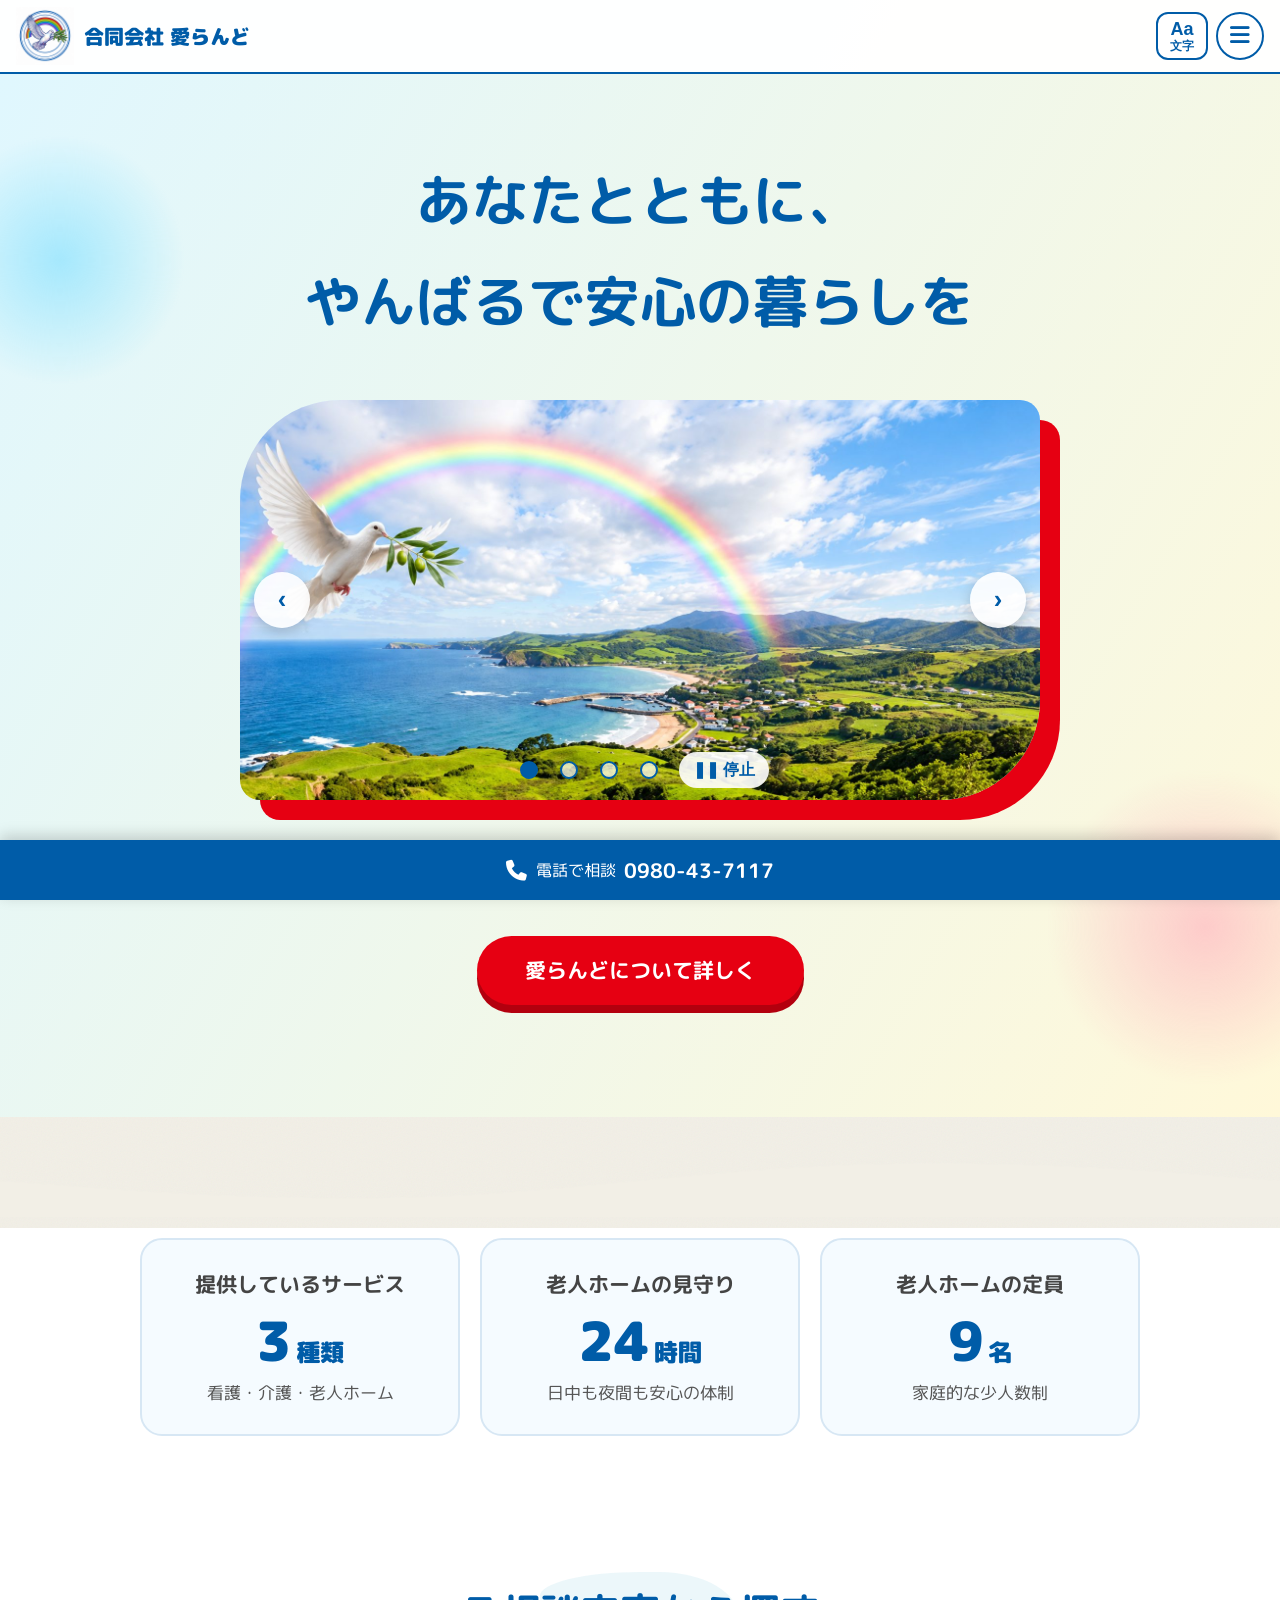
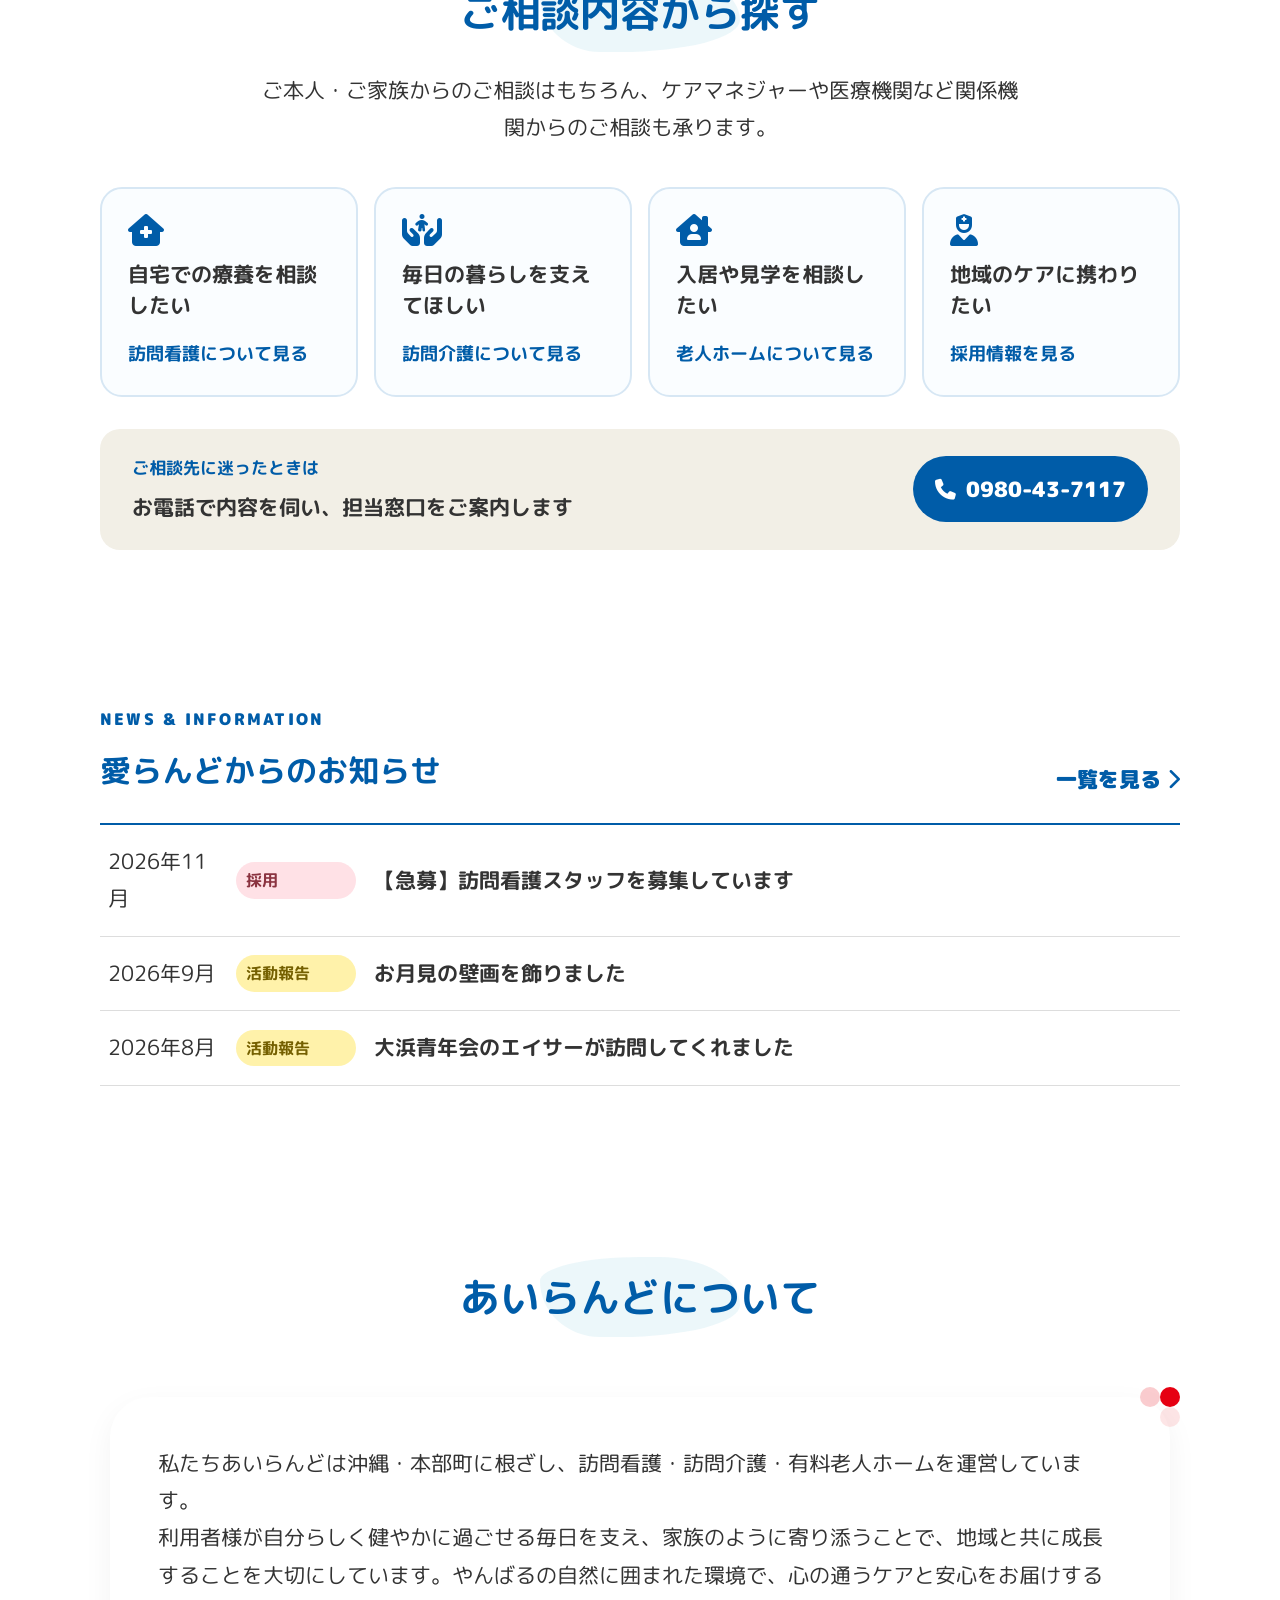
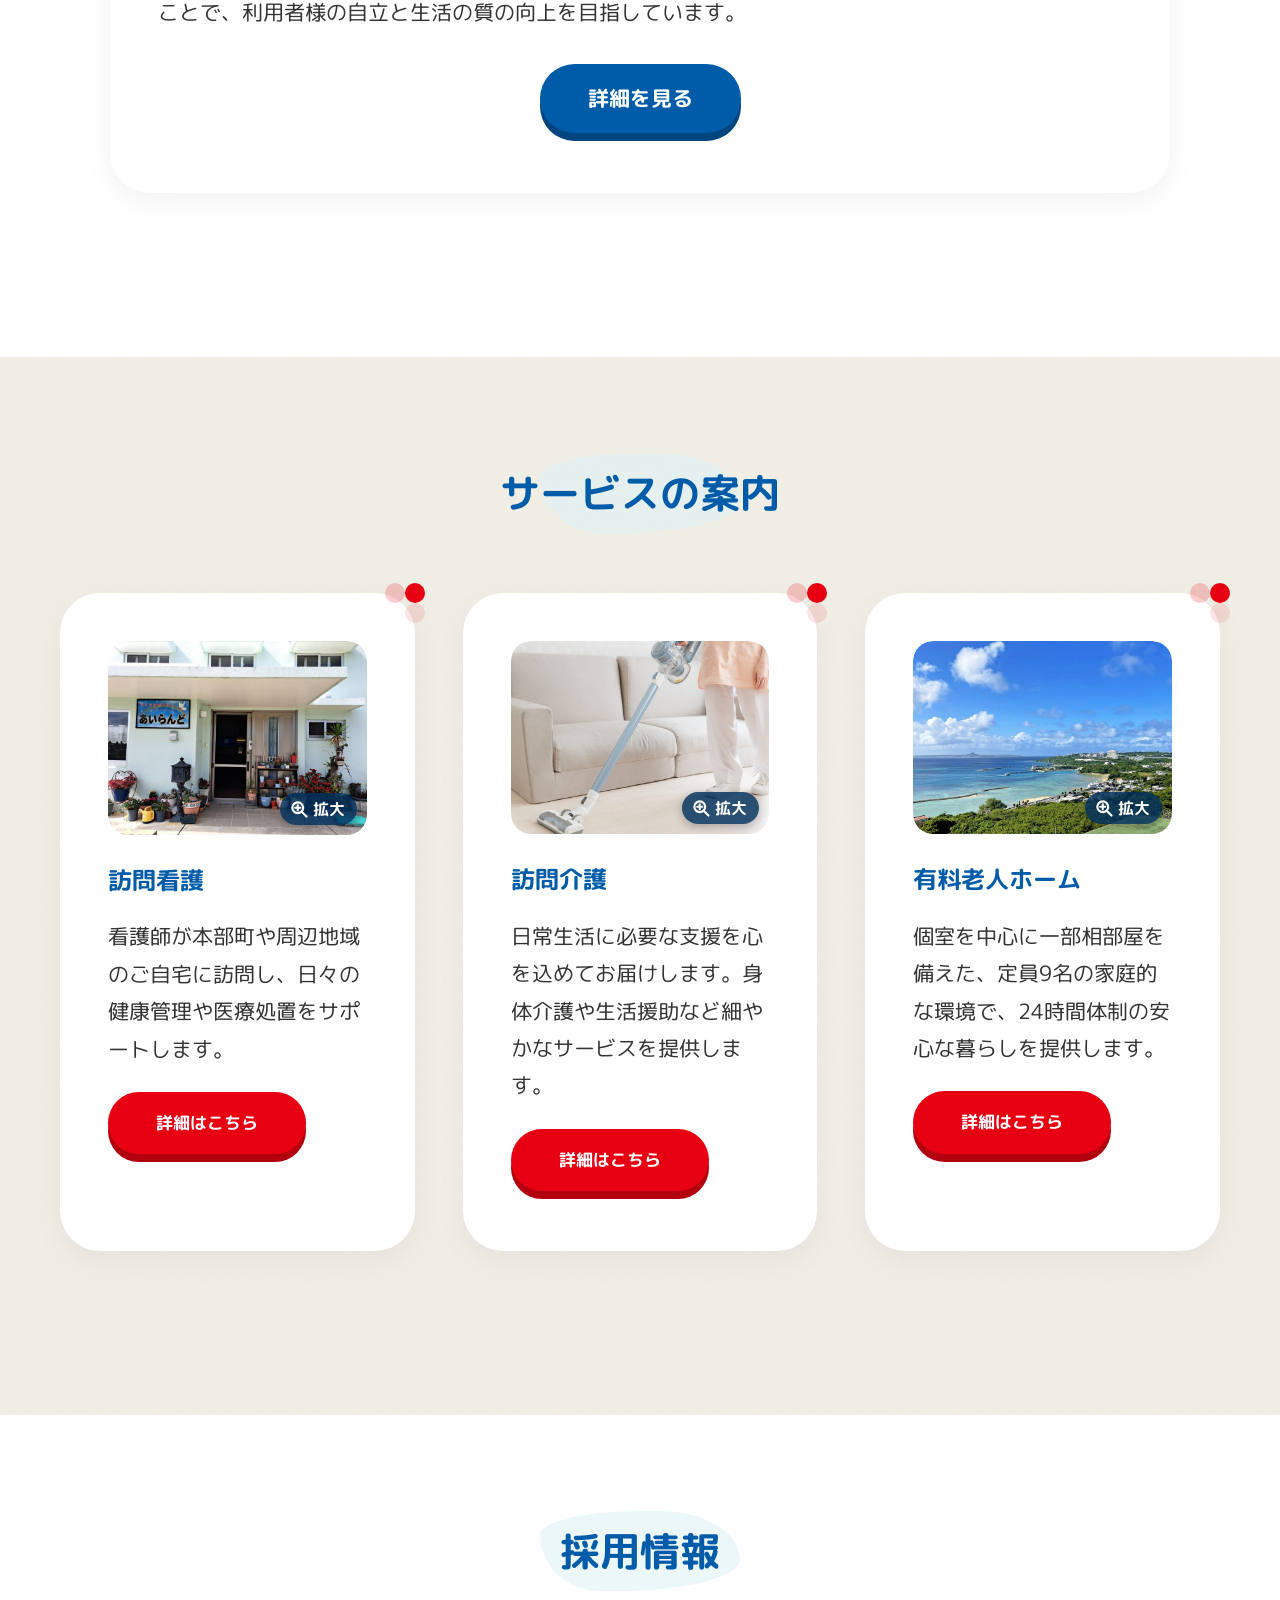
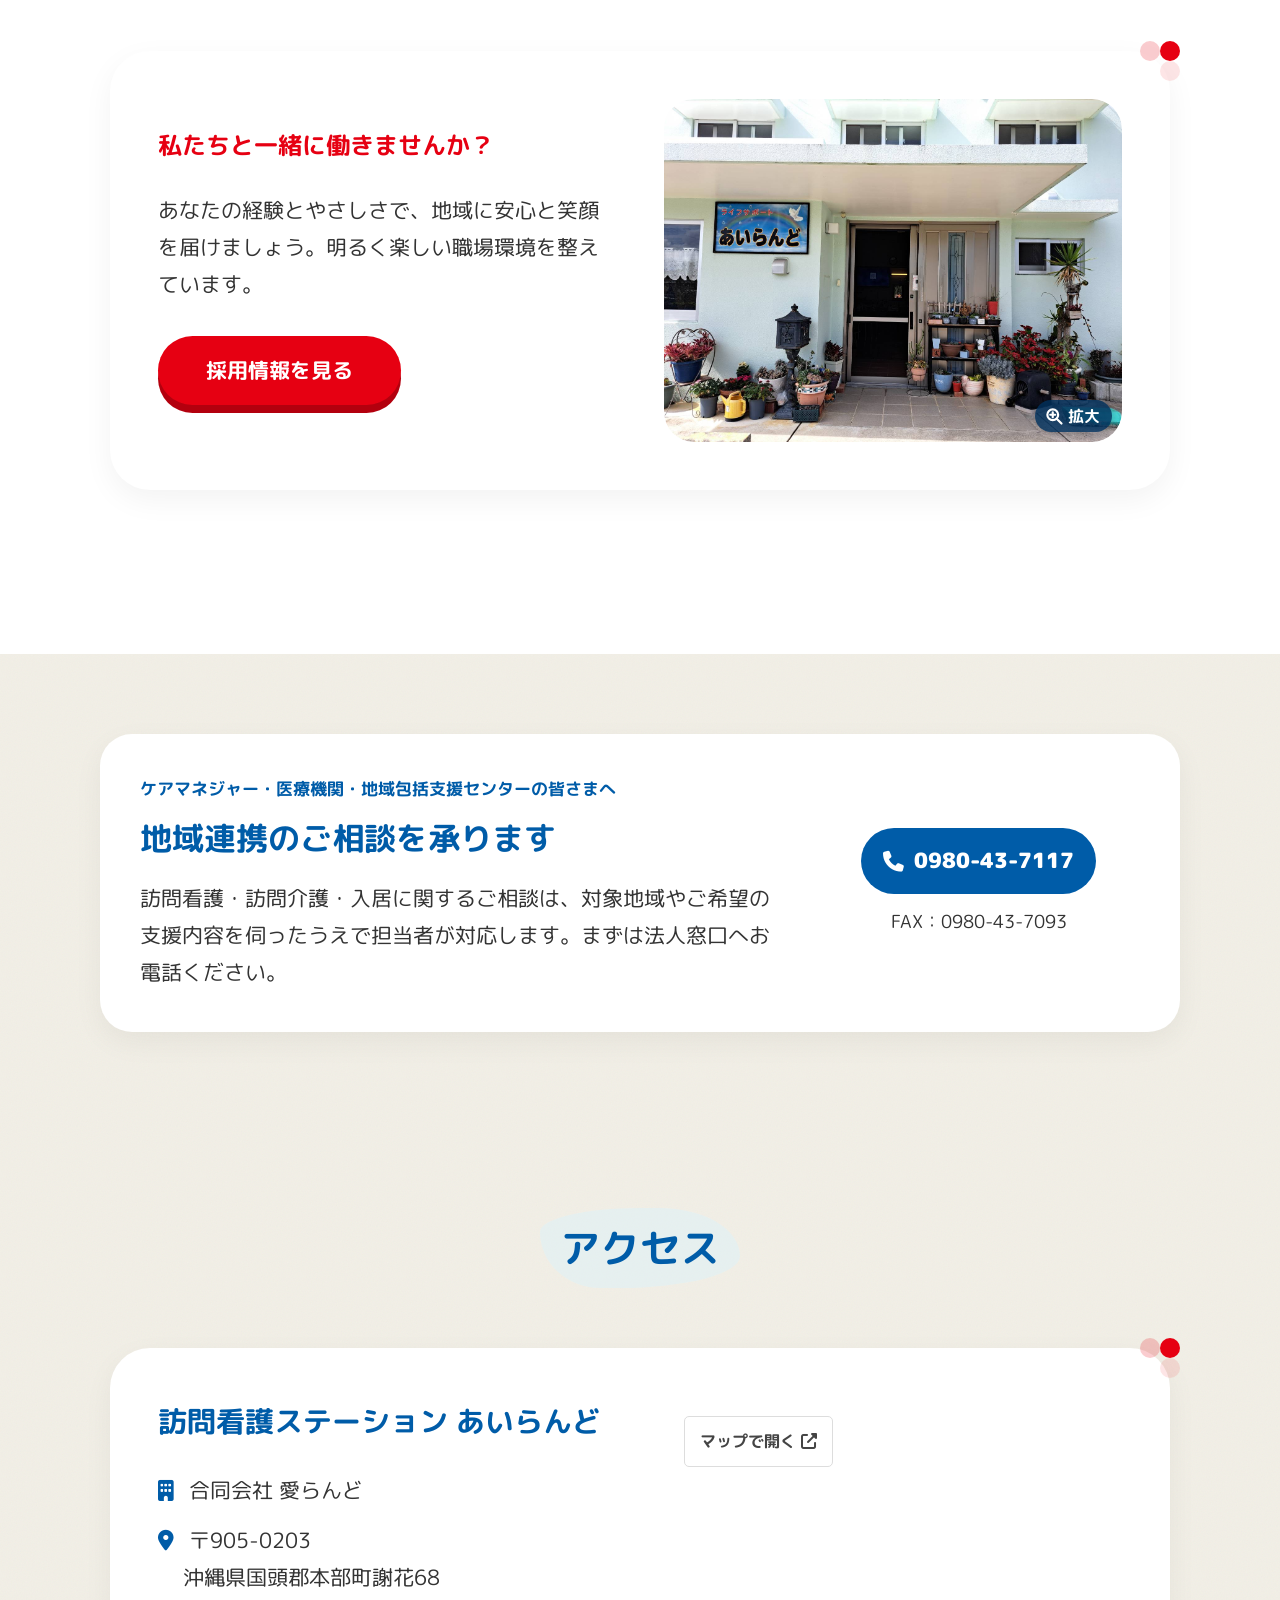
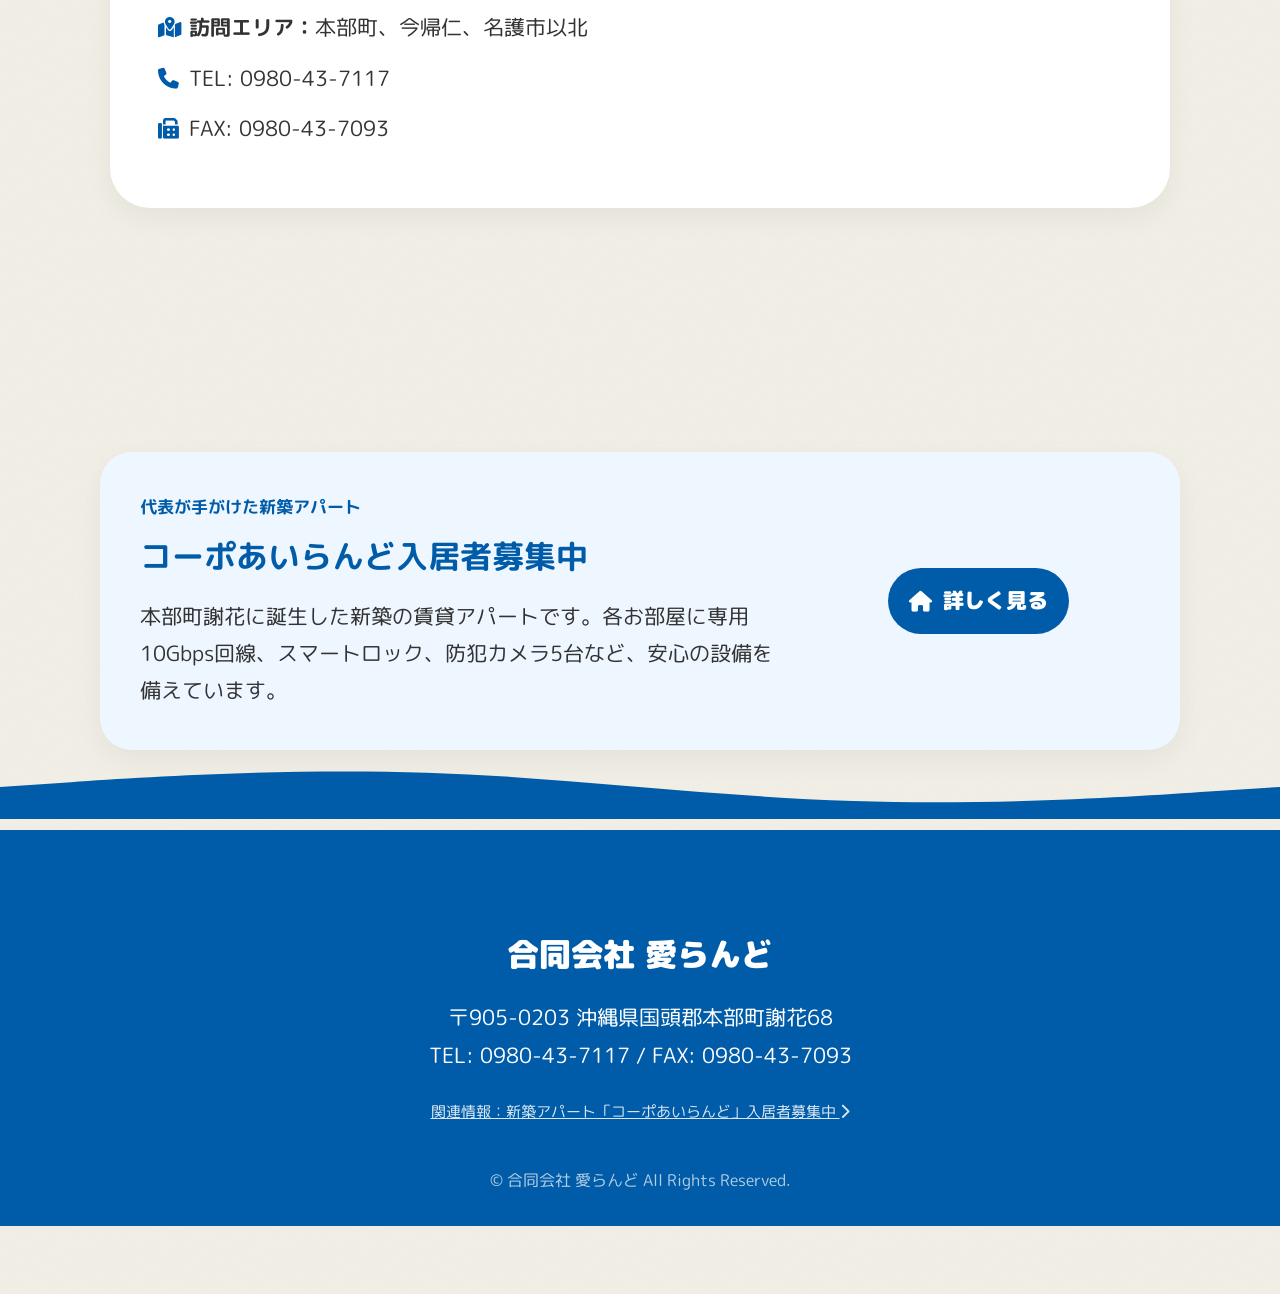
<file: index.html>
<!DOCTYPE html>
<html lang="ja">
<head>
    <meta charset="UTF-8">
    <meta name="viewport" content="width=device-width, initial-scale=1.0">
    <meta name="description" content="沖縄県本部町の合同会社 愛らんど。訪問看護、訪問介護、住宅型有料老人ホームを通じて、やんばる地域の安心な暮らしを支えます。">
    <link rel="icon" href="favicon.svg" type="image/svg+xml">
    <link rel="canonical" href="https://ailand-happy.jp/">
    <meta property="og:type" content="website">
    <meta property="og:title" content="合同会社 愛らんど｜沖縄・本部町の訪問看護・介護施設">
    <meta property="og:description" content="訪問看護・訪問介護・住宅型有料老人ホームを通じて、やんばる地域の安心な暮らしを支えます。">
    <meta property="og:url" content="https://ailand-happy.jp/">
    <meta property="og:image" content="https://ailand-happy.jp/images/ocean.jpg">
    <title>合同会社 愛らんど | 沖縄・本部町の訪問看護・介護施設</title>
    <link href="https://fonts.googleapis.com/css2?family=M+PLUS+Rounded+1c:wght@400;700;900&display=swap" rel="stylesheet">
    <link rel="stylesheet" href="https://cdnjs.cloudflare.com/ajax/libs/font-awesome/6.4.0/css/all.min.css">
    <link rel="stylesheet" href="styles.css">
    <link rel="stylesheet" href="motion.css">
    <script type="application/ld+json">
    {"@context":"https://schema.org","@type":"MedicalBusiness","name":"合同会社 愛らんど","url":"https://ailand-happy.jp/","image":"https://ailand-happy.jp/images/ocean.jpg","telephone":"0980-43-7117","address":{"@type":"PostalAddress","postalCode":"905-0203","addressRegion":"沖縄県","addressLocality":"国頭郡本部町","streetAddress":"謝花68","addressCountry":"JP"},"areaServed":["本部町","今帰仁村","名護市以北"],"hasMap":"https://maps.app.goo.gl/3Eu3qzjx5qtb6wbb9"}
    </script>
</head>
<body>
    <!-- Header -->
    <header>
        <div class="header-container">
            <a href="index.html" class="logo-section">
                <img class="brand-logo" src="images/ailand-logo.png" alt="愛らんどロゴ" width="58" height="58">
                合同会社 愛らんど
            </a>
            <button class="menu-toggle" type="button" aria-expanded="false" aria-controls="global-nav">
                <span class="sr-only">メニューを開く</span>
                <i class="fa-solid fa-bars" aria-hidden="true"></i>
            </button>
            <nav class="nav-section" id="global-nav">
                <ul>
                    <li><a href="index.html">トップ</a></li>
                    <li><a href="about.html">愛らんどについて</a></li>
                    <li><a href="homenurse.html">訪問看護</a></li>
                    <li><a href="care.html">訪問介護</a></li>
                    <li><a href="senior.html">老人ホーム</a></li>
                    <li><a href="recruit.html">採用情報</a></li>
                    <li><a href="updates.html">お知らせ</a></li>
                </ul>
            </nav>
            <div class="header-ctas">
                <a href="tel:0980437117" class="cta-block tel">
                    <span>お電話でのお問い合わせ</span>
                    <strong>0980-43-7117</strong>
                </a>
                <a href="contact.html" class="cta-block contact">
                    <span>メールでのお問い合わせ</span>
                    <strong>CONTACT</strong>
                </a>
            </div>
        </div>
    </header>

    <!-- Hero Section -->
    <section class="hero">
        <div class="container" style="max-width: 1000px; margin: 0 auto;">
            <h1>あなたとともに、<br>やんばるで<span class="nw">安心の暮らしを</span></h1>
            <div class="hero-illust hero-slider" role="region" aria-roledescription="スライドショー" aria-label="愛らんどの風景">
                <img class="slide is-active" src="images/hero-rainbow.jpg" alt="虹と白い鳩が彩る海と緑の風景" width="1926" height="816">
                <img class="slide" src="images/slide-rainbow.jpg" alt="本部町の海にかかる虹" loading="lazy">
                <img class="slide" src="images/slide-ocean.jpg" alt="やんばるの青い海と緑" loading="lazy">
                <img class="slide" src="images/slide-exterior.jpg" alt="愛らんどの建物外観" loading="lazy">
                <button type="button" class="slider-btn prev" aria-label="前の写真">‹</button>
                <button type="button" class="slider-btn next" aria-label="次の写真">›</button>
            </div>
            <p style="font-size: 1.4rem; font-weight: 700; color: #444;">ひとりひとりの笑顔を支える、心と手の届くケアを。</p>
            <a href="about.html" class="btn-round" style="margin-top: 3rem;">愛らんどについて詳しく</a>
        </div>
    </section>

    <!-- Wave Divider -->
    <svg class="wavy-divider" viewBox="0 0 1440 100" preserveAspectRatio="none">
        <path d="M0,64L80,69.3C160,75,320,85,480,80C640,75,800,53,960,48C1120,43,1280,53,1360,58.7L1440,64L1440,100L1360,100C1280,100,1120,100,960,100C800,100,640,100,480,100C320,100,160,100,80,100L0,100Z"></path>
    </svg>

    <section class="stats-section" aria-label="数字で見る愛らんど">
        <div class="stats-grid">
            <div class="stat"><span class="stat-label">提供しているサービス</span><span class="stat-value"><span class="num" data-count="3">3</span><span class="unit">種類</span></span><span class="stat-note">看護・介護・老人ホーム</span></div>
            <div class="stat"><span class="stat-label">老人ホームの見守り</span><span class="stat-value"><span class="num" data-count="24">24</span><span class="unit">時間</span></span><span class="stat-note">日中も夜間も安心の体制</span></div>
            <div class="stat"><span class="stat-label">老人ホームの定員</span><span class="stat-value"><span class="num" data-count="9">9</span><span class="unit">名</span></span><span class="stat-note">家庭的な少人数制</span></div>
        </div>
    </section>

    <section class="guide-section" aria-labelledby="guide-title">
        <div class="container content-container">
            <div class="section-title compact-title"><h2 id="guide-title">ご相談内容から探す</h2></div>
            <p class="section-intro">ご本人・ご家族からのご相談はもちろん、ケアマネジャーや医療機関など関係機関からのご相談も承ります。</p>
            <div class="guide-grid">
                <a class="guide-card" href="homenurse.html"><i class="fa-solid fa-house-medical" aria-hidden="true"></i><strong>自宅での療養を相談したい</strong><span>訪問看護について見る</span></a>
                <a class="guide-card" href="care.html"><i class="fa-solid fa-hands-holding-child" aria-hidden="true"></i><strong>毎日の暮らしを支えてほしい</strong><span>訪問介護について見る</span></a>
                <a class="guide-card" href="senior.html"><i class="fa-solid fa-house-chimney-user" aria-hidden="true"></i><strong>入居や見学を相談したい</strong><span>老人ホームについて見る</span></a>
                <a class="guide-card" href="recruit.html"><i class="fa-solid fa-user-nurse" aria-hidden="true"></i><strong>地域のケアに携わりたい</strong><span>採用情報を見る</span></a>
            </div>
            <div class="phone-consultation">
                <div><span class="support-label">ご相談先に迷ったときは</span><strong>お電話で内容を伺い、担当窓口をご案内します</strong></div>
                <a href="tel:0980437117" class="phone-button"><i class="fa-solid fa-phone" aria-hidden="true"></i> 0980-43-7117</a>
            </div>
        </div>
    </section>

    <section class="home-news-section" aria-labelledby="home-news-title">
        <div class="container content-container">
            <div class="home-news-heading">
                <div><p class="eyebrow">NEWS &amp; INFORMATION</p><h2 id="home-news-title">愛らんどからの<span class="nw">お知らせ</span></h2></div>
                <a class="text-link" href="updates.html">一覧を見る <i class="fa-solid fa-chevron-right" aria-hidden="true"></i></a>
            </div>
            <div class="home-news-list">
                <a href="updates.html" class="home-news-item"><time datetime="2026-11">2026年11月</time><span class="category recruit">採用</span><strong>【急募】訪問看護スタッフを募集しています</strong></a>
                <a href="updates.html" class="home-news-item"><time datetime="2026-09">2026年9月</time><span class="category activity">活動報告</span><strong>お月見の壁画を飾りました</strong></a>
                <a href="updates.html" class="home-news-item"><time datetime="2026-08">2026年8月</time><span class="category activity">活動報告</span><strong>大浜青年会のエイサーが訪問してくれました</strong></a>
            </div>
        </div>
    </section>

    <!-- About Section -->
    <section style="background: white; padding: 100px 0;">
        <div class="container" style="max-width: 1100px; margin: 0 auto; padding: 0 20px;">
            <div class="section-title">
                <h2>あいらんどについて</h2>
            </div>
            <div class="blob-card">
                <p>私たちあいらんどは沖縄・本部町に根ざし、訪問看護・訪問介護・有料老人ホームを運営しています。</p>
                <p>利用者様が自分らしく健やかに過ごせる毎日を支え、家族のように寄り添うことで、地域と共に成長することを大切にしています。やんばるの自然に囲まれた環境で、心の通うケアと安心をお届けすることで、利用者様の自立と生活の質の向上を目指しています。</p>
                <div style="text-align: center; margin-top: 2rem;">
                    <a href="about.html" class="btn-round" style="background-color: var(--primary-blue); box-shadow: 0 8px 0 #00457e;">詳細を見る</a>
                </div>
            </div>
        </div>
    </section>

    <!-- Services Section -->
    <section style="padding: 100px 0;">
        <div class="container" style="max-width: 1200px; margin: 0 auto; padding: 0 20px;">
            <div class="section-title">
                <h2>サービスの案内</h2>
            </div>
            <div class="grid-2" style="grid-template-columns: repeat(auto-fit, minmax(350px, 1fr));">
                <div class="blob-card">
                    <img src="images/exterior.jpg" alt="訪問看護" style="width: 100%; border-radius: 20px; margin-bottom: 1.5rem;">
                    <h3 style="margin-bottom: 1rem;">訪問看護</h3>
                    <p>看護師が本部町や周辺地域のご自宅に訪問し、日々の健康管理や医療処置をサポートします。</p>
                    <a href="homenurse.html" class="btn-round" style="margin-top: 1.5rem; font-size: 1.05rem;">詳細はこちら</a>
                </div>
                <div class="blob-card">
                    <img src="images/cleaning.jpg" alt="訪問介護" style="width: 100%; border-radius: 20px; margin-bottom: 1.5rem;">
                    <h3 style="margin-bottom: 1rem;">訪問介護</h3>
                    <p>日常生活に必要な支援を心を込めてお届けします。身体介護や生活援助など細やかなサービスを提供します。</p>
                    <a href="care.html" class="btn-round" style="margin-top: 1.5rem; font-size: 1.05rem;">詳細はこちら</a>
                </div>
                <div class="blob-card">
                    <img src="images/ocean.jpg" alt="有料老人ホーム" style="width: 100%; border-radius: 20px; margin-bottom: 1.5rem;">
                    <h3 style="margin-bottom: 1rem;">有料老人ホーム</h3>
                    <p>個室を中心に一部相部屋を備えた、定員9名の家庭的な環境で、24時間体制の安心な暮らしを提供します。</p>
                    <a href="senior.html" class="btn-round" style="margin-top: 1.5rem; font-size: 1.05rem;">詳細はこちら</a>
                </div>
            </div>
        </div>
    </section>

    <!-- Recruit Section -->
    <section style="background-color: #fff; padding: 100px 0;">
        <div class="container" style="max-width: 1100px; margin: 0 auto; padding: 0 20px;">
            <div class="section-title">
                <h2>採用情報</h2>
            </div>
            <div class="blob-card" style="display: flex; flex-wrap: wrap; align-items: center; gap: 3rem;">
                <div style="flex: 1; min-width: 300px;">
                    <h3 style="color: var(--accent-red); margin-bottom: 1.5rem;">私たちと一緒に働きませんか？</h3>
                    <p>あなたの経験とやさしさで、地域に安心と笑顔を届けましょう。明るく楽しい職場環境を整えています。</p>
                    <a href="recruit.html" class="btn-round" style="margin-top: 2rem;">採用情報を見る</a>
                </div>
                <div style="flex: 1; min-width: 300px;">
                    <img src="images/exterior.jpg" alt="採用イメージ" style="width: 100%; border-radius: 30px;">
                </div>
            </div>
        </div>
    </section>

    <section class="partner-section" aria-labelledby="partner-title">
        <div class="container content-container">
            <div class="partner-panel">
                <div>
                    <span class="support-label">ケアマネジャー・医療機関・地域包括支援センターの皆さまへ</span>
                    <h2 id="partner-title">地域連携の<span class="nw">ご相談を承ります</span></h2>
                    <p>訪問看護・訪問介護・入居に関するご相談は、対象地域やご希望の支援内容を伺ったうえで担当者が対応します。まずは法人窓口へお電話ください。</p>
                </div>
                <div class="partner-contact">
                    <a href="tel:0980437117" class="phone-button"><i class="fa-solid fa-phone" aria-hidden="true"></i> 0980-43-7117</a>
                    <span>FAX：<span class="tel-nw">0980-43-7093</span></span>
                </div>
            </div>
        </div>
    </section>

    <!-- Access Section -->
    <section id="access" style="padding: 100px 0;">
        <div class="container" style="max-width: 1100px; margin: 0 auto; padding: 0 20px;">
            <div class="section-title">
                <h2>アクセス</h2>
            </div>
            <div class="blob-card">
                <div class="grid-2">
                    <div>
                        <h3 style="color: var(--primary-blue); margin-bottom: 1.5rem; font-size: 1.8rem;"><span class="nw">訪問看護ステーション</span> <span class="nw">あいらんど</span></h3>
                        <p style="margin-bottom: 0.8rem;"><i class="fa-solid fa-building" style="color: var(--primary-blue); width: 25px;"></i> 合同会社 愛らんど</p>
                        <p style="margin-bottom: 0.8rem;"><i class="fa-solid fa-location-dot" style="color: var(--primary-blue); width: 25px;"></i> <span class="tel-nw">〒905-0203</span><br><span style="padding-left: 25px;">沖縄県国頭郡本部町謝花68</span></p>
                        <p style="margin-bottom: 0.8rem;"><i class="fa-solid fa-map-location-dot" style="color: var(--primary-blue); width: 25px;"></i> <strong>訪問エリア：</strong>本部町、今帰仁、名護市以北</p>
                        <p style="margin-bottom: 0.8rem;"><i class="fa-solid fa-phone" style="color: var(--primary-blue); width: 25px;"></i> TEL: <span class="tel-nw">0980-43-7117</span></p>
                        <p style="margin-bottom: 0.8rem;"><i class="fa-solid fa-fax" style="color: var(--primary-blue); width: 25px;"></i> FAX: <span class="tel-nw">0980-43-7093</span></p>
                    </div>
                    <div class="access-map" style="position: relative;">
                        <iframe src="https://www.google.com/maps?q=沖縄県国頭郡本部町謝花68&output=embed" allowfullscreen="" loading="lazy" referrerpolicy="no-referrer-when-downgrade" style="width: 100%; height: 100%; border: none; border-radius: 20px;"></iframe>
                        <a href="https://maps.app.goo.gl/3Eu3qzjx5qtb6wbb9" target="_blank" style="position: absolute; top: 20px; left: 20px; background: white; padding: 10px 15px; border-radius: 5px; text-decoration: none; color: #444; font-size: 1rem; font-weight: bold; border: 1px solid #ddd; display: flex; align-items: center; gap: 5px;">
                            マップで開く <i class="fa-solid fa-up-right-from-square"></i>
                        </a>
                    </div>
                </div>
            </div>
        </div>
    </section>

    <section class="partner-section" aria-labelledby="apartment-title">
        <div class="container content-container">
            <div class="partner-panel" style="background: #eef6ff;">
                <div>
                    <span class="support-label">代表が手がけた新築アパート</span>
                    <h2 id="apartment-title">コーポあいらんど<span class="nw">入居者募集中</span></h2>
                    <p>本部町謝花に誕生した新築の賃貸アパートです。各お部屋に専用10Gbps回線、スマートロック、防犯カメラ5台など、安心の設備を備えています。</p>
                </div>
                <div class="partner-contact">
                    <a href="apartment.html" class="phone-button"><i class="fa-solid fa-house" aria-hidden="true"></i> 詳しく見る</a>
                </div>
            </div>
        </div>
    </section>

    <!-- Footer -->
    <footer>
        <svg class="footer-wave" viewBox="0 0 1440 100" preserveAspectRatio="none">
            <path d="M0,64L80,58.7C160,53,320,43,480,48C640,53,800,75,960,80C1120,85,1280,75,1360,69.3L1440,64L1440,100L1360,100C1280,100,1120,100,960,100C800,100,640,100,480,100C320,100,160,100,80,100L0,100Z"></path>
        </svg>
        <div class="container" style="max-width: 1000px; margin: 0 auto; text-align: center;">
            <div style="font-size: 2rem; font-weight: 900; margin-bottom: 1rem;">合同会社 愛らんど</div>
            <p><span class="tel-nw">〒905-0203</span> 沖縄県国頭郡本部町謝花68</p>
            <p>TEL: <span class="tel-nw">0980-43-7117</span> / FAX: <span class="tel-nw">0980-43-7093</span></p>
            <div style="margin-top: 1.5rem; font-size: 0.95rem; opacity: 0.85;">
                <a href="apartment.html" style="color: inherit; text-decoration: underline;">関連情報：新築アパート「コーポあいらんど」入居者募集中 <i class="fa-solid fa-chevron-right" aria-hidden="true"></i></a>
            </div>
            <div style="margin-top: 2.5rem; font-size: 1rem; opacity: 0.7;">
                &copy; 合同会社 愛らんど All Rights Reserved.
            </div>
        </div>
    </footer>
    <a class="mobile-phone-bar" href="tel:0980437117"><i class="fa-solid fa-phone" aria-hidden="true"></i><span>電話で相談</span><strong>0980-43-7117</strong></a>
    <script src="script.js"></script>
    <script src="motion.js"></script>
</body>
</html>
</file>
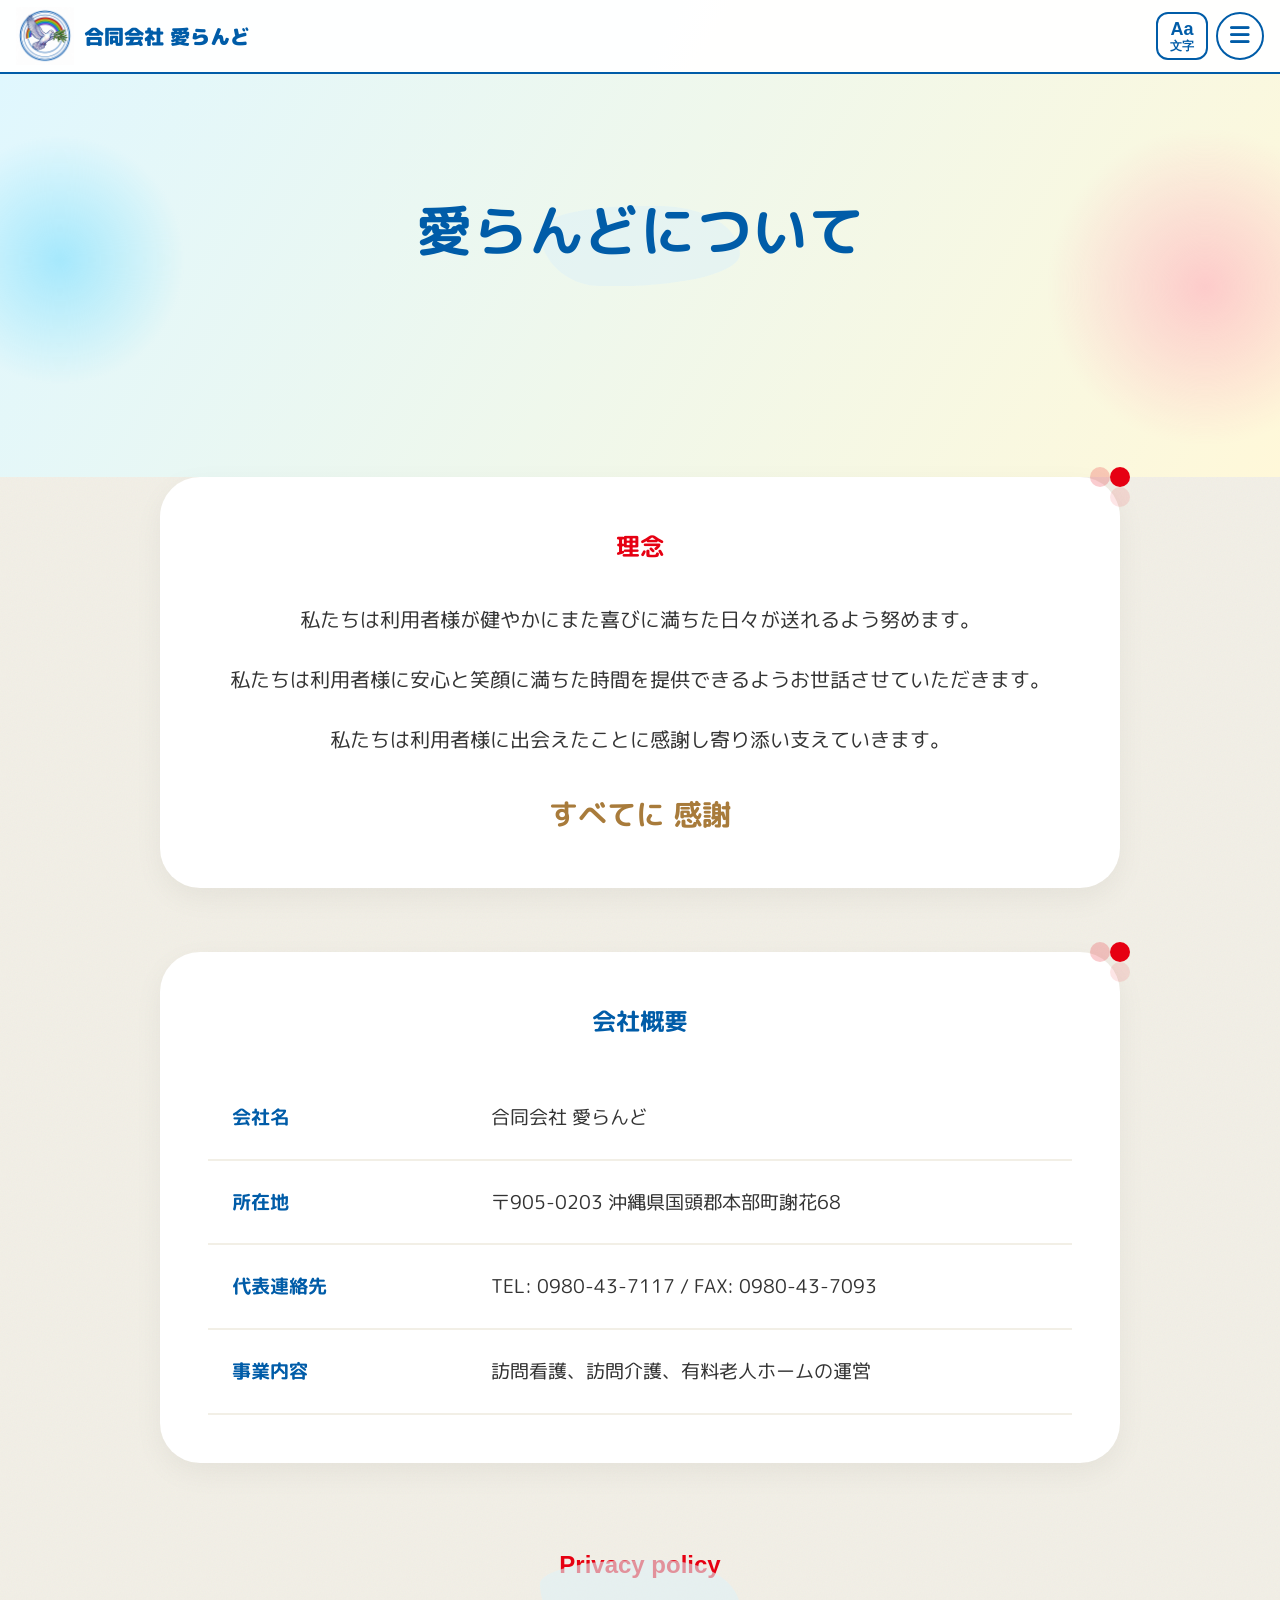
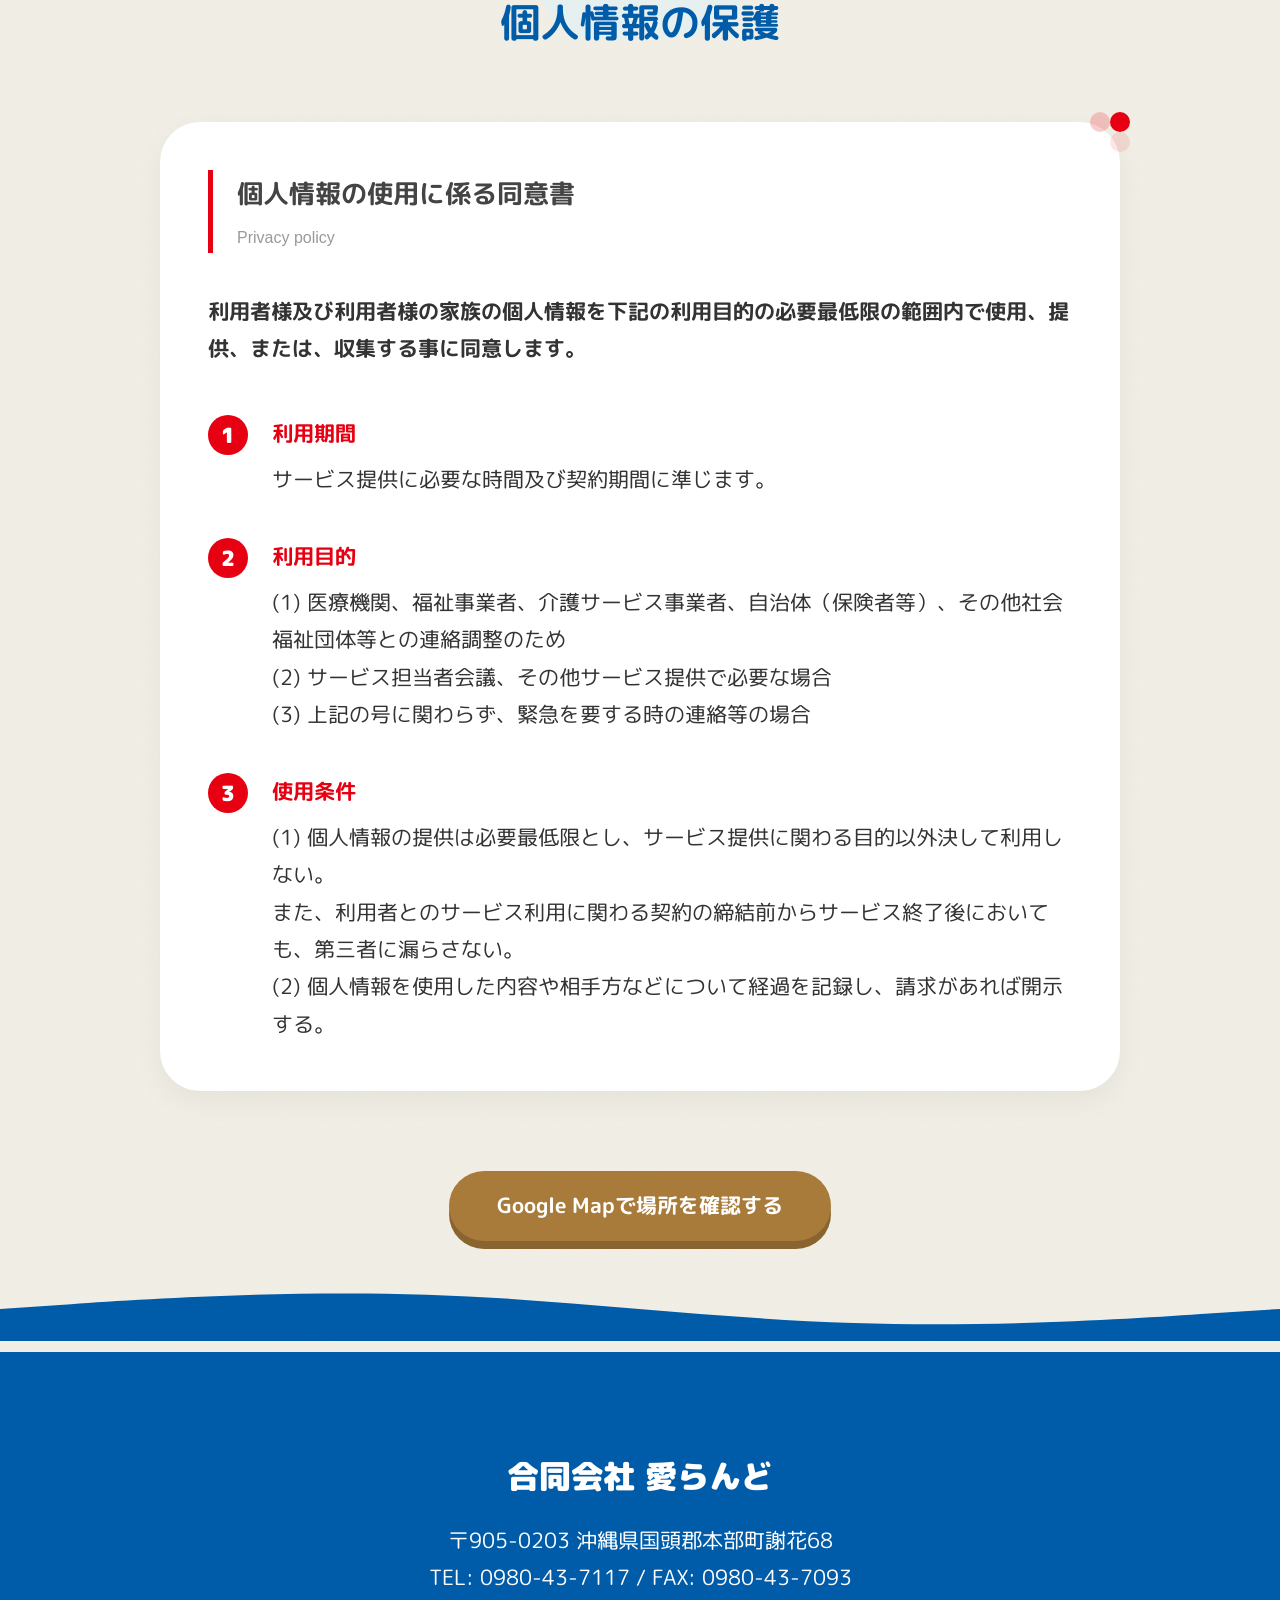
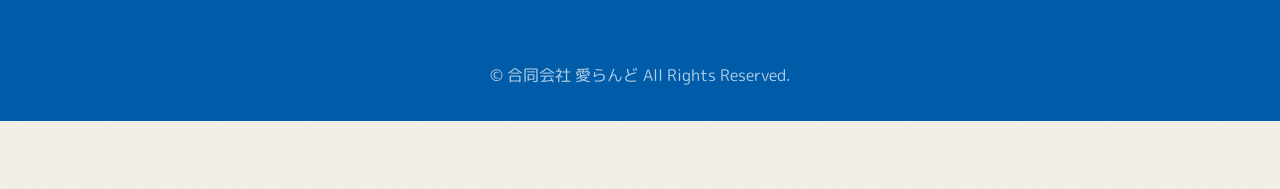
<file: about.html>
<!DOCTYPE html>
<html lang="ja">
<head>
    <meta charset="UTF-8">
    <meta name="viewport" content="width=device-width, initial-scale=1.0">
    <title>愛らんどについて | 合同会社 愛らんど</title>
    <meta name="description" content="沖縄県本部町の合同会社 愛らんどについて。やんばる地域に根ざし、訪問看護・訪問介護・住宅型有料老人ホームを運営しています。">
    <link rel="icon" href="favicon.svg" type="image/svg+xml">
    <link rel="canonical" href="https://ailand-happy.jp/about.html">
    <meta property="og:type" content="website">
    <meta property="og:title" content="愛らんどについて | 合同会社 愛らんど">
    <meta property="og:description" content="沖縄県本部町の合同会社 愛らんどについて。やんばる地域に根ざし、訪問看護・訪問介護・住宅型有料老人ホームを運営しています。">
    <meta property="og:url" content="https://ailand-happy.jp/about.html">
    <meta property="og:image" content="https://ailand-happy.jp/images/ocean.jpg">
    <link href="https://fonts.googleapis.com/css2?family=M+PLUS+Rounded+1c:wght@400;700;900&display=swap" rel="stylesheet">
    <link rel="stylesheet" href="https://cdnjs.cloudflare.com/ajax/libs/font-awesome/6.4.0/css/all.min.css">
    <link rel="stylesheet" href="styles.css">
    <link rel="stylesheet" href="motion.css">
    <script type="application/ld+json">
    {"@context":"https://schema.org","@type":"MedicalBusiness","name":"合同会社 愛らんど","url":"https://ailand-happy.jp/","image":"https://ailand-happy.jp/images/ocean.jpg","telephone":"0980-43-7117","address":{"@type":"PostalAddress","postalCode":"905-0203","addressRegion":"沖縄県","addressLocality":"国頭郡本部町","streetAddress":"謝花68","addressCountry":"JP"},"areaServed":["本部町","今帰仁村","名護市以北"],"hasMap":"https://maps.app.goo.gl/3Eu3qzjx5qtb6wbb9"}
    </script>
</head>
<body>
    <header>
        <div class="header-container">
            <a href="index.html" class="logo-section">
                <img class="brand-logo" src="images/ailand-logo.png" alt="愛らんどロゴ" width="58" height="58">
                合同会社 愛らんど
            </a>
            <button class="menu-toggle" type="button" aria-expanded="false" aria-controls="global-nav"><span class="sr-only">メニューを開く</span><i class="fa-solid fa-bars" aria-hidden="true"></i></button>
            <nav class="nav-section" id="global-nav">
                <ul>
                    <li><a href="index.html">トップ</a></li>
                    <li><a href="about.html" style="color: var(--accent-red);">愛らんどについて</a></li>
                    <li><a href="homenurse.html">訪問看護</a></li>
                    <li><a href="care.html">訪問介護</a></li>
                    <li><a href="senior.html">老人ホーム</a></li>
                    <li><a href="recruit.html">採用情報</a></li>
                    <li><a href="updates.html">お知らせ</a></li>
                </ul>
            </nav>
            <div class="header-ctas">
                <a href="tel:0980437117" class="cta-block tel">
                    <span>お電話でのお問い合わせ</span>
                    <strong>0980-43-7117</strong>
                </a>
                <a href="contact.html" class="cta-block contact">
                    <span>メールでのお問い合わせ</span>
                    <strong>CONTACT</strong>
                </a>
            </div>
        </div>
    </header>

    <section class="hero" style="padding-top: 180px;">
        <div class="container" style="max-width: 1000px; margin: 0 auto;">
            <div class="section-title">
                <h1>愛らんどについて</h1>
            </div>
        </div>
    </section>

    <div class="container" style="max-width: 1000px; margin: 0 auto; padding: 0 20px 100px;">
        <!-- 理念 -->
        <div class="blob-card">
            <h3 style="color: var(--accent-red); margin-bottom: 2rem; text-align: center;">理念</h3>
            <ul style="list-style: none; text-align: center; font-size: 1.25rem;">
                <li style="margin-bottom: 1.5rem;">私たちは利用者様が健やかにまた喜びに満ちた日々が送れるよう努めます。</li>
                <li style="margin-bottom: 1.5rem;">私たちは利用者様に安心と笑顔に満ちた時間を提供できるようお世話させていただきます。</li>
                <li style="margin-bottom: 1.5rem;">私たちは利用者様に出会えたことに感謝し寄り添い支えていきます。</li>
            </ul>
            <p style="text-align: center; font-weight: bold; font-size: 1.8rem; margin-top: 2rem; color: var(--accent-gold);">すべてに 感謝</p>
        </div>

        <!-- 会社概要 -->
        <div class="blob-card">
            <h3 style="color: var(--primary-blue); margin-bottom: 2rem; text-align: center;">会社概要</h3>
            <table style="width: 100%; border-collapse: collapse; font-size: 1.2rem;">
                <tr style="border-bottom: 2px solid #f2efe6;">
                    <th style="width: 30%; text-align: left; padding: 1.5rem; color: var(--primary-blue);">会社名</th>
                    <td style="padding: 1.5rem;">合同会社 愛らんど</td>
                </tr>
                <tr style="border-bottom: 2px solid #f2efe6;">
                    <th style="text-align: left; padding: 1.5rem; color: var(--primary-blue);">所在地</th>
                    <td style="padding: 1.5rem;"><span class="tel-nw">〒905-0203</span> 沖縄県国頭郡本部町謝花68</td>
                </tr>
                <tr style="border-bottom: 2px solid #f2efe6;">
                    <th style="text-align: left; padding: 1.5rem; color: var(--primary-blue);">代表連絡先</th>
                    <td style="padding: 1.5rem;">TEL: <span class="tel-nw">0980-43-7117</span> / FAX: <span class="tel-nw">0980-43-7093</span></td>
                </tr>
                <tr style="border-bottom: 2px solid #f2efe6;">
                    <th style="text-align: left; padding: 1.5rem; color: var(--primary-blue);">事業内容</th>
                    <td style="padding: 1.5rem;">訪問看護、訪問介護、有料老人ホームの運営</td>
                </tr>
            </table>
        </div>

        <!-- プライバシーポリシー -->
        <div class="section-title" style="margin-top: 5rem;">
            <p style="color: var(--accent-red); font-weight: 900; font-size: 1.5rem; font-family: 'Arial', sans-serif;">Privacy policy</p>
            <h2 id="privacy">個人情報の保護</h2>
        </div>
        <div class="blob-card">
            <div style="border-left: 5px solid var(--accent-red); padding-left: 1.5rem; margin-bottom: 2.5rem;">
                <h3 style="color: #444; font-size: 1.6rem; margin-bottom: 0.5rem;">個人情報の使用に係る同意書</h3>
                <p style="color: #999; font-size: 1rem; font-family: 'Arial', sans-serif;">Privacy policy</p>
            </div>
            <p style="margin-bottom: 3rem; font-weight: bold;">利用者様及び利用者様の家族の個人情報を下記の利用目的の必要最低限の範囲内で使用、提供、または、収集する事に同意します。</p>
            
            <div style="display: flex; flex-direction: column; gap: 2.5rem;">
                <!-- 1 -->
                <div style="display: flex; gap: 1.5rem; align-items: flex-start;">
                    <div style="background: var(--accent-red); color: white; border-radius: 50%; width: 40px; height: 40px; display: flex; align-items: center; justify-content: center; font-weight: 900; flex-shrink: 0;">1</div>
                    <div>
                        <h4 style="color: var(--accent-red); font-size: 1.3rem; margin-bottom: 0.5rem;">利用期間</h4>
                        <p>サービス提供に必要な時間及び契約期間に準じます。</p>
                    </div>
                </div>
                <!-- 2 -->
                <div style="display: flex; gap: 1.5rem; align-items: flex-start;">
                    <div style="background: var(--accent-red); color: white; border-radius: 50%; width: 40px; height: 40px; display: flex; align-items: center; justify-content: center; font-weight: 900; flex-shrink: 0;">2</div>
                    <div>
                        <h4 style="color: var(--accent-red); font-size: 1.3rem; margin-bottom: 0.5rem;">利用目的</h4>
                        <ul style="list-style: none; padding-left: 0;">
                            <li>(1) 医療機関、福祉事業者、介護サービス事業者、自治体（保険者等）、その他社会福祉団体等との連絡調整のため</li>
                            <li>(2) サービス担当者会議、その他サービス提供で必要な場合</li>
                            <li>(3) 上記の号に関わらず、緊急を要する時の連絡等の場合</li>
                        </ul>
                    </div>
                </div>
                <!-- 3 -->
                <div style="display: flex; gap: 1.5rem; align-items: flex-start;">
                    <div style="background: var(--accent-red); color: white; border-radius: 50%; width: 40px; height: 40px; display: flex; align-items: center; justify-content: center; font-weight: 900; flex-shrink: 0;">3</div>
                    <div>
                        <h4 style="color: var(--accent-red); font-size: 1.3rem; margin-bottom: 0.5rem;">使用条件</h4>
                        <ul style="list-style: none; padding-left: 0;">
                            <li>(1) 個人情報の提供は必要最低限とし、サービス提供に関わる目的以外決して利用しない。<br>また、利用者とのサービス利用に関わる契約の締結前からサービス終了後においても、第三者に漏らさない。</li>
                            <li>(2) 個人情報を使用した内容や相手方などについて経過を記録し、請求があれば開示する。</li>
                        </ul>
                    </div>
                </div>
            </div>
        </div>

        <div style="text-align: center; margin-top: 5rem;">
            <a href="https://maps.app.goo.gl/3Eu3qzjx5qtb6wbb9" target="_blank" class="btn-round" style="background-color: var(--accent-gold); box-shadow: 0 8px 0 #8a642e;">Google Mapで場所を確認する</a>
        </div>
    </div>

    <footer>
        <svg class="footer-wave" viewBox="0 0 1440 100" preserveAspectRatio="none">
            <path d="M0,64L80,58.7C160,53,320,43,480,48C640,53,800,75,960,80C1120,85,1280,75,1360,69.3L1440,64L1440,100L1360,100C1280,100,1120,100,960,100C800,100,640,100,480,100C320,100,160,100,80,100L0,100Z"></path>
        </svg>
        <div class="container" style="max-width: 1000px; margin: 0 auto; text-align: center;">
            <div style="font-size: 2rem; font-weight: 900; margin-bottom: 1rem;">合同会社 愛らんど</div>
            <p><span class="tel-nw">〒905-0203</span> 沖縄県国頭郡本部町謝花68</p>
            <p>TEL: <span class="tel-nw">0980-43-7117</span> / FAX: <span class="tel-nw">0980-43-7093</span></p>
            <div style="margin-top: 4rem; font-size: 1rem; opacity: 0.7;">
                &copy; 合同会社 愛らんど All Rights Reserved.
            </div>
        </div>
    </footer>
    <script src="script.js"></script>
    <script src="motion.js"></script>
</body>
</html>
</file>
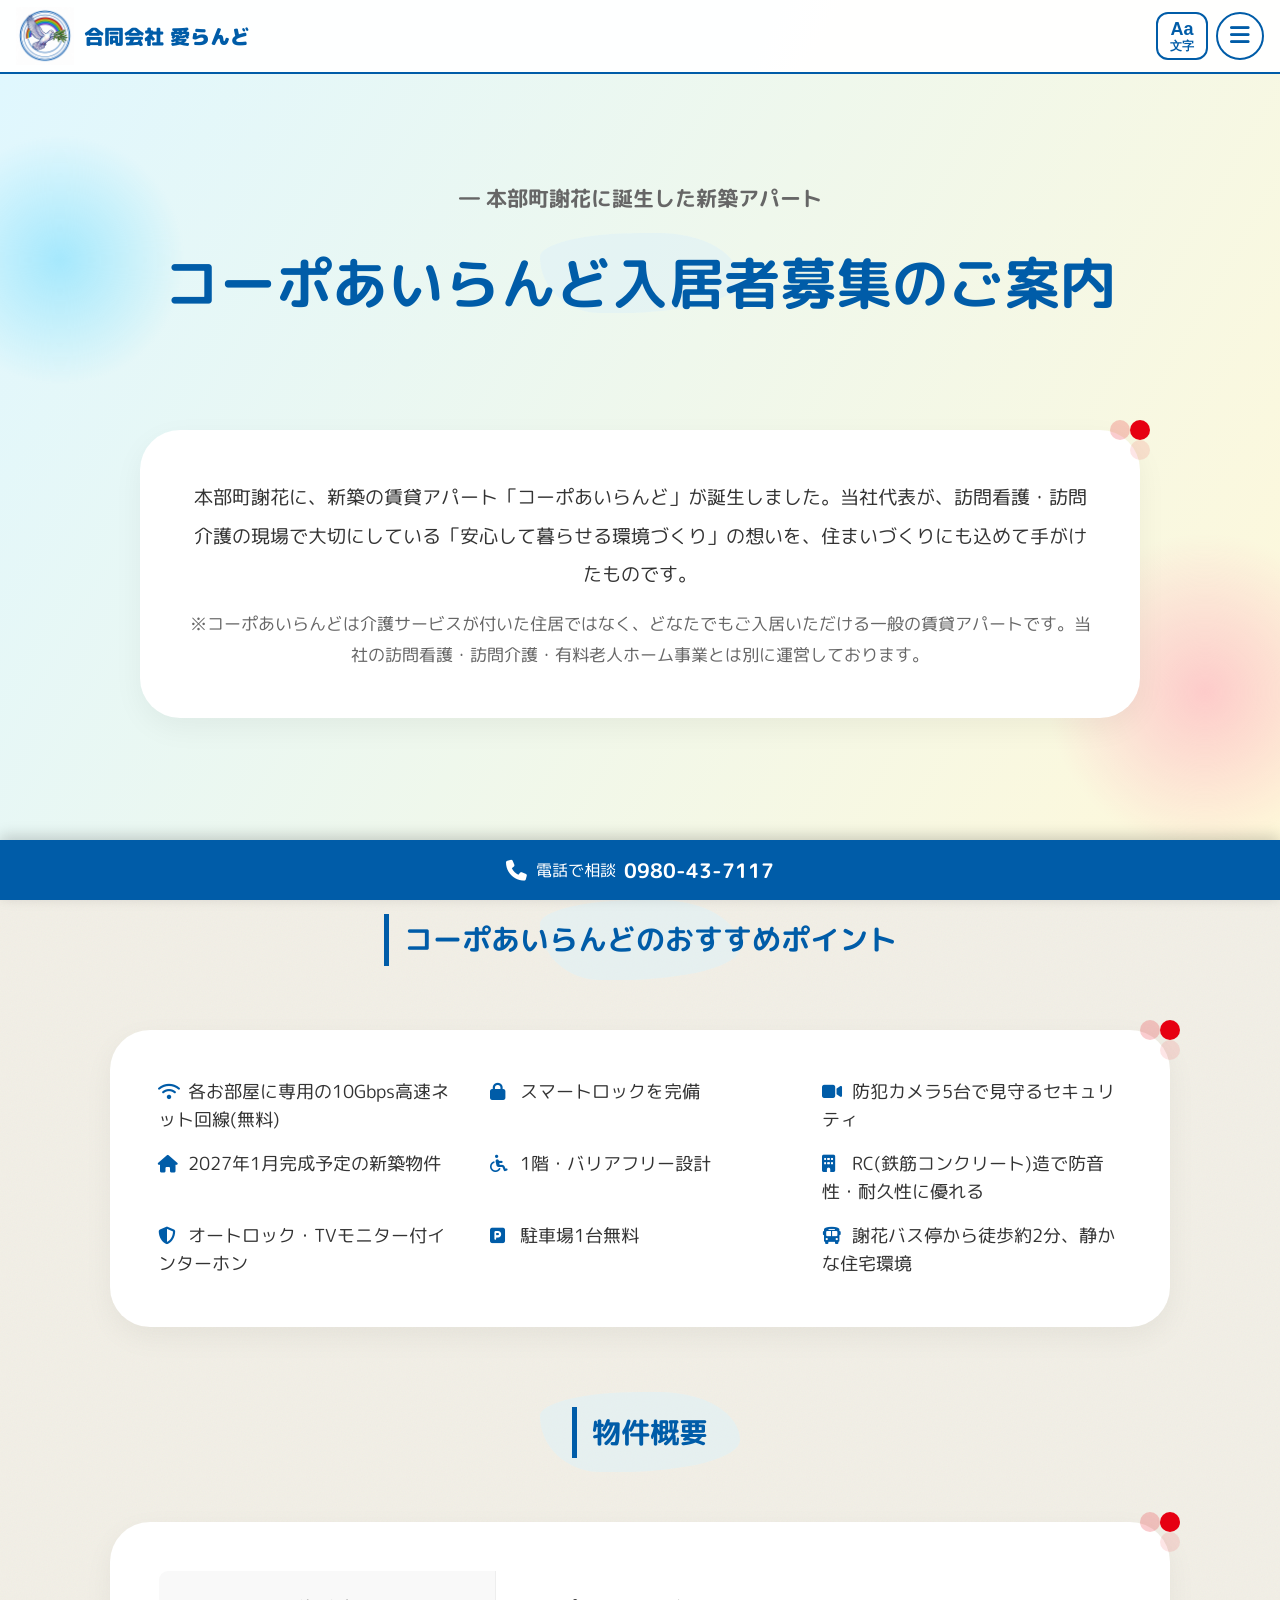
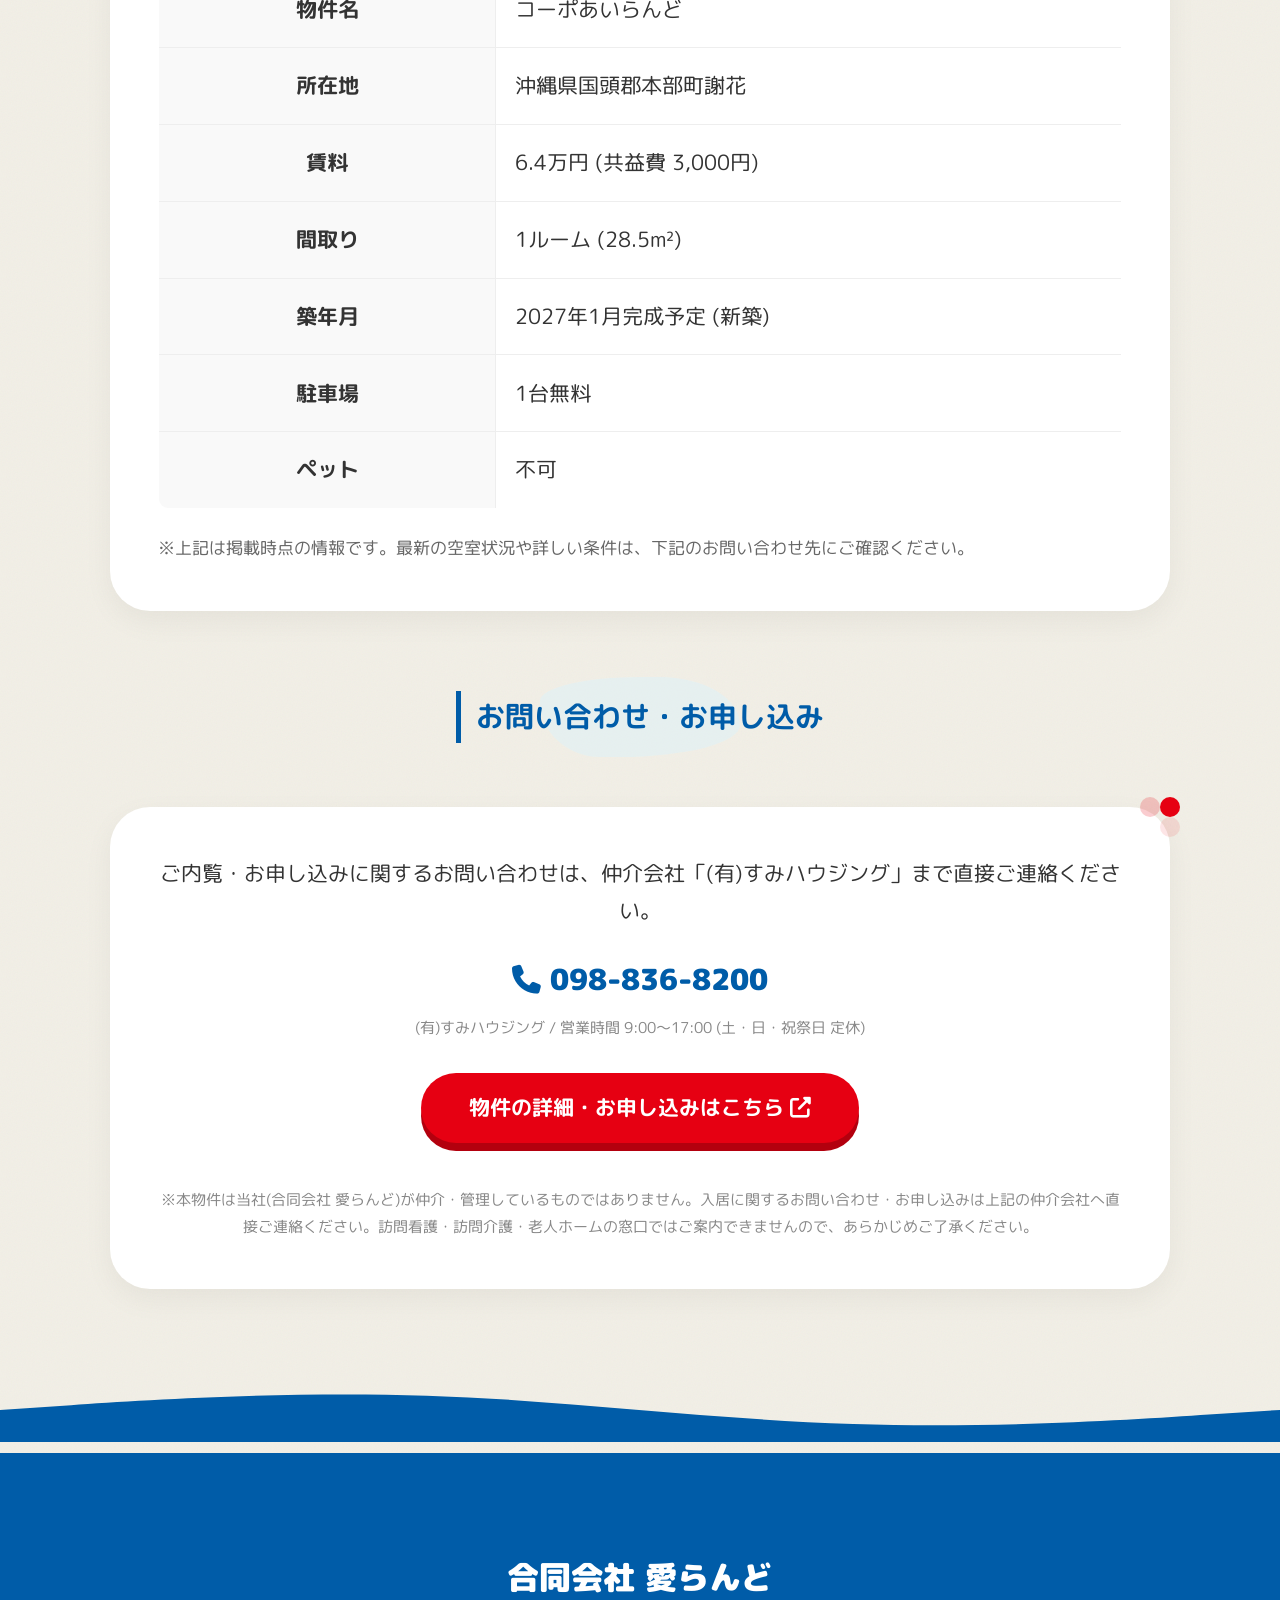
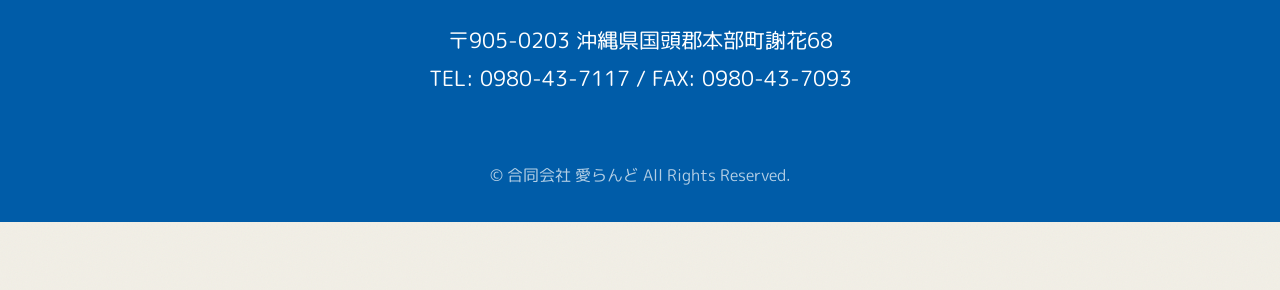
<file: apartment.html>
<!DOCTYPE html>
<html lang="ja">
<head>
    <meta charset="UTF-8">
    <meta name="viewport" content="width=device-width, initial-scale=1.0">
    <title>コーポあいらんど 入居者募集のご案内 | 合同会社 愛らんど</title>
    <meta name="description" content="本部町謝花の新築アパート「コーポあいらんど」入居者募集のご案内。各室専用10Gbps回線、スマートロック、防犯カメラ5台など充実の設備。">
    <link rel="icon" href="favicon.svg" type="image/svg+xml">
    <link rel="canonical" href="https://ailand-happy.jp/apartment.html">
    <meta property="og:type" content="website">
    <meta property="og:title" content="コーポあいらんど 入居者募集のご案内 | 合同会社 愛らんど">
    <meta property="og:description" content="本部町謝花の新築アパート「コーポあいらんど」入居者募集のご案内。各室専用10Gbps回線、スマートロック、防犯カメラ5台など充実の設備。">
    <meta property="og:url" content="https://ailand-happy.jp/apartment.html">
    <meta property="og:image" content="https://ailand-happy.jp/images/ocean.jpg">
    <link href="https://fonts.googleapis.com/css2?family=M+PLUS+Rounded+1c:wght@400;700;900&display=swap" rel="stylesheet">
    <link rel="stylesheet" href="https://cdnjs.cloudflare.com/ajax/libs/font-awesome/6.4.0/css/all.min.css">
    <link rel="stylesheet" href="styles.css">
    <link rel="stylesheet" href="motion.css">
</head>
<body>
    <header>
        <div class="header-container">
            <a href="index.html" class="logo-section">
                <img class="brand-logo" src="images/ailand-logo.png" alt="愛らんどロゴ" width="58" height="58">
                合同会社 愛らんど
            </a>
            <button class="menu-toggle" type="button" aria-expanded="false" aria-controls="global-nav"><span class="sr-only">メニューを開く</span><i class="fa-solid fa-bars" aria-hidden="true"></i></button>
            <nav class="nav-section" id="global-nav">
                <ul>
                    <li><a href="index.html">トップ</a></li>
                    <li><a href="about.html">愛らんどについて</a></li>
                    <li><a href="homenurse.html">訪問看護</a></li>
                    <li><a href="care.html">訪問介護</a></li>
                    <li><a href="senior.html">老人ホーム</a></li>
                    <li><a href="recruit.html">採用情報</a></li>
                    <li><a href="updates.html">お知らせ</a></li>
                </ul>
            </nav>
            <div class="header-ctas">
                <a href="tel:0980437117" class="cta-block tel">
                    <span>お電話でのお問い合わせ</span>
                    <strong>0980-43-7117</strong>
                </a>
                <a href="contact.html" class="cta-block contact">
                    <span>メールでのお問い合わせ</span>
                    <strong>CONTACT</strong>
                </a>
            </div>
        </div>
    </header>

    <section class="hero" style="padding-top: 180px;">
        <div class="container" style="max-width: 1000px; margin: 0 auto;">
            <div class="section-title">
                <p style="color: #666; margin-bottom: 1rem; font-weight: bold;">― 本部町謝花に誕生した新築アパート</p>
                <h1>コーポあいらんど<span class="nw">入居者募集のご案内</span></h1>
            </div>
            <div class="blob-card">
                <p style="font-size: 1.2rem; line-height: 2;">
                    本部町謝花に、新築の賃貸アパート「コーポあいらんど」が誕生しました。当社代表が、訪問看護・訪問介護の現場で大切にしている「安心して暮らせる環境づくり」の想いを、住まいづくりにも込めて手がけたものです。
                </p>
                <p style="margin-top: 1rem; font-size: 1.05rem; color: #666;">
                    ※コーポあいらんどは介護サービスが付いた住居ではなく、どなたでもご入居いただける一般の賃貸アパートです。当社の訪問看護・訪問介護・有料老人ホーム事業とは別に運営しております。
                </p>
            </div>
        </div>
    </section>

    <div class="container" style="max-width: 1100px; margin: 0 auto; padding: 0 20px 100px;">
        <!-- おすすめポイント -->
        <div class="section-title" style="margin-top: 2rem;">
            <h2 style="font-size: 1.8rem; border-left: 5px solid var(--primary-blue); padding-left: 15px; background: none; text-align: left;">コーポあいらんどのおすすめポイント</h2>
        </div>
        <div class="blob-card">
            <ul style="list-style: none; display: grid; grid-template-columns: repeat(auto-fit, minmax(280px, 1fr)); gap: 1rem 2rem; font-size: 1.1rem; line-height: 1.6;">
                <li><i class="fa-solid fa-wifi" style="color: var(--primary-blue); width: 25px;"></i> 各お部屋に専用の10Gbps高速ネット回線(無料)</li>
                <li><i class="fa-solid fa-lock" style="color: var(--primary-blue); width: 25px;"></i> スマートロックを完備</li>
                <li><i class="fa-solid fa-video" style="color: var(--primary-blue); width: 25px;"></i> 防犯カメラ5台で見守るセキュリティ</li>
                <li><i class="fa-solid fa-house" style="color: var(--primary-blue); width: 25px;"></i> 2027年1月完成予定の新築物件</li>
                <li><i class="fa-solid fa-wheelchair" style="color: var(--primary-blue); width: 25px;"></i> 1階・バリアフリー設計</li>
                <li><i class="fa-solid fa-building" style="color: var(--primary-blue); width: 25px;"></i> RC(鉄筋コンクリート)造で防音性・耐久性に優れる</li>
                <li><i class="fa-solid fa-shield-halved" style="color: var(--primary-blue); width: 25px;"></i> オートロック・TVモニター付インターホン</li>
                <li><i class="fa-solid fa-square-parking" style="color: var(--primary-blue); width: 25px;"></i> 駐車場1台無料</li>
                <li><i class="fa-solid fa-bus" style="color: var(--primary-blue); width: 25px;"></i> 謝花バス停から徒歩約2分、静かな住宅環境</li>
            </ul>
        </div>

        <!-- 物件概要 -->
        <div class="section-title" style="margin-top: 5rem;">
            <h2 style="font-size: 1.8rem; border-left: 5px solid var(--primary-blue); padding-left: 15px; background: none; text-align: left;">物件概要</h2>
        </div>
        <div class="blob-card">
            <table style="width: 100%; border-collapse: collapse; background: white; border-radius: 10px; overflow: hidden; border: 1px solid #eee;">
                <tr>
                    <th style="background: #f9f9f9; padding: 1.2rem; text-align: center; border-right: 1px solid #eee; border-bottom: 1px solid #eee; width: 35%;">物件名</th>
                    <td style="padding: 1.2rem; border-bottom: 1px solid #eee;">コーポあいらんど</td>
                </tr>
                <tr>
                    <th style="background: #f9f9f9; padding: 1.2rem; text-align: center; border-right: 1px solid #eee; border-bottom: 1px solid #eee;">所在地</th>
                    <td style="padding: 1.2rem; border-bottom: 1px solid #eee;">沖縄県国頭郡本部町謝花</td>
                </tr>
                <tr>
                    <th style="background: #f9f9f9; padding: 1.2rem; text-align: center; border-right: 1px solid #eee; border-bottom: 1px solid #eee;">賃料</th>
                    <td style="padding: 1.2rem; border-bottom: 1px solid #eee;">6.4万円 (共益費 3,000円)</td>
                </tr>
                <tr>
                    <th style="background: #f9f9f9; padding: 1.2rem; text-align: center; border-right: 1px solid #eee; border-bottom: 1px solid #eee;">間取り</th>
                    <td style="padding: 1.2rem; border-bottom: 1px solid #eee;">1ルーム (28.5m²)</td>
                </tr>
                <tr>
                    <th style="background: #f9f9f9; padding: 1.2rem; text-align: center; border-right: 1px solid #eee; border-bottom: 1px solid #eee;">築年月</th>
                    <td style="padding: 1.2rem; border-bottom: 1px solid #eee;">2027年1月完成予定 (新築)</td>
                </tr>
                <tr>
                    <th style="background: #f9f9f9; padding: 1.2rem; text-align: center; border-right: 1px solid #eee; border-bottom: 1px solid #eee;">駐車場</th>
                    <td style="padding: 1.2rem; border-bottom: 1px solid #eee;">1台無料</td>
                </tr>
                <tr>
                    <th style="background: #f9f9f9; padding: 1.2rem; text-align: center; border-right: 1px solid #eee;">ペット</th>
                    <td style="padding: 1.2rem;">不可</td>
                </tr>
            </table>
            <p style="margin-top: 1.5rem; font-size: 1.05rem; color: #666;">※上記は掲載時点の情報です。最新の空室状況や詳しい条件は、下記のお問い合わせ先にご確認ください。</p>
        </div>

        <!-- お問い合わせ -->
        <div class="section-title" style="margin-top: 5rem;">
            <h2 style="font-size: 1.8rem; border-left: 5px solid var(--primary-blue); padding-left: 15px; background: none; text-align: left;">お問い合わせ・お申し込み</h2>
        </div>
        <div class="blob-card" style="text-align: center;">
            <p>ご内覧・お申し込みに関するお問い合わせは、仲介会社「(有)すみハウジング」まで直接ご連絡ください。</p>
            <div style="margin-top: 1.5rem; font-size: 1.8rem; font-weight: 900; color: var(--primary-blue);">
                <a href="tel:0988368200" style="color: inherit; text-decoration: none;" aria-label="すみハウジングに電話する 098-836-8200"><i class="fa-solid fa-phone"></i> <span class="tel-nw">098-836-8200</span></a>
            </div>
            <p style="margin-top: 0.5rem; color: #888; font-size: 0.95rem;">(有)すみハウジング / 営業時間 9:00〜17:00 (土・日・祝祭日 定休)</p>
            <a href="https://www.e-uchina.net/bukken/jukyo/r-5161-2261116-0408/detail.html" target="_blank" rel="noopener noreferrer" class="btn-round" style="margin-top: 2rem; display: inline-block;">物件の詳細・お申し込みはこちら <i class="fa-solid fa-up-right-from-square"></i></a>
            <p style="margin-top: 2rem; font-size: 0.95rem; color: #888;">※本物件は当社(合同会社 愛らんど)が仲介・管理しているものではありません。入居に関するお問い合わせ・お申し込みは上記の仲介会社へ直接ご連絡ください。訪問看護・訪問介護・老人ホームの窓口ではご案内できませんので、あらかじめご了承ください。</p>
        </div>
    </div>

    <footer>
        <svg class="footer-wave" viewBox="0 0 1440 100" preserveAspectRatio="none">
            <path d="M0,64L80,58.7C160,53,320,43,480,48C640,53,800,75,960,80C1120,85,1280,75,1360,69.3L1440,64L1440,100L1360,100C1280,100,1120,100,960,100C800,100,640,100,480,100C320,100,160,100,80,100L0,100Z"></path>
        </svg>
        <div class="container" style="max-width: 1000px; margin: 0 auto; text-align: center;">
            <div style="font-size: 2rem; font-weight: 900; margin-bottom: 1rem;">合同会社 愛らんど</div>
            <p><span class="tel-nw">〒905-0203</span> 沖縄県国頭郡本部町謝花68</p>
            <p>TEL: <span class="tel-nw">0980-43-7117</span> / FAX: <span class="tel-nw">0980-43-7093</span></p>
            <div style="margin-top: 4rem; font-size: 1rem; opacity: 0.7;">
                &copy; 合同会社 愛らんど All Rights Reserved.
            </div>
        </div>
    </footer>
    <a class="mobile-phone-bar" href="tel:0980437117"><i class="fa-solid fa-phone" aria-hidden="true"></i><span>電話で相談</span><strong>0980-43-7117</strong></a>
    <script src="script.js"></script>
    <script src="motion.js"></script>
</body>
</html>
</file>
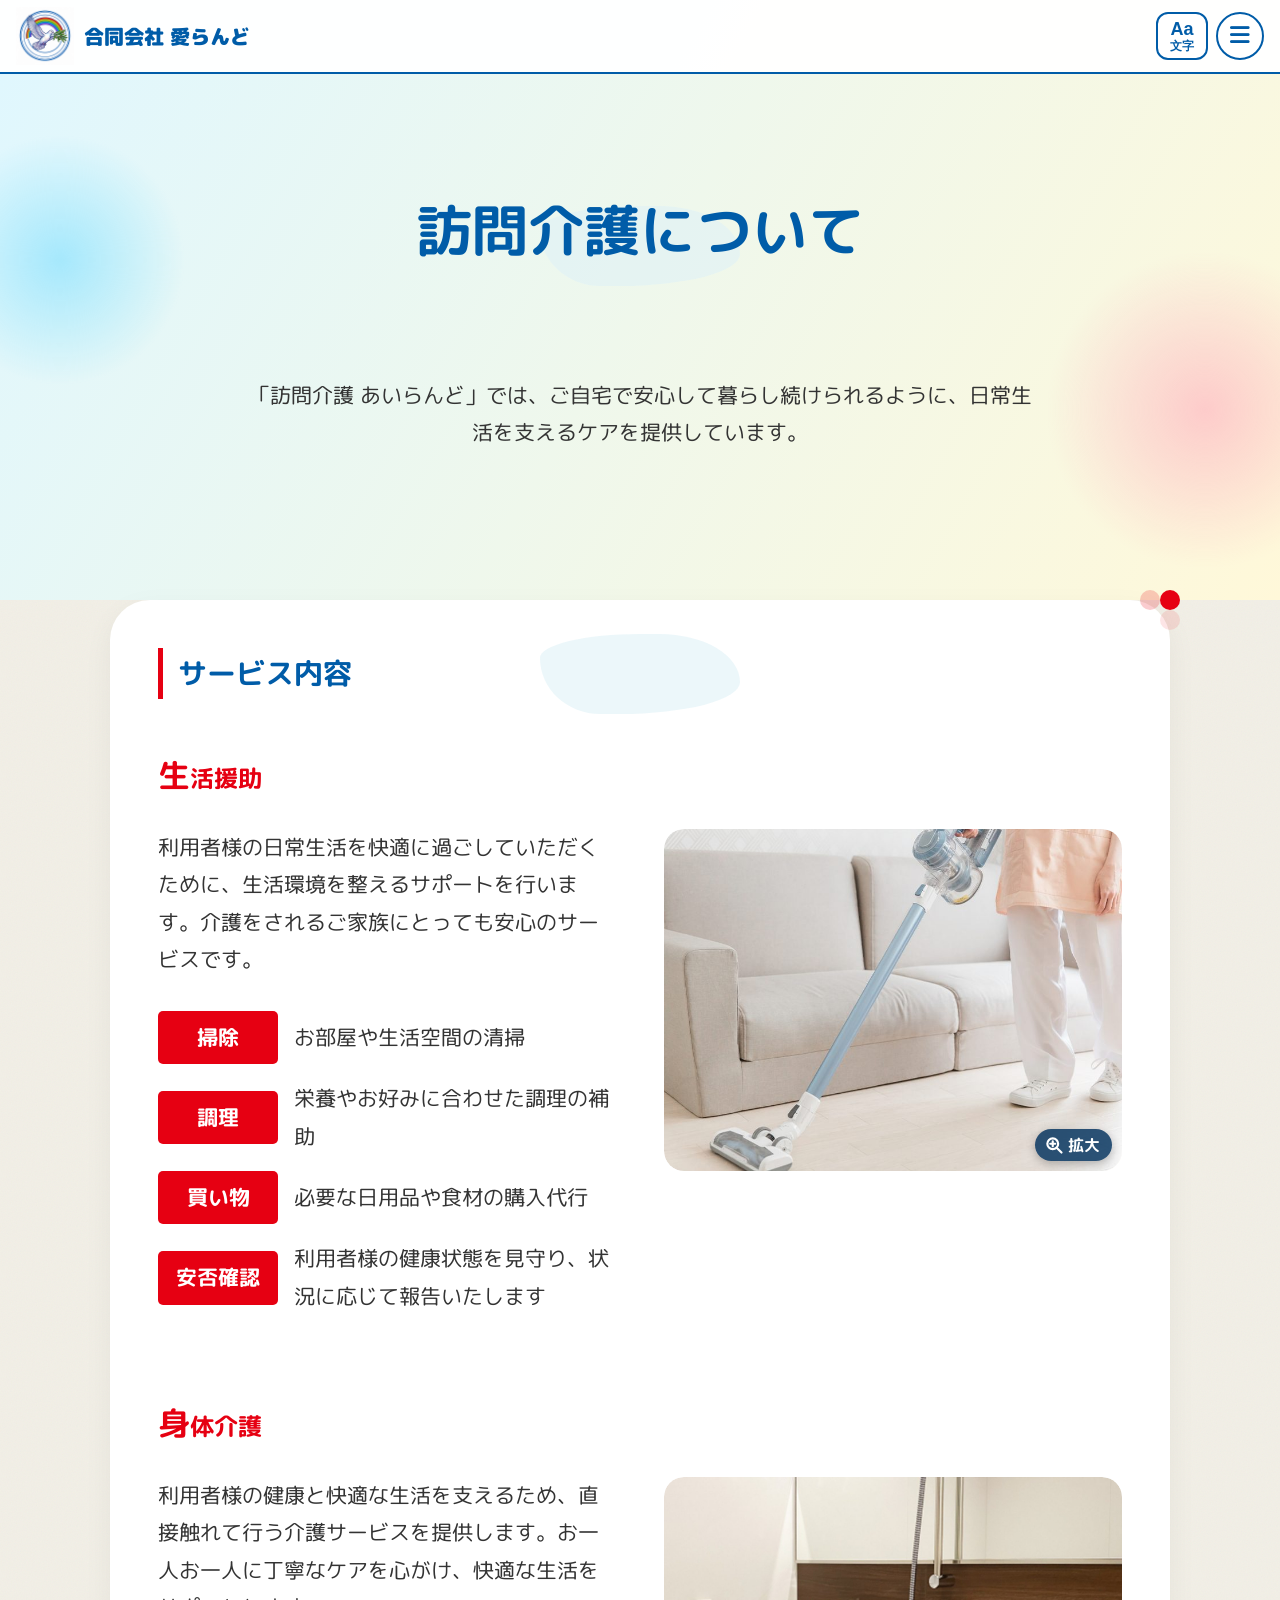
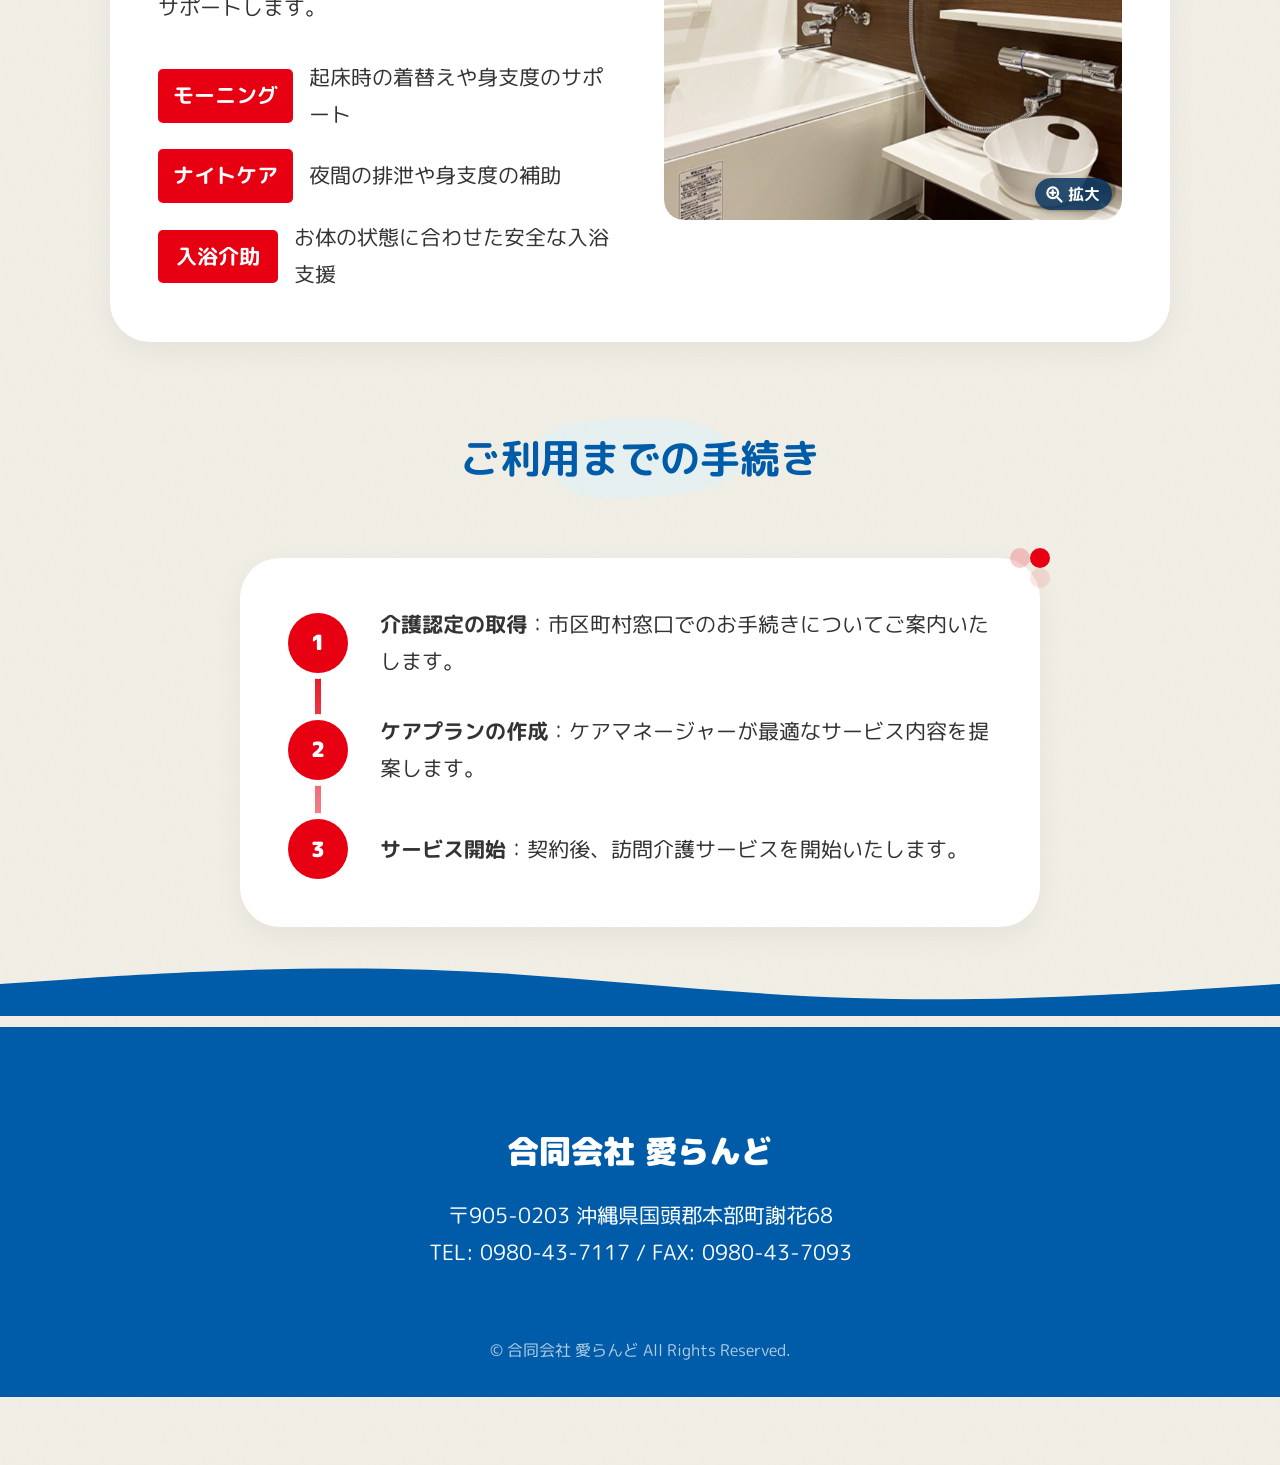
<file: care.html>
<!DOCTYPE html>
<html lang="ja">
<head>
    <meta charset="UTF-8">
    <meta name="viewport" content="width=device-width, initial-scale=1.0">
    <title>訪問介護について | 合同会社 愛らんど</title>
    <meta name="description" content="沖縄県本部町の訪問介護 あいらんど。身体介護と生活援助を通じて、ご自宅で安心して暮らし続けるための日常生活を支援します。">
    <link rel="icon" href="favicon.svg" type="image/svg+xml">
    <link rel="canonical" href="https://ailand-happy.jp/care.html">
    <meta property="og:type" content="website">
    <meta property="og:title" content="訪問介護について | 合同会社 愛らんど">
    <meta property="og:description" content="沖縄県本部町の訪問介護 あいらんど。身体介護と生活援助を通じて、ご自宅で安心して暮らし続けるための日常生活を支援します。">
    <meta property="og:url" content="https://ailand-happy.jp/care.html">
    <meta property="og:image" content="https://ailand-happy.jp/images/ocean.jpg">
    <script type="application/ld+json">
    {"@context":"https://schema.org","@type":"MedicalBusiness","name":"合同会社 愛らんど","url":"https://ailand-happy.jp/","image":"https://ailand-happy.jp/images/ocean.jpg","telephone":"0980-43-7117","address":{"@type":"PostalAddress","postalCode":"905-0203","addressRegion":"沖縄県","addressLocality":"国頭郡本部町","streetAddress":"謝花68","addressCountry":"JP"},"areaServed":["本部町","今帰仁村","名護市以北"],"hasMap":"https://maps.app.goo.gl/3Eu3qzjx5qtb6wbb9"}
    </script>
    <link href="https://fonts.googleapis.com/css2?family=M+PLUS+Rounded+1c:wght@400;700;900&display=swap" rel="stylesheet">
    <link rel="stylesheet" href="https://cdnjs.cloudflare.com/ajax/libs/font-awesome/6.4.0/css/all.min.css">
    <link rel="stylesheet" href="styles.css">
    <link rel="stylesheet" href="motion.css">
    <style>
        .service-label {
            background: var(--accent-red);
            color: white;
            padding: 8px 15px;
            border-radius: 5px;
            font-weight: bold;
            min-width: 120px;
            text-align: center;
            flex-shrink: 0;
            white-space: nowrap;
            display: inline-block;
        }
    </style>
</head>
<body>
    <header>
        <div class="header-container">
            <a href="index.html" class="logo-section">
                <img class="brand-logo" src="images/ailand-logo.png" alt="愛らんどロゴ" width="58" height="58">
                合同会社 愛らんど
            </a>
            <button class="menu-toggle" type="button" aria-expanded="false" aria-controls="global-nav"><span class="sr-only">メニューを開く</span><i class="fa-solid fa-bars" aria-hidden="true"></i></button>
            <nav class="nav-section" id="global-nav">
                <ul>
                    <li><a href="index.html">トップ</a></li>
                    <li><a href="about.html">愛らんどについて</a></li>
                    <li><a href="homenurse.html">訪問看護</a></li>
                    <li><a href="care.html" style="color: var(--accent-red);">訪問介護</a></li>
                    <li><a href="senior.html">老人ホーム</a></li>
                    <li><a href="recruit.html">採用情報</a></li>
                    <li><a href="updates.html">お知らせ</a></li>
                </ul>
            </nav>
            <div class="header-ctas">
                <a href="tel:0980437117" class="cta-block tel">
                    <span>お電話でのお問い合わせ</span>
                    <strong>0980-43-7117</strong>
                </a>
                <a href="contact.html" class="cta-block contact">
                    <span>メールでのお問い合わせ</span>
                    <strong>CONTACT</strong>
                </a>
            </div>
        </div>
    </header>

    <section class="hero" style="padding-top: 180px;">
        <div class="container" style="max-width: 1000px; margin: 0 auto;">
            <div class="section-title">
                <h1>訪問介護について</h1>
            </div>
            <p style="text-align: center; max-width: 800px; margin: 0 auto 3rem;">
                「訪問介護 あいらんど」では、ご自宅で安心して暮らし続けられるように、日常生活を支えるケアを提供しています。
            </p>
        </div>
    </section>

    <div class="container" style="max-width: 1100px; margin: 0 auto; padding: 0 20px 100px;">
        <div class="blob-card">
            <div class="section-title" style="margin-bottom: 3rem; text-align: left;">
                <h2 style="font-size: 1.8rem; border-left: 5px solid var(--accent-red); padding-left: 15px; background: none;">サービス内容</h2>
            </div>

            <!-- 生活援助 -->
            <div style="margin-bottom: 5rem;">
                <h3 style="color: var(--accent-red); margin-bottom: 1.5rem; font-size: 1.5rem;"><span style="font-size: 2rem;">生</span>活援助</h3>
                <div style="display: flex; flex-wrap: wrap; gap: 3rem; align-items: flex-start;">
                    <div style="flex: 1; min-width: 300px;">
                        <p style="margin-bottom: 2rem;">利用者様の日常生活を快適に過ごしていただくために、生活環境を整えるサポートを行います。介護をされるご家族にとっても安心のサービスです。</p>
                        <div style="display: flex; flex-direction: column; gap: 1rem;">
                            <div style="display: flex; align-items: center; gap: 1rem;">
                                <span class="service-label">掃除</span>
                                <span>お部屋や生活空間の清掃</span>
                            </div>
                            <div style="display: flex; align-items: center; gap: 1rem;">
                                <span class="service-label">調理</span>
                                <span>栄養やお好みに合わせた調理の補助</span>
                            </div>
                            <div style="display: flex; align-items: center; gap: 1rem;">
                                <span class="service-label">買い物</span>
                                <span>必要な日用品や食材の購入代行</span>
                            </div>
                            <div style="display: flex; align-items: center; gap: 1rem;">
                                <span class="service-label">安否確認</span>
                                <span>利用者様の健康状態を見守り、状況に応じて報告いたします</span>
                            </div>
                        </div>
                    </div>
                    <div style="flex: 1; min-width: 300px;">
                        <img src="images/cleaning.jpg" alt="生活援助イメージ" style="width: 100%; border-radius: 20px; box-shadow: 10px 10px 0 var(--bg-cream);">
                    </div>
                </div>
            </div>

            <!-- 身体介護 -->
            <div>
                <h3 style="color: var(--accent-red); margin-bottom: 1.5rem; font-size: 1.5rem;"><span style="font-size: 2rem;">身</span>体介護</h3>
                <div style="display: flex; flex-wrap: wrap; gap: 3rem; align-items: flex-start;">
                    <div style="flex: 1; min-width: 300px;">
                        <p style="margin-bottom: 2rem;">利用者様の健康と快適な生活を支えるため、直接触れて行う介護サービスを提供します。お一人お一人に丁寧なケアを心がけ、快適な生活をサポートします。</p>
                        <div style="display: flex; flex-direction: column; gap: 1rem;">
                            <div style="display: flex; align-items: center; gap: 1rem;">
                                <span class="service-label">モーニング</span>
                                <span>起床時の着替えや身支度のサポート</span>
                            </div>
                            <div style="display: flex; align-items: center; gap: 1rem;">
                                <span class="service-label">ナイトケア</span>
                                <span>夜間の排泄や身支度の補助</span>
                            </div>
                            <div style="display: flex; align-items: center; gap: 1rem;">
                                <span class="service-label">入浴介助</span>
                                <span>お体の状態に合わせた安全な入浴支援</span>
                            </div>
                        </div>
                    </div>
                    <div style="flex: 1; min-width: 300px;">
                        <img src="images/bath.jpg" alt="身体介護イメージ" style="width: 100%; border-radius: 20px; box-shadow: 10px 10px 0 var(--bg-cream);">
                    </div>
                </div>
            </div>
        </div>

        <div class="section-title" style="margin-top: 5rem;">
            <h2>ご利用までの手続き</h2>
        </div>
        <div class="blob-card" style="max-width: 800px; margin: 0 auto;">
            <div style="display: flex; flex-direction: column; gap: 2rem;">
                <div style="display: flex; gap: 2rem; align-items: center;">
                    <div style="background: var(--accent-red); color: white; border-radius: 50%; width: 60px; height: 60px; display: flex; align-items: center; justify-content: center; font-weight: 900; flex-shrink: 0;">1</div>
                    <p><strong>介護認定の取得</strong>：市区町村窓口でのお手続きについてご案内いたします。</p>
                </div>
                <div style="display: flex; gap: 2rem; align-items: center;">
                    <div style="background: var(--accent-red); color: white; border-radius: 50%; width: 60px; height: 60px; display: flex; align-items: center; justify-content: center; font-weight: 900; flex-shrink: 0;">2</div>
                    <p><strong>ケアプランの作成</strong>：ケアマネージャーが最適なサービス内容を提案します。</p>
                </div>
                <div style="display: flex; gap: 2rem; align-items: center;">
                    <div style="background: var(--accent-red); color: white; border-radius: 50%; width: 60px; height: 60px; display: flex; align-items: center; justify-content: center; font-weight: 900; flex-shrink: 0;">3</div>
                    <p><strong>サービス開始</strong>：契約後、訪問介護サービスを開始いたします。</p>
                </div>
            </div>
        </div>
    </div>

    <footer>
        <svg class="footer-wave" viewBox="0 0 1440 100" preserveAspectRatio="none">
            <path d="M0,64L80,58.7C160,53,320,43,480,48C640,53,800,75,960,80C1120,85,1280,75,1360,69.3L1440,64L1440,100L1360,100C1280,100,1120,100,960,100C800,100,640,100,480,100C320,100,160,100,80,100L0,100Z"></path>
        </svg>
        <div class="container" style="max-width: 1000px; margin: 0 auto; text-align: center;">
            <div style="font-size: 2rem; font-weight: 900; margin-bottom: 1rem;">合同会社 愛らんど</div>
            <p><span class="tel-nw">〒905-0203</span> 沖縄県国頭郡本部町謝花68</p>
            <p>TEL: <span class="tel-nw">0980-43-7117</span> / FAX: <span class="tel-nw">0980-43-7093</span></p>
            <div style="margin-top: 4rem; font-size: 1rem; opacity: 0.7;">
                &copy; 合同会社 愛らんど All Rights Reserved.
            </div>
        </div>
    </footer>
    <script src="script.js"></script>
    <script src="motion.js"></script>
</body>
</html>
</file>
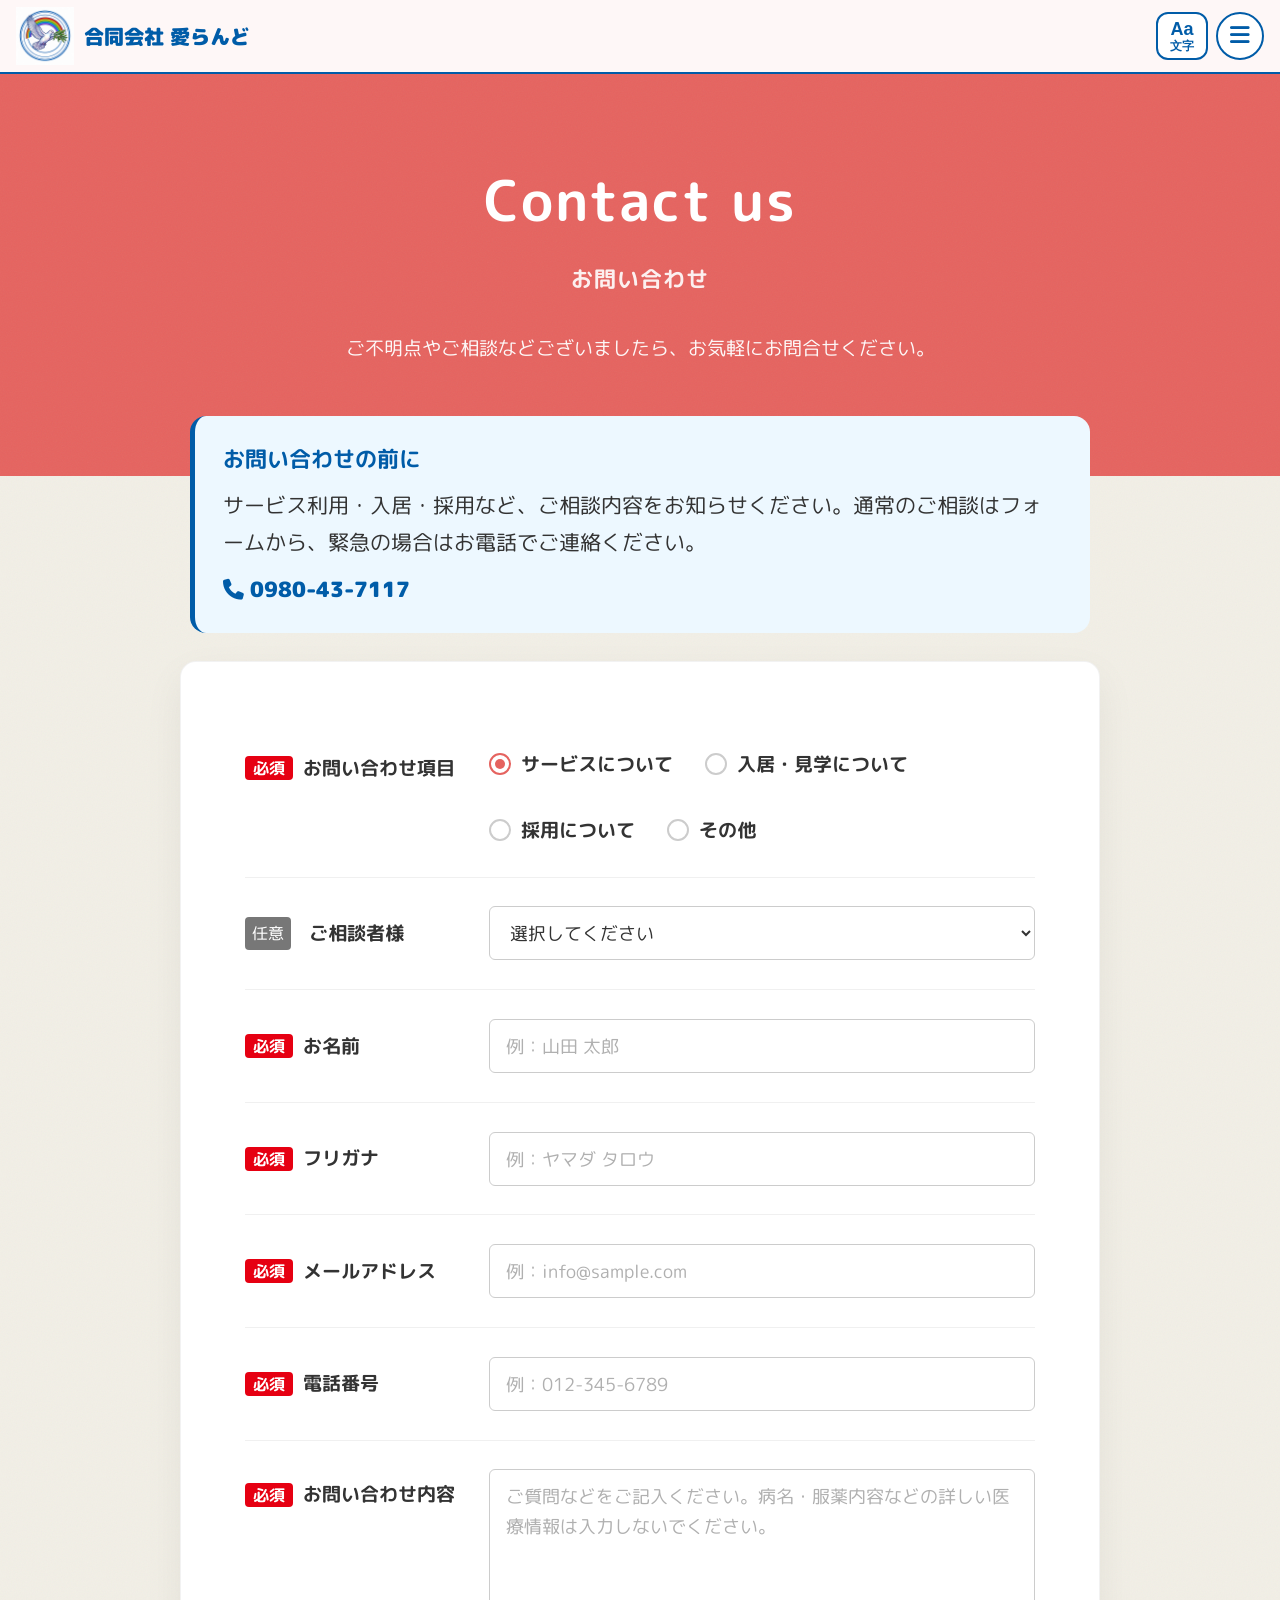
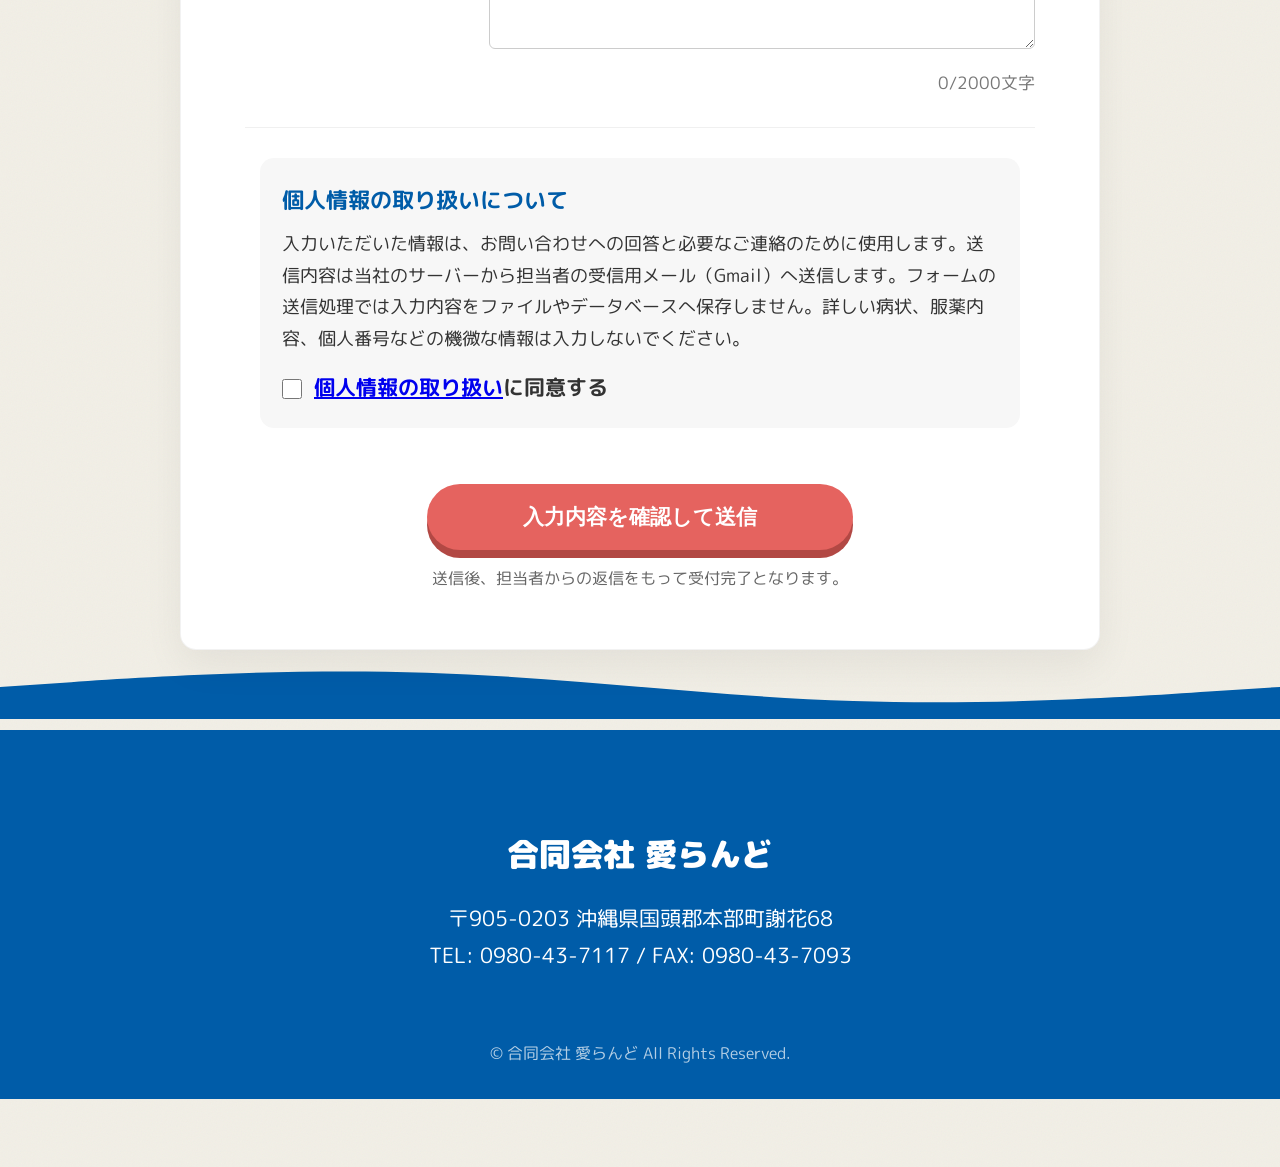
<file: contact.html>
<!DOCTYPE html>
<html lang="ja">
<head>
    <meta charset="UTF-8">
    <meta name="viewport" content="width=device-width, initial-scale=1.0">
    <title>お問い合わせ | 合同会社 愛らんど</title>
    <meta name="description" content="合同会社 愛らんどへのお問い合わせ。訪問看護、訪問介護、有料老人ホーム、採用についてご相談いただけます。">
    <link rel="icon" href="favicon.svg" type="image/svg+xml">
    <link rel="canonical" href="https://ailand-happy.jp/contact.html">
    <meta property="og:type" content="website">
    <meta property="og:title" content="お問い合わせ | 合同会社 愛らんど">
    <meta property="og:description" content="合同会社 愛らんどへのお問い合わせ。訪問看護、訪問介護、有料老人ホーム、採用についてご相談いただけます。">
    <meta property="og:url" content="https://ailand-happy.jp/contact.html">
    <meta property="og:image" content="https://ailand-happy.jp/images/ocean.jpg">
    <script type="application/ld+json">
    {"@context":"https://schema.org","@type":"MedicalBusiness","name":"合同会社 愛らんど","url":"https://ailand-happy.jp/","image":"https://ailand-happy.jp/images/ocean.jpg","telephone":"0980-43-7117","address":{"@type":"PostalAddress","postalCode":"905-0203","addressRegion":"沖縄県","addressLocality":"国頭郡本部町","streetAddress":"謝花68","addressCountry":"JP"},"areaServed":["本部町","今帰仁村","名護市以北"],"hasMap":"https://maps.app.goo.gl/3Eu3qzjx5qtb6wbb9"}
    </script>
    <link href="https://fonts.googleapis.com/css2?family=M+PLUS+Rounded+1c:wght@400;700;900&display=swap" rel="stylesheet">
    <link rel="stylesheet" href="https://cdnjs.cloudflare.com/ajax/libs/font-awesome/6.4.0/css/all.min.css">
    <link rel="stylesheet" href="./styles.css">
    <link rel="stylesheet" href="motion.css">
</head>
<body>
    <!-- Header -->
    <header>
        <div class="header-container">
            <a href="index.html" class="logo-section">
                <img class="brand-logo" src="images/ailand-logo.png" alt="愛らんどロゴ" width="58" height="58">
                合同会社 愛らんど
            </a>
            <button class="menu-toggle" type="button" aria-expanded="false" aria-controls="global-nav"><span class="sr-only">メニューを開く</span><i class="fa-solid fa-bars" aria-hidden="true"></i></button>
            <nav class="nav-section" id="global-nav">
                <ul>
                    <li><a href="index.html">トップ</a></li>
                    <li><a href="about.html">愛らんどについて</a></li>
                    <li><a href="homenurse.html">訪問看護</a></li>
                    <li><a href="care.html">訪問介護</a></li>
                    <li><a href="senior.html">老人ホーム</a></li>
                    <li><a href="recruit.html">採用情報</a></li>
                    <li><a href="updates.html">お知らせ</a></li>
                </ul>
            </nav>
            <div class="header-ctas">
                <a href="tel:0980437117" class="cta-block tel">
                    <span>お電話でのお問い合わせ</span>
                    <strong>0980-43-7117</strong>
                </a>
                <a href="contact.html" class="cta-block contact">
                    <span>メールでのお問い合わせ</span>
                    <strong>CONTACT</strong>
                </a>
            </div>
        </div>
    </header>

    <!-- Hero Section -->
    <section class="contact-hero">
        <div class="container" style="max-width: 1000px; margin: 0 auto;">
            <h1>Contact us</h1>
            <div class="subtitle">お問い合わせ</div>
            <p class="desc">ご不明点やご相談などございましたら、お気軽にお問合せください。</p>
        </div>
    </section>

    <!-- Form Section -->
    <section class="contact-container">
        <div class="contact-guidance">
            <h2>お問い合わせの前に</h2>
            <p>サービス利用・入居・採用など、ご相談内容をお知らせください。通常のご相談はフォームから、緊急の場合はお電話でご連絡ください。</p>
            <a href="tel:0980437117"><i class="fa-solid fa-phone"></i> 0980-43-7117</a>
        </div>
        <form id="contactForm" class="contact-form-card" name="contact" action="/contact.php" method="POST" novalidate>
            <div id="formStatus" class="form-status" role="status" aria-live="polite"></div>
            <!-- Row 1: お問い合わせ項目 (Aligned Top due to radios group) -->
            <div class="form-row align-top">
                <div class="form-label-container" style="padding-top: 4px;">
                    <span class="badge-required">必須</span>
                    <label class="form-label-text">お問い合わせ項目</label>
                </div>
                <div class="form-input-container">
                    <div class="radio-group">
                        <label class="radio-label">
                            <input type="radio" name="category" value="サービスについて" checked required>
                            <span class="radio-custom"></span>
                            <span>サービスについて</span>
                        </label>
                        <label class="radio-label">
                            <input type="radio" name="category" value="入居・見学について">
                            <span class="radio-custom"></span>
                            <span>入居・見学について</span>
                        </label>
                        <label class="radio-label">
                            <input type="radio" name="category" value="採用について">
                            <span class="radio-custom"></span>
                            <span>採用について</span>
                        </label>
                        <label class="radio-label">
                            <input type="radio" name="category" value="その他">
                            <span class="radio-custom"></span>
                            <span>その他</span>
                        </label>
                    </div>
                </div>
            </div>

            <div class="form-row">
                <div class="form-label-container"><span class="badge-optional">任意</span><label class="form-label-text" for="relationInput">ご相談者様</label></div>
                <div class="form-input-container"><select id="relationInput" name="relation" class="form-input"><option value="">選択してください</option><option>ご本人</option><option>ご家族</option><option>ケアマネジャー</option><option>医療・福祉関係者</option><option>求職者</option><option>その他</option></select></div>
            </div>

            <!-- Row 2: お名前 -->
            <div class="form-row">
                <div class="form-label-container">
                    <span class="badge-required">必須</span>
                    <label class="form-label-text" for="nameInput">お名前</label>
                </div>
                <div class="form-input-container">
                    <input type="text" id="nameInput" name="name" class="form-input" maxlength="100" placeholder="例：山田 太郎" required>
                </div>
            </div>

            <!-- Row 3: フリガナ -->
            <div class="form-row">
                <div class="form-label-container">
                    <span class="badge-required">必須</span>
                    <label class="form-label-text" for="kanaInput">フリガナ</label>
                </div>
                <div class="form-input-container">
                    <input type="text" id="kanaInput" name="kana" class="form-input" maxlength="100" placeholder="例：ヤマダ タロウ" required>
                </div>
            </div>

            <!-- Row 4: メールアドレス -->
            <div class="form-row">
                <div class="form-label-container">
                    <span class="badge-required">必須</span>
                    <label class="form-label-text" for="emailInput">メールアドレス</label>
                </div>
                <div class="form-input-container">
                    <input type="email" id="emailInput" name="email" class="form-input" maxlength="254" placeholder="例：info@sample.com" required>
                </div>
            </div>

            <!-- Row 5: 電話番号 -->
            <div class="form-row">
                <div class="form-label-container">
                    <span class="badge-required">必須</span>
                    <label class="form-label-text" for="telInput">電話番号</label>
                </div>
                <div class="form-input-container">
                    <input type="tel" id="telInput" name="tel" class="form-input" maxlength="30" placeholder="例：012-345-6789" required>
                </div>
            </div>

            <!-- Row 6: お問い合わせ内容 (Aligned Top due to textarea) -->
            <div class="form-row align-top">
                <div class="form-label-container" style="padding-top: 8px;">
                    <span class="badge-required">必須</span>
                    <label class="form-label-text" for="messageInput">お問い合わせ内容</label>
                </div>
                <div class="form-input-container">
                    <textarea id="messageInput" name="message" class="form-input form-textarea" maxlength="2000" placeholder="ご質問などをご記入ください。病名・服薬内容などの詳しい医療情報は入力しないでください。" required></textarea>
                    <small class="field-help"><span id="messageCount">0</span>/2000文字</small>
                </div>
            </div>

            <div class="privacy-box">
                <h3>個人情報の取り扱いについて</h3>
                <p>入力いただいた情報は、お問い合わせへの回答と必要なご連絡のために使用します。送信内容は当社のサーバーから担当者の受信用メール（Gmail）へ送信します。フォームの送信処理では入力内容をファイルやデータベースへ保存しません。詳しい病状、服薬内容、個人番号などの機微な情報は入力しないでください。</p>
                <label class="consent-label"><input type="checkbox" id="privacyConsent" name="privacy_consent" required> <a href="about.html#privacy" target="_blank">個人情報の取り扱い</a>に同意する</label>
            </div>
            <div class="honeypot" aria-hidden="true"><label for="websiteInput">この欄は空欄のままにしてください</label><input id="websiteInput" type="text" name="website" tabindex="-1" autocomplete="off"></div>

            <!-- Submit Button -->
            <div class="form-submit-container">
                <button type="submit" class="btn-submit" id="submitButton">入力内容を確認して送信</button>
                <p class="submit-note">送信後、担当者からの返信をもって受付完了となります。</p>
            </div>
        </form>
    </section>

    <!-- Footer -->
    <footer>
        <svg class="footer-wave" viewBox="0 0 1440 100" preserveAspectRatio="none">
            <path d="M0,64L80,58.7C160,53,320,43,480,48C640,53,800,75,960,80C1120,85,1280,75,1360,69.3L1440,64L1440,100L1360,100C1280,100,1120,100,960,100C800,100,640,100,480,100C320,100,160,100,80,100L0,100Z"></path>
        </svg>
        <div class="container" style="max-width: 1000px; margin: 0 auto; text-align: center;">
            <div style="font-size: 2rem; font-weight: 900; margin-bottom: 1rem;">合同会社 愛らんど</div>
            <p><span class="tel-nw">〒905-0203</span> 沖縄県国頭郡本部町謝花68</p>
            <p>TEL: <span class="tel-nw">0980-43-7117</span> / FAX: <span class="tel-nw">0980-43-7093</span></p>
            <div style="margin-top: 4rem; font-size: 1rem; opacity: 0.7;">
                &copy; 合同会社 愛らんど All Rights Reserved.
            </div>
        </div>
    </footer>

    <!-- Scripts -->
    <script src="script.js"></script>
    <script src="motion.js"></script>
    <script>
        const form = document.getElementById('contactForm');
        const status = document.getElementById('formStatus');
        const message = document.getElementById('messageInput');
        message.addEventListener('input', () => document.getElementById('messageCount').textContent = message.value.length);

        form.addEventListener('submit', function(e) {
            e.preventDefault();
            status.className = 'form-status';
            if (document.getElementById('websiteInput').value) return;
            if (!form.checkValidity()) {
                status.textContent = '未入力の必須項目があります。内容をご確認ください。';
                status.classList.add('error');
                form.reportValidity();
                return;
            }
            const submitButton = document.getElementById('submitButton');
            submitButton.disabled = true;
            submitButton.textContent = '送信中…';
            form.submit();
        });
    </script>
</body>
</html>
</file>
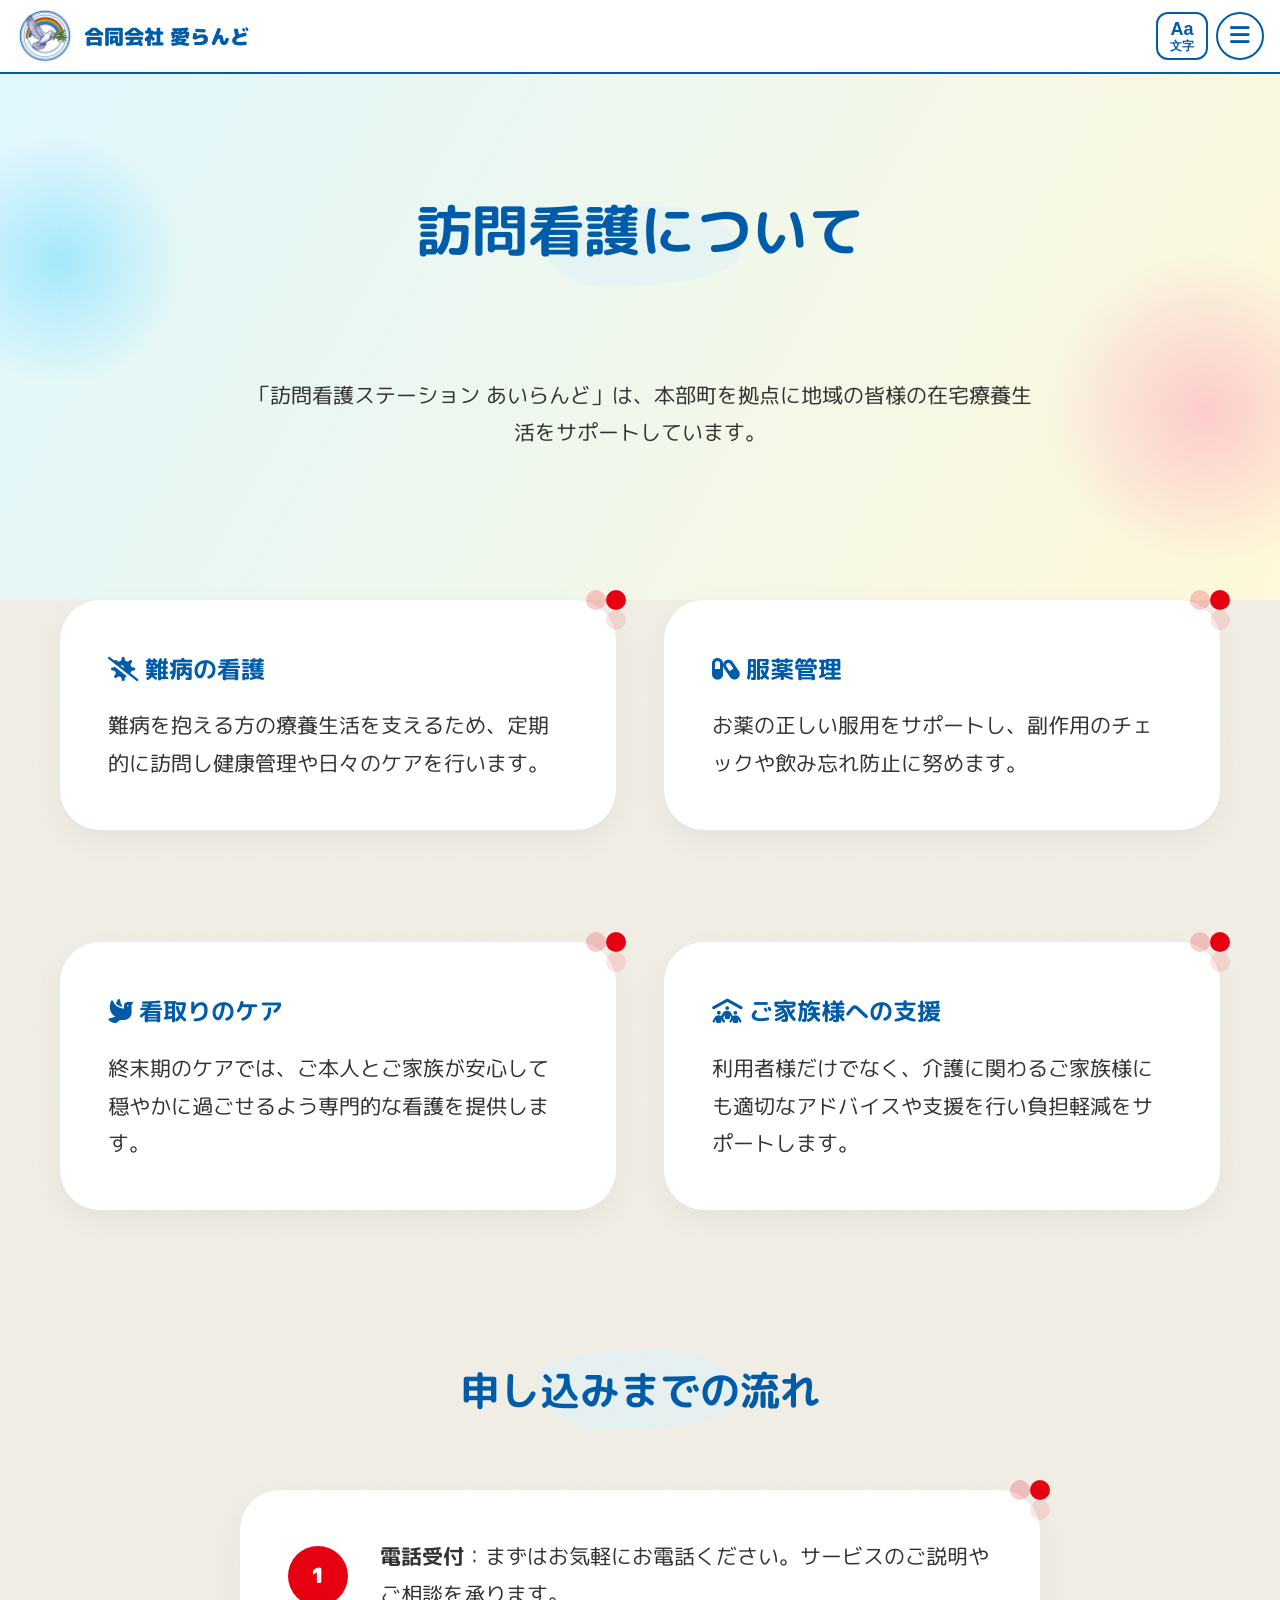
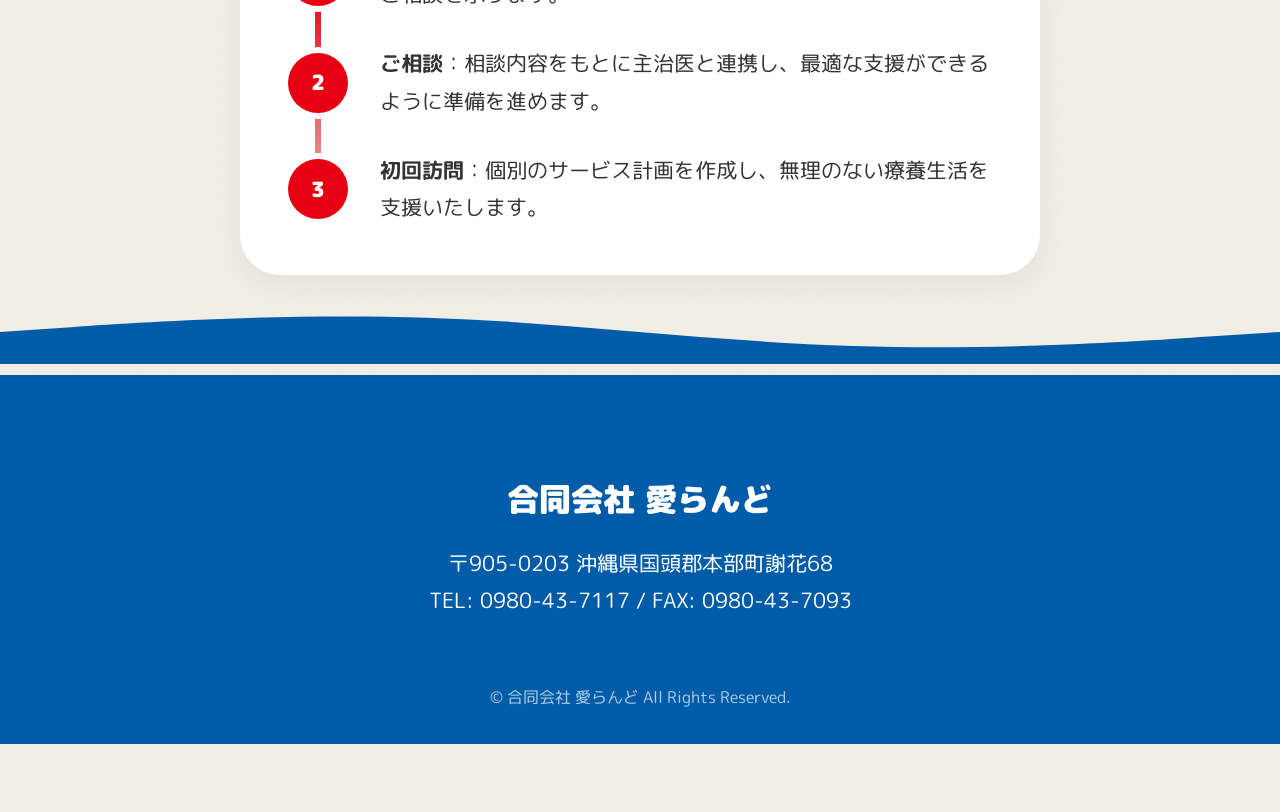
<file: homenurse.html>
<!DOCTYPE html>
<html lang="ja">
<head>
    <meta charset="UTF-8">
    <meta name="viewport" content="width=device-width, initial-scale=1.0">
    <title>訪問看護について | 合同会社 愛らんど</title>
    <meta name="description" content="本部町・今帰仁村・名護市以北に対応する訪問看護ステーション あいらんど。健康管理、医療処置、服薬管理、難病・看取りのケアを支援します。">
    <link rel="icon" href="favicon.svg" type="image/svg+xml">
    <link rel="canonical" href="https://ailand-happy.jp/homenurse.html">
    <meta property="og:type" content="website">
    <meta property="og:title" content="訪問看護について | 合同会社 愛らんど">
    <meta property="og:description" content="本部町・今帰仁村・名護市以北に対応する訪問看護ステーション あいらんど。健康管理、医療処置、服薬管理、難病・看取りのケアを支援します。">
    <meta property="og:url" content="https://ailand-happy.jp/homenurse.html">
    <meta property="og:image" content="https://ailand-happy.jp/images/ocean.jpg">
    <script type="application/ld+json">
    {"@context":"https://schema.org","@type":"MedicalBusiness","name":"合同会社 愛らんど","url":"https://ailand-happy.jp/","image":"https://ailand-happy.jp/images/ocean.jpg","telephone":"0980-43-7117","address":{"@type":"PostalAddress","postalCode":"905-0203","addressRegion":"沖縄県","addressLocality":"国頭郡本部町","streetAddress":"謝花68","addressCountry":"JP"},"areaServed":["本部町","今帰仁村","名護市以北"],"hasMap":"https://maps.app.goo.gl/3Eu3qzjx5qtb6wbb9"}
    </script>
    <link href="https://fonts.googleapis.com/css2?family=M+PLUS+Rounded+1c:wght@400;700;900&display=swap" rel="stylesheet">
    <link rel="stylesheet" href="https://cdnjs.cloudflare.com/ajax/libs/font-awesome/6.4.0/css/all.min.css">
    <link rel="stylesheet" href="styles.css">
    <link rel="stylesheet" href="motion.css">
</head>
<body>
    <header>
        <div class="header-container">
            <a href="index.html" class="logo-section">
                <img class="brand-logo" src="images/ailand-logo.png" alt="愛らんどロゴ" width="58" height="58">
                合同会社 愛らんど
            </a>
            <button class="menu-toggle" type="button" aria-expanded="false" aria-controls="global-nav"><span class="sr-only">メニューを開く</span><i class="fa-solid fa-bars" aria-hidden="true"></i></button>
            <nav class="nav-section" id="global-nav">
                <ul>
                    <li><a href="index.html">トップ</a></li>
                    <li><a href="about.html">愛らんどについて</a></li>
                    <li><a href="homenurse.html" style="color: var(--accent-red);">訪問看護</a></li>
                    <li><a href="care.html">訪問介護</a></li>
                    <li><a href="senior.html">老人ホーム</a></li>
                    <li><a href="recruit.html">採用情報</a></li>
                    <li><a href="updates.html">お知らせ</a></li>
                </ul>
            </nav>
            <div class="header-ctas">
                <a href="tel:0980437117" class="cta-block tel">
                    <span>お電話でのお問い合わせ</span>
                    <strong>0980-43-7117</strong>
                </a>
                <a href="contact.html" class="cta-block contact">
                    <span>メールでのお問い合わせ</span>
                    <strong>CONTACT</strong>
                </a>
            </div>
        </div>
    </header>

    <section class="hero" style="padding-top: 180px;">
        <div class="container" style="max-width: 1000px; margin: 0 auto;">
            <div class="section-title">
                <h1>訪問看護について</h1>
            </div>
            <p style="text-align: center; max-width: 800px; margin: 0 auto 3rem;">
                「訪問看護ステーション あいらんど」は、本部町を拠点に地域の皆様の在宅療養生活をサポートしています。
            </p>
        </div>
    </section>

    <div class="container" style="max-width: 1200px; margin: 0 auto; padding: 0 20px 100px;">
        <div class="grid-2">
            <div class="blob-card">
                <h3 style="color: var(--primary-blue); margin-bottom: 1rem;"><i class="fa-solid fa-virus-slash"></i> 難病の看護</h3>
                <p>難病を抱える方の療養生活を支えるため、定期的に訪問し健康管理や日々のケアを行います。</p>
            </div>
            <div class="blob-card">
                <h3 style="color: var(--primary-blue); margin-bottom: 1rem;"><i class="fa-solid fa-capsules"></i> 服薬管理</h3>
                <p>お薬の正しい服用をサポートし、副作用のチェックや飲み忘れ防止に努めます。</p>
            </div>
            <div class="blob-card">
                <h3 style="color: var(--primary-blue); margin-bottom: 1rem;"><i class="fa-solid fa-dove"></i> 看取りのケア</h3>
                <p>終末期のケアでは、ご本人とご家族が安心して穏やかに過ごせるよう専門的な看護を提供します。</p>
            </div>
            <div class="blob-card">
                <h3 style="color: var(--primary-blue); margin-bottom: 1rem;"><i class="fa-solid fa-people-roof"></i> ご家族様への支援</h3>
                <p>利用者様だけでなく、介護に関わるご家族様にも適切なアドバイスや支援を行い負担軽減をサポートします。</p>
            </div>
        </div>

        <div class="section-title" style="margin-top: 5rem;">
            <h2>申し込みまでの流れ</h2>
        </div>
        <div class="blob-card" style="max-width: 800px; margin: 0 auto;">
            <div style="display: flex; flex-direction: column; gap: 2rem;">
                <div style="display: flex; gap: 2rem; align-items: center;">
                    <div style="background: var(--accent-red); color: white; border-radius: 50%; width: 60px; height: 60px; display: flex; align-items: center; justify-content: center; font-weight: 900; flex-shrink: 0;">1</div>
                    <p><strong>電話受付</strong>：まずはお気軽にお電話ください。サービスのご説明やご相談を承ります。</p>
                </div>
                <div style="display: flex; gap: 2rem; align-items: center;">
                    <div style="background: var(--accent-red); color: white; border-radius: 50%; width: 60px; height: 60px; display: flex; align-items: center; justify-content: center; font-weight: 900; flex-shrink: 0;">2</div>
                    <p><strong>ご相談</strong>：相談内容をもとに主治医と連携し、最適な支援ができるように準備を進めます。</p>
                </div>
                <div style="display: flex; gap: 2rem; align-items: center;">
                    <div style="background: var(--accent-red); color: white; border-radius: 50%; width: 60px; height: 60px; display: flex; align-items: center; justify-content: center; font-weight: 900; flex-shrink: 0;">3</div>
                    <p><strong>初回訪問</strong>：個別のサービス計画を作成し、無理のない療養生活を支援いたします。</p>
                </div>
            </div>
        </div>
    </div>

    <footer>
        <svg class="footer-wave" viewBox="0 0 1440 100" preserveAspectRatio="none">
            <path d="M0,64L80,58.7C160,53,320,43,480,48C640,53,800,75,960,80C1120,85,1280,75,1360,69.3L1440,64L1440,100L1360,100C1280,100,1120,100,960,100C800,100,640,100,480,100C320,100,160,100,80,100L0,100Z"></path>
        </svg>
        <div class="container" style="max-width: 1000px; margin: 0 auto; text-align: center;">
            <div style="font-size: 2rem; font-weight: 900; margin-bottom: 1rem;">合同会社 愛らんど</div>
            <p><span class="tel-nw">〒905-0203</span> 沖縄県国頭郡本部町謝花68</p>
            <p>TEL: <span class="tel-nw">0980-43-7117</span> / FAX: <span class="tel-nw">0980-43-7093</span></p>
            <div style="margin-top: 4rem; font-size: 1rem; opacity: 0.7;">
                &copy; 合同会社 愛らんど All Rights Reserved.
            </div>
        </div>
    </footer>
    <script src="script.js"></script>
    <script src="motion.js"></script>
</body>
</html>
</file>
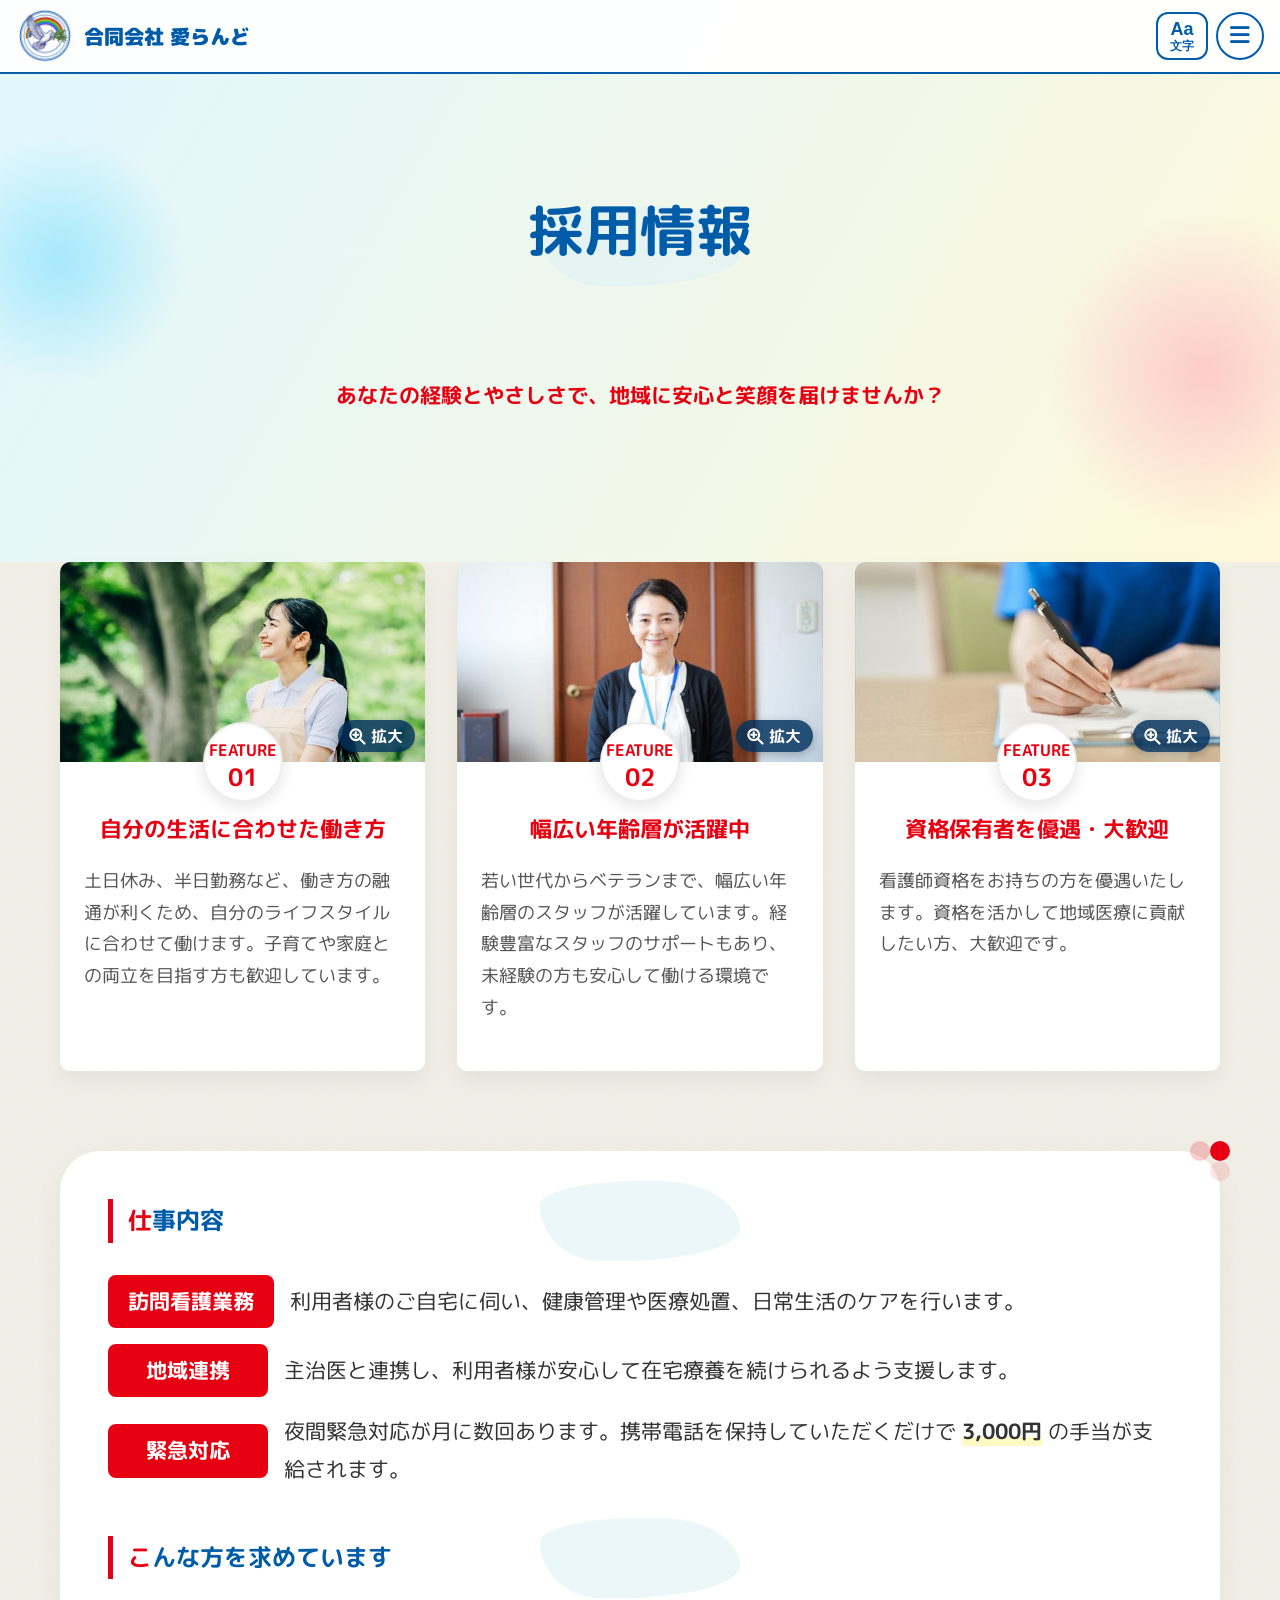
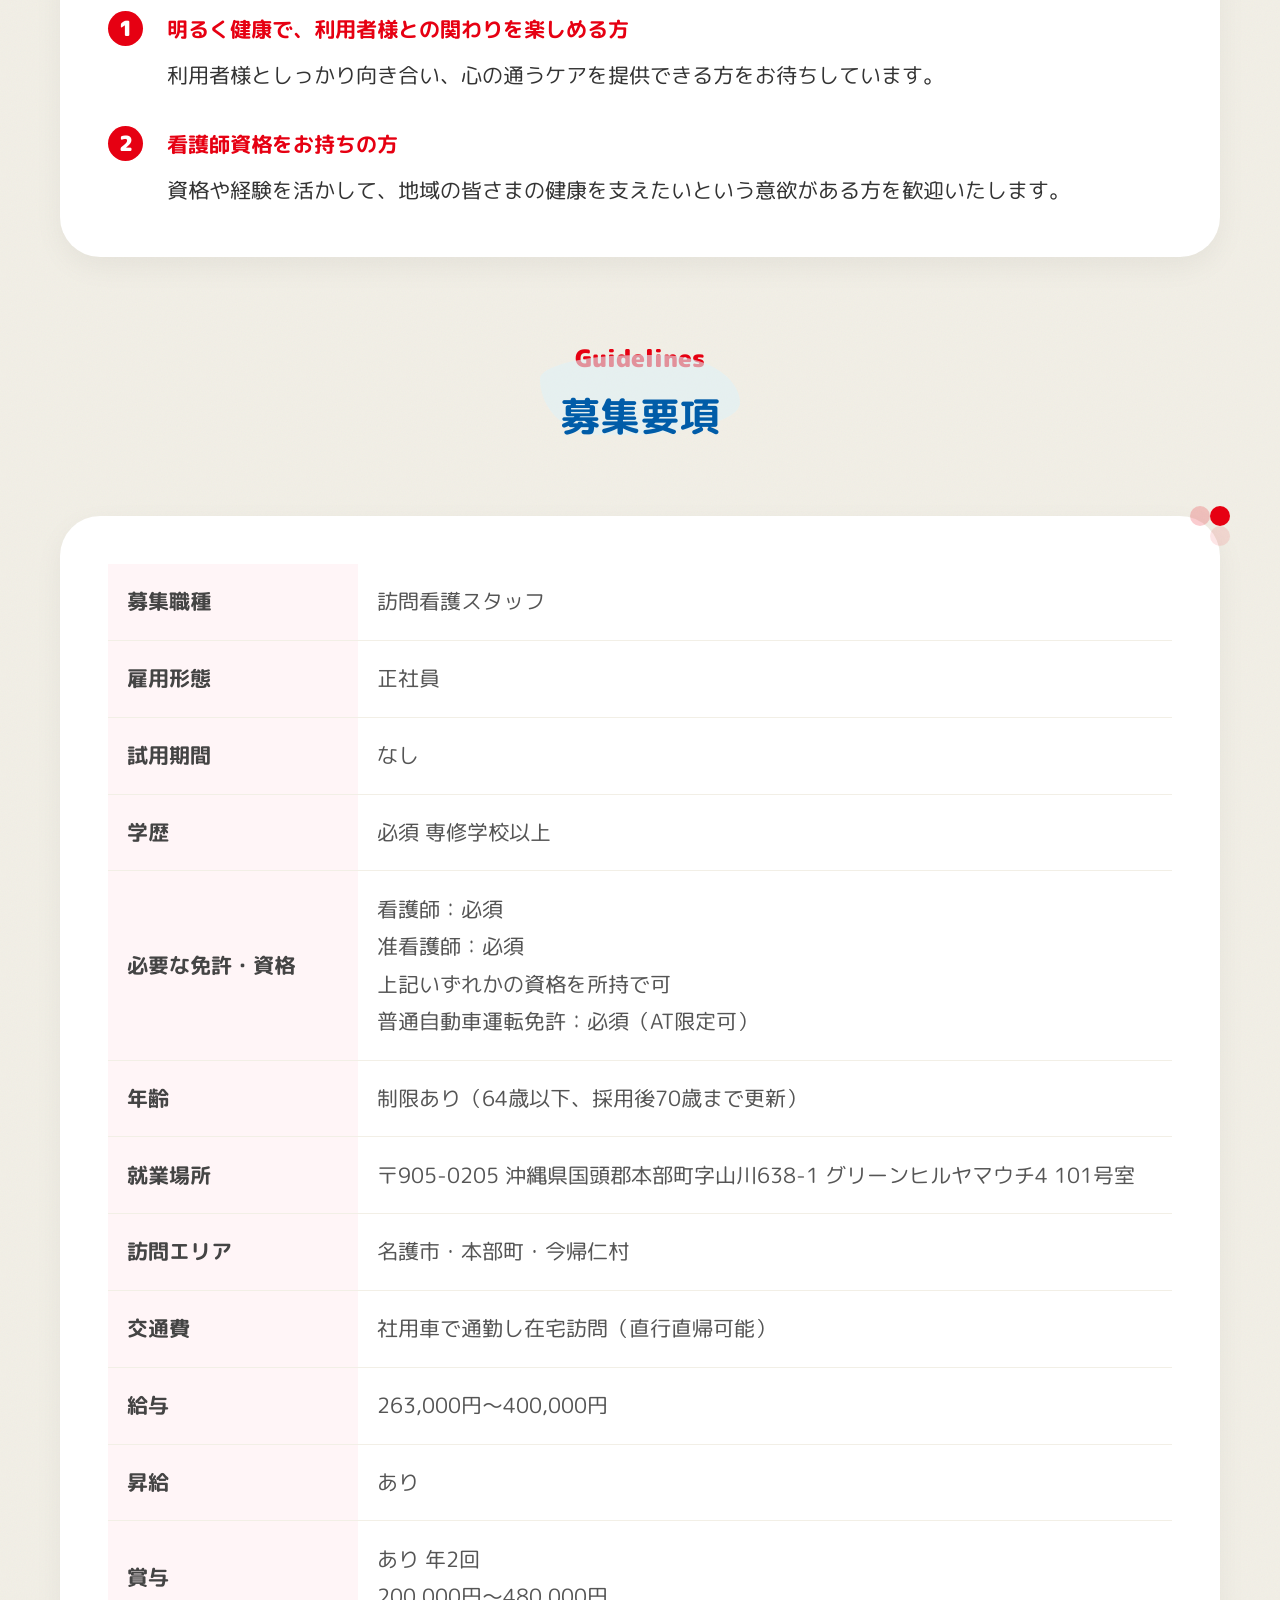
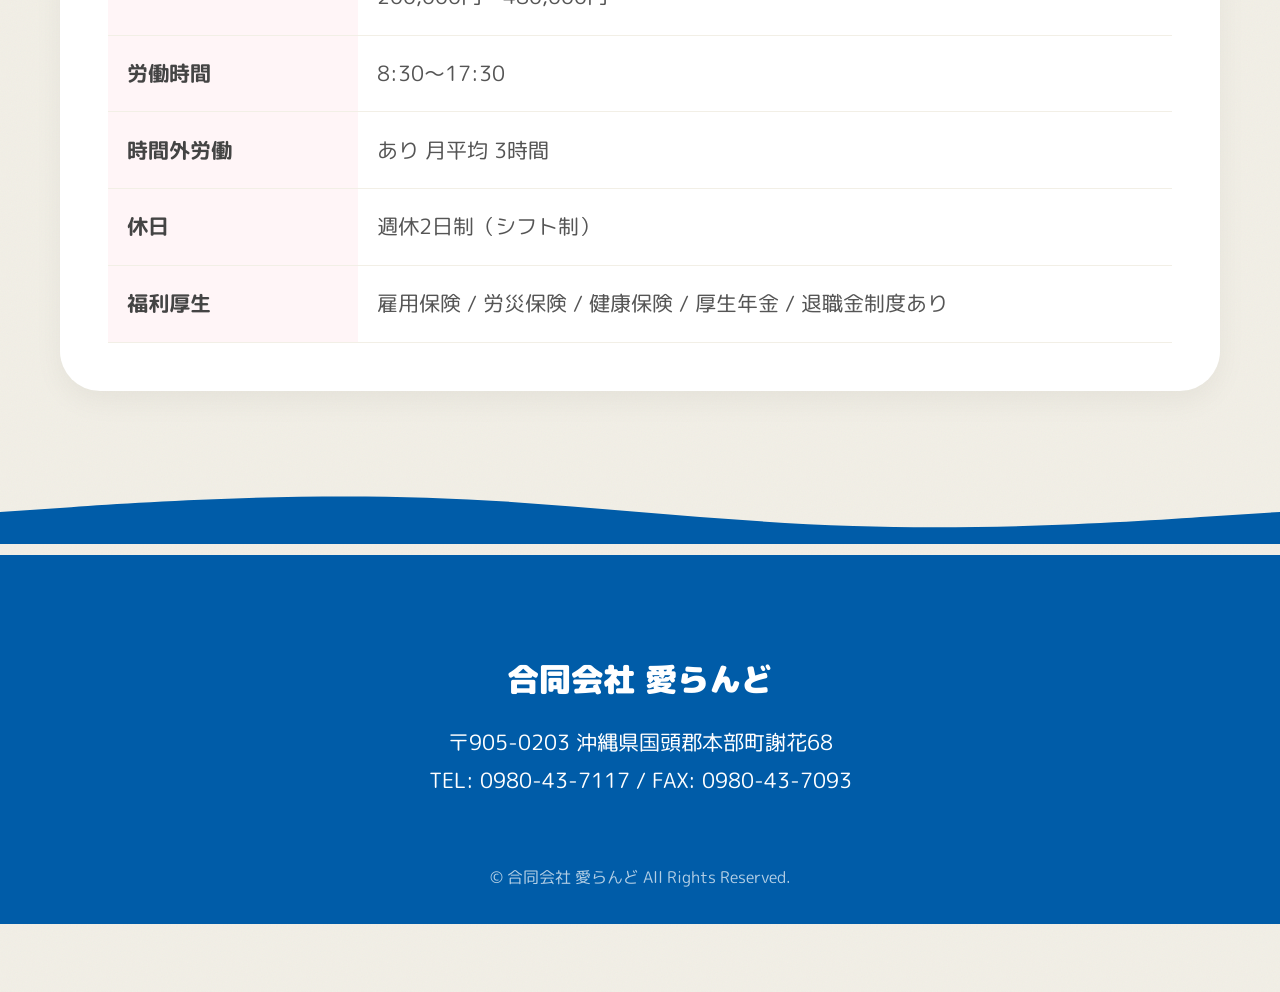
<file: recruit.html>
<!DOCTYPE html>
<html lang="ja">
<head>
    <meta charset="UTF-8">
    <meta name="viewport" content="width=device-width, initial-scale=1.0">
    <title>採用情報 | 合同会社 愛らんど</title>
    <meta name="description" content="合同会社 愛らんどの採用情報。沖縄県本部町・やんばる地域で、訪問看護・訪問介護・有料老人ホームを支える仲間を募集しています。">
    <link rel="icon" href="favicon.svg" type="image/svg+xml">
    <link rel="canonical" href="https://ailand-happy.jp/recruit.html">
    <meta property="og:type" content="website">
    <meta property="og:title" content="採用情報 | 合同会社 愛らんど">
    <meta property="og:description" content="合同会社 愛らんどの採用情報。沖縄県本部町・やんばる地域で、訪問看護・訪問介護・有料老人ホームを支える仲間を募集しています。">
    <meta property="og:url" content="https://ailand-happy.jp/recruit.html">
    <meta property="og:image" content="https://ailand-happy.jp/images/ocean.jpg">
    <script type="application/ld+json">
    {"@context":"https://schema.org","@type":"MedicalBusiness","name":"合同会社 愛らんど","url":"https://ailand-happy.jp/","image":"https://ailand-happy.jp/images/ocean.jpg","telephone":"0980-43-7117","address":{"@type":"PostalAddress","postalCode":"905-0203","addressRegion":"沖縄県","addressLocality":"国頭郡本部町","streetAddress":"謝花68","addressCountry":"JP"},"areaServed":["本部町","今帰仁村","名護市以北"],"hasMap":"https://maps.app.goo.gl/3Eu3qzjx5qtb6wbb9"}
    </script>
    <link href="https://fonts.googleapis.com/css2?family=M+PLUS+Rounded+1c:wght@400;700;900&display=swap" rel="stylesheet">
    <link rel="stylesheet" href="https://cdnjs.cloudflare.com/ajax/libs/font-awesome/6.4.0/css/all.min.css">
    <link rel="stylesheet" href="styles.css">
    <link rel="stylesheet" href="motion.css">
    <style>
        .feature-grid {
            display: grid;
            grid-template-columns: repeat(auto-fit, minmax(300px, 1fr));
            gap: 2rem;
            margin-bottom: 5rem;
        }
        .feature-card {
            background: white;
            border-radius: 10px;
            overflow: hidden;
            box-shadow: 0 10px 20px rgba(0,0,0,0.05);
            text-align: center;
            padding-bottom: 2rem;
            position: relative;
        }
        .feature-card img {
            width: 100%;
            height: 200px;
            object-fit: cover;
        }
        .feature-badge {
            width: 80px;
            height: 80px;
            background: white;
            border-radius: 50%;
            display: flex;
            flex-direction: column;
            align-items: center;
            justify-content: center;
            position: absolute;
            top: 160px;
            left: 50%;
            transform: translateX(-50%);
            box-shadow: 0 5px 15px rgba(0,0,0,0.1);
            border: 2px solid #eee;
        }
        .feature-badge span { font-size: 1rem; color: var(--accent-red); font-weight: bold; }
        .feature-badge strong { font-size: 1.5rem; color: var(--accent-red); line-height: 1; }

        .feature-content {
            padding: 3rem 1.5rem 1rem;
        }
        .feature-content h3 {
            color: var(--accent-red);
            margin-bottom: 1rem;
            font-size: 1.35rem;
        }
        .feature-content p {
            font-size: 1.1rem;
            color: #555;
            text-align: left;
            line-height: 1.8;
        }

        .job-label {
            background: var(--accent-red);
            color: white;
            padding: 8px 20px;
            border-radius: 8px;
            font-weight: bold;
            min-width: 160px;
            text-align: center;
            flex-shrink: 0;
            white-space: nowrap; /* Ensure one line */
            display: inline-block;
        }

        .job-table {
            width: 100%;
            border-collapse: collapse;
        }
        .job-table tr {
            border-bottom: 1px solid #f2efe6;
        }
        .job-table th {
            width: 250px;
            text-align: left;
            padding: 1.2rem;
            background-color: #fff5f7;
            color: #444;
            font-weight: bold;
        }
        .job-table td {
            padding: 1.2rem;
            color: #555;
        }
        @media (max-width: 768px) {
            .job-table th { width: 100px; font-size: 1.05rem; padding: 0.8rem; }
            .job-table td { font-size: 1.05rem; padding: 0.8rem; }
        }
    </style>
</head>
<body>
    <header>
        <div class="header-container">
            <a href="index.html" class="logo-section">
                <img class="brand-logo" src="images/ailand-logo.png" alt="愛らんどロゴ" width="58" height="58">
                合同会社 愛らんど
            </a>
            <button class="menu-toggle" type="button" aria-expanded="false" aria-controls="global-nav"><span class="sr-only">メニューを開く</span><i class="fa-solid fa-bars" aria-hidden="true"></i></button>
            <nav class="nav-section" id="global-nav">
                <ul>
                    <li><a href="index.html">トップ</a></li>
                    <li><a href="about.html">愛らんどについて</a></li>
                    <li><a href="homenurse.html">訪問看護</a></li>
                    <li><a href="care.html">訪問介護</a></li>
                    <li><a href="senior.html">老人ホーム</a></li>
                    <li><a href="recruit.html" style="color: var(--accent-red);">採用情報</a></li>
                    <li><a href="updates.html">お知らせ</a></li>
                </ul>
            </nav>
            <div class="header-ctas">
                <a href="tel:0980437117" class="cta-block tel">
                    <span>お電話でのお問い合わせ</span>
                    <strong>0980-43-7117</strong>
                </a>
                <a href="contact.html" class="cta-block contact">
                    <span>メールでのお問い合わせ</span>
                    <strong>CONTACT</strong>
                </a>
            </div>
        </div>
    </header>

    <section class="hero" style="padding-top: 180px;">
        <div class="container" style="max-width: 1000px; margin: 0 auto;">
            <div class="section-title">
                <h1>採用情報</h1>
            </div>
            <p style="text-align: center; max-width: 800px; margin: 0 auto 3rem; font-weight: bold; font-size: 1.3rem; color: var(--accent-red);">
                あなたの経験とやさしさで、地域に安心と笑顔を届けませんか？
            </p>
        </div>
    </section>

    <div class="container" style="max-width: 1200px; margin: 0 auto; padding: 0 20px 100px;">
        <!-- 特徴 -->
        <div class="feature-grid">
            <div class="feature-card">
                <img src="images/recruit_01.jpg" alt="特徴1">
                <div class="feature-badge">
                    <span>FEATURE</span>
                    <strong>01</strong>
                </div>
                <div class="feature-content">
                    <h3>自分の生活に合わせた働き方</h3>
                    <p>土日休み、半日勤務など、働き方の融通が利くため、自分のライフスタイルに合わせて働けます。子育てや家庭との両立を目指す方も歓迎しています。</p>
                </div>
            </div>
            <div class="feature-card">
                <img src="images/recruit_02.jpg" alt="特徴2">
                <div class="feature-badge">
                    <span>FEATURE</span>
                    <strong>02</strong>
                </div>
                <div class="feature-content">
                    <h3>幅広い年齢層が活躍中</h3>
                    <p>若い世代からベテランまで、幅広い年齢層のスタッフが活躍しています。経験豊富なスタッフのサポートもあり、未経験の方も安心して働ける環境です。</p>
                </div>
            </div>
            <div class="feature-card">
                <img src="images/recruit_03.jpg" alt="特徴3">
                <div class="feature-badge">
                    <span>FEATURE</span>
                    <strong>03</strong>
                </div>
                <div class="feature-content">
                    <h3>資格保有者を優遇・大歓迎</h3>
                    <p>看護師資格をお持ちの方を優遇いたします。資格を活かして地域医療に貢献したい方、大歓迎です。</p>
                </div>
            </div>
        </div>

        <div class="blob-card">
            <div class="section-title" style="text-align: left; margin-bottom: 2rem;">
                <h2 style="font-size: 1.5rem; border-left: 5px solid var(--accent-red); padding-left: 15px; background: none;"><span style="color: var(--accent-red);">仕</span>事内容</h2>
            </div>
            <div style="display: flex; flex-direction: column; gap: 1rem; margin-bottom: 3rem;">
                <div style="display: flex; align-items: center; gap: 1rem;">
                    <span class="job-label">訪問看護業務</span>
                    <span>利用者様のご自宅に伺い、健康管理や医療処置、日常生活のケアを行います。</span>
                </div>
                <div style="display: flex; align-items: center; gap: 1rem;">
                    <span class="job-label">地域連携</span>
                    <span>主治医と連携し、利用者様が安心して在宅療養を続けられるよう支援します。</span>
                </div>
                <div style="display: flex; align-items: center; gap: 1rem;">
                    <span class="job-label">緊急対応</span>
                    <span>夜間緊急対応が月に数回あります。携帯電話を保持していただくだけで <strong style="background: linear-gradient(transparent 70%, #fff9c4 70%);">3,000円</strong> の手当が支給されます。</span>
                </div>
            </div>

            <div class="section-title" style="text-align: left; margin-bottom: 2rem;">
                <h2 style="font-size: 1.5rem; border-left: 5px solid var(--accent-red); padding-left: 15px; background: none;"><span style="color: var(--accent-red);">こ</span>んな方を<span class="nw">求めています</span></h2>
            </div>
            <div style="display: flex; flex-direction: column; gap: 2rem;">
                <div style="display: flex; gap: 1.5rem; align-items: flex-start;">
                    <div style="background: var(--accent-red); color: white; border-radius: 50%; width: 35px; height: 35px; display: flex; align-items: center; justify-content: center; font-weight: 900; flex-shrink: 0;">1</div>
                    <div>
                        <h4 style="font-size: 1.3rem; color: var(--accent-red); margin-bottom: 0.5rem;">明るく健康で、利用者様との関わりを楽しめる方</h4>
                        <p>利用者様としっかり向き合い、心の通うケアを提供できる方をお待ちしています。</p>
                    </div>
                </div>
                <div style="display: flex; gap: 1.5rem; align-items: flex-start;">
                    <div style="background: var(--accent-red); color: white; border-radius: 50%; width: 35px; height: 35px; display: flex; align-items: center; justify-content: center; font-weight: 900; flex-shrink: 0;">2</div>
                    <div>
                        <h4 style="font-size: 1.3rem; color: var(--accent-red); margin-bottom: 0.5rem;">看護師資格をお持ちの方</h4>
                        <p>資格や経験を活かして、地域の皆さまの健康を支えたいという意欲がある方を歓迎いたします。</p>
                    </div>
                </div>
            </div>
        </div>

        <!-- 募集要項 -->
        <div class="section-title" style="margin-top: 5rem;">
            <p style="color: var(--accent-red); font-weight: 900; font-size: 1.5rem;">Guidelines</p>
            <h2>募集要項</h2>
        </div>
        <div class="blob-card">
            <table class="job-table">
                <tr>
                    <th>募集職種</th>
                    <td>訪問看護スタッフ</td>
                </tr>
                <tr>
                    <th>雇用形態</th>
                    <td>正社員</td>
                </tr>
                <tr>
                    <th>試用期間</th>
                    <td>なし</td>
                </tr>
                <tr>
                    <th>学歴</th>
                    <td>必須 専修学校以上</td>
                </tr>
                <tr>
                    <th>必要な免許・資格</th>
                    <td>
                        看護師：必須<br>
                        准看護師：必須<br>
                        上記いずれかの資格を所持で可<br>
                        普通自動車運転免許：必須（AT限定可）
                    </td>
                </tr>
                <tr>
                    <th>年齢</th>
                    <td>制限あり（64歳以下、採用後70歳まで更新）</td>
                </tr>
                <tr>
                    <th>就業場所</th>
                    <td><span class="tel-nw">〒905-0205</span> 沖縄県国頭郡本部町字山川638-1 グリーンヒルヤマウチ4 101号室</td>
                </tr>
                <tr>
                    <th>訪問エリア</th>
                    <td>名護市・本部町・今帰仁村</td>
                </tr>
                <tr>
                    <th>交通費</th>
                    <td>社用車で通勤し在宅訪問（直行直帰可能）</td>
                </tr>
                <tr>
                    <th>給与</th>
                    <td>263,000円～400,000円</td>
                </tr>
                <tr>
                    <th>昇給</th>
                    <td>あり</td>
                </tr>
                <tr>
                    <th>賞与</th>
                    <td>あり 年2回<br>200,000円～480,000円</td>
                </tr>
                <tr>
                    <th>労働時間</th>
                    <td>8:30～17:30</td>
                </tr>
                <tr>
                    <th>時間外労働</th>
                    <td>あり 月平均 3時間</td>
                </tr>
                <tr>
                    <th>休日</th>
                    <td>週休2日制（シフト制）</td>
                </tr>
                <tr>
                    <th>福利厚生</th>
                    <td>雇用保険 / 労災保険 / 健康保険 / 厚生年金 / 退職金制度あり</td>
                </tr>
            </table>
        </div>
    </div>

    <footer>
        <svg class="footer-wave" viewBox="0 0 1440 100" preserveAspectRatio="none">
            <path d="M0,64L80,58.7C160,53,320,43,480,48C640,53,800,75,960,80C1120,85,1280,75,1360,69.3L1440,64L1440,100L1360,100C1280,100,1120,100,960,100C800,100,640,100,480,100C320,100,160,100,80,100L0,100Z"></path>
        </svg>
        <div class="container" style="max-width: 1000px; margin: 0 auto; text-align: center;">
            <div style="font-size: 2rem; font-weight: 900; margin-bottom: 1rem;">合同会社 愛らんど</div>
            <p><span class="tel-nw">〒905-0203</span> 沖縄県国頭郡本部町謝花68</p>
            <p>TEL: <span class="tel-nw">0980-43-7117</span> / FAX: <span class="tel-nw">0980-43-7093</span></p>
            <div style="margin-top: 4rem; font-size: 1rem; opacity: 0.7;">
                &copy; 合同会社 愛らんど All Rights Reserved.
            </div>
        </div>
    </footer>
    <script src="script.js"></script>
    <script src="motion.js"></script>
</body>
</html>
</file>
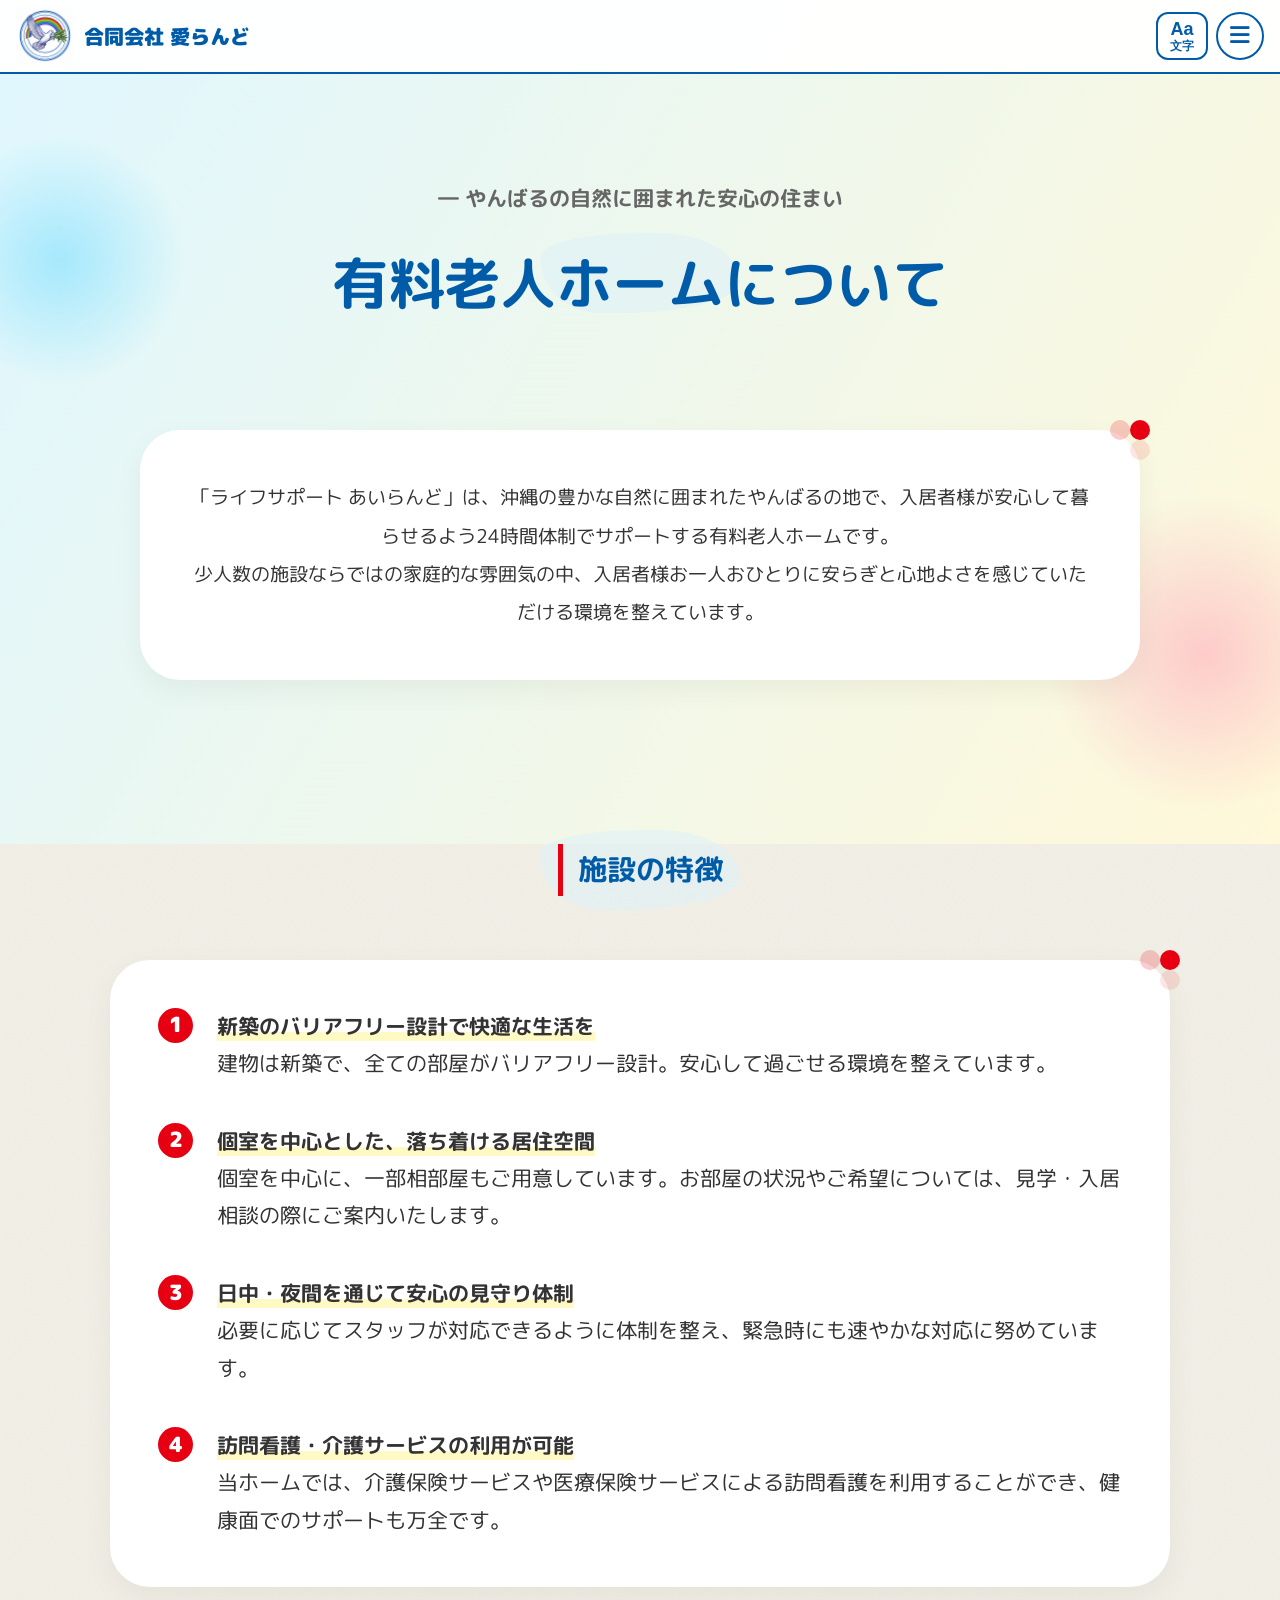
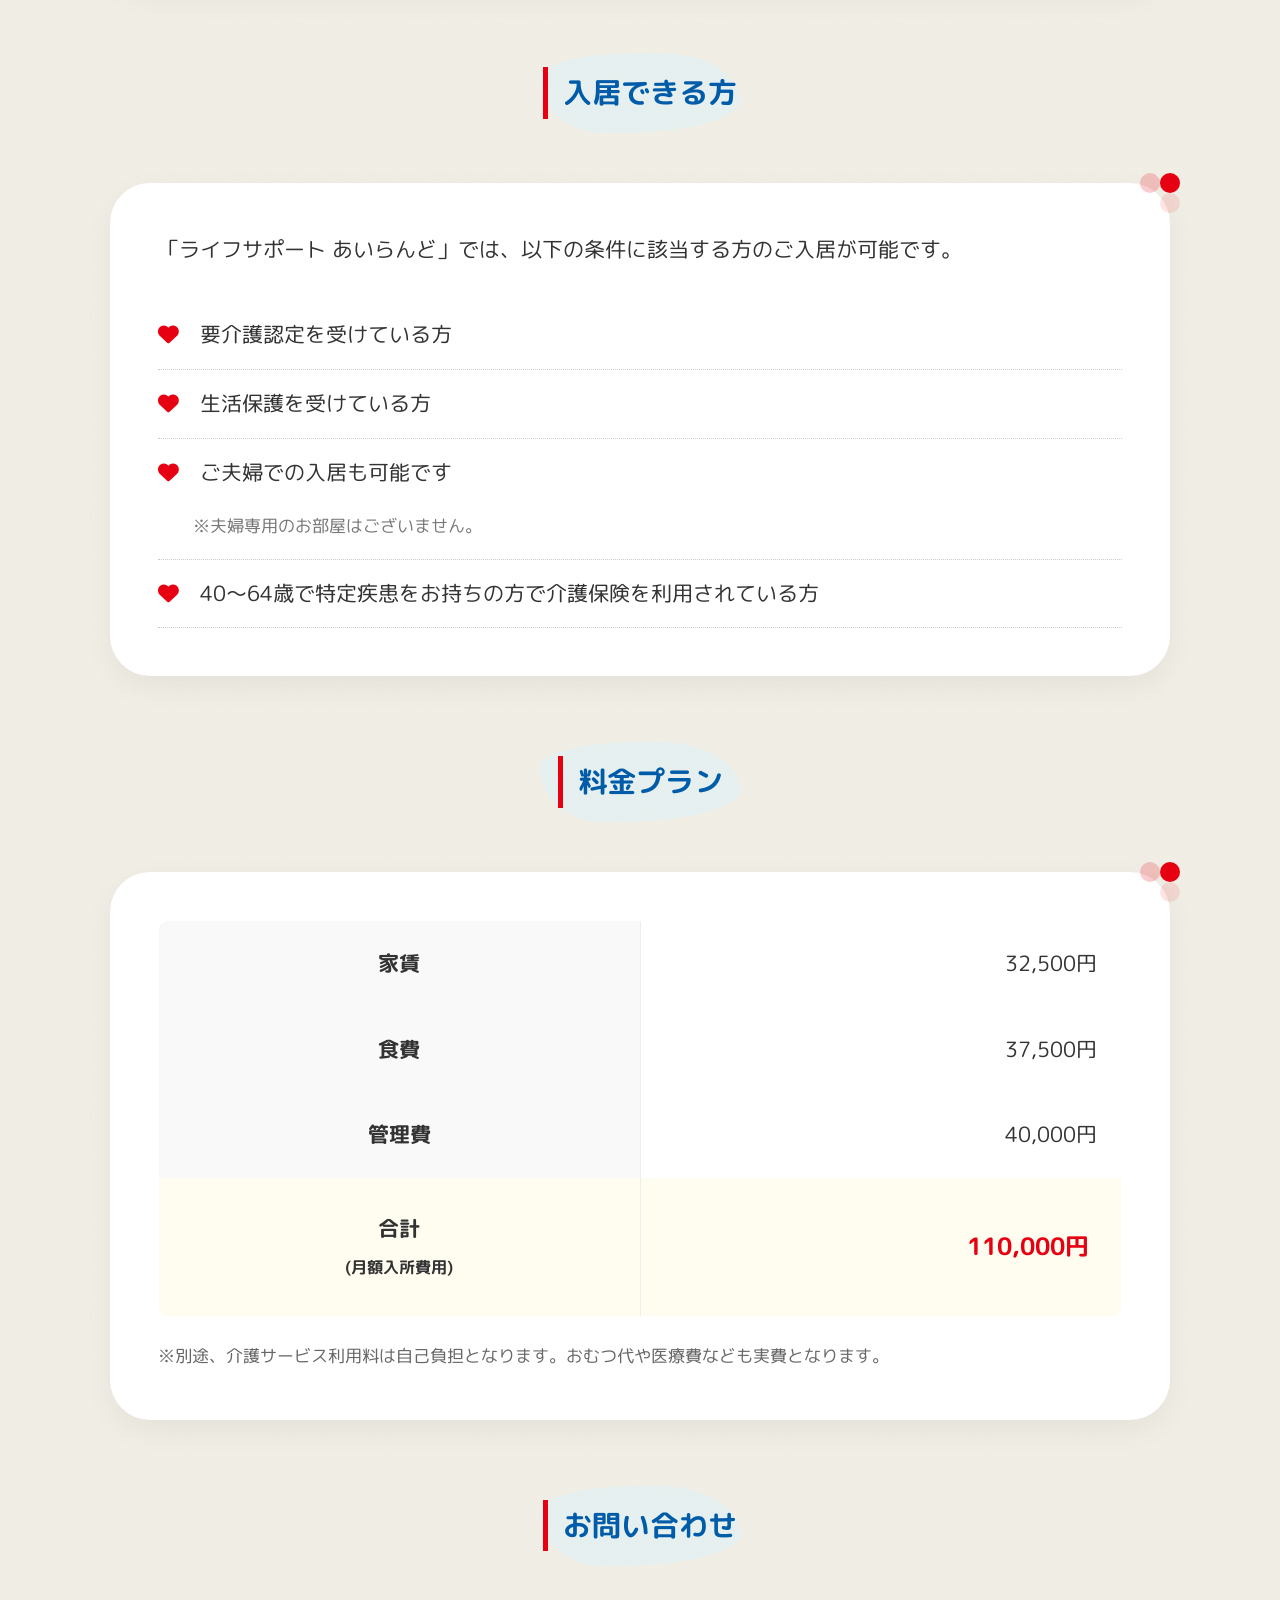
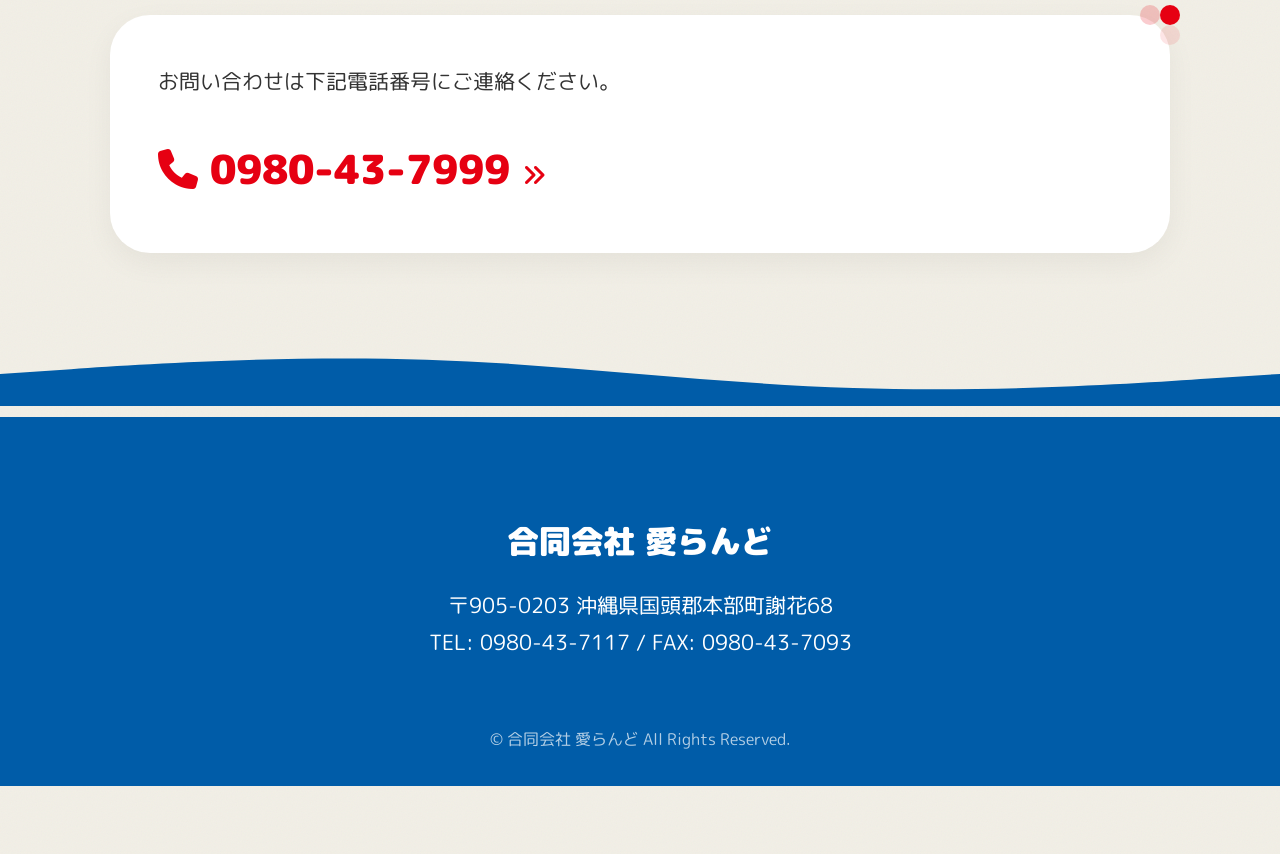
<file: senior.html>
<!DOCTYPE html>
<html lang="ja">
<head>
    <meta charset="UTF-8">
    <meta name="viewport" content="width=device-width, initial-scale=1.0">
    <title>有料老人ホームについて | 合同会社 愛らんど</title>
    <meta name="description" content="沖縄県本部町の住宅型有料老人ホーム ライフサポート あいらんど。定員9名の少人数制で、個室を中心に一部相部屋を備えています。">
    <link rel="icon" href="favicon.svg" type="image/svg+xml">
    <link rel="canonical" href="https://ailand-happy.jp/senior.html">
    <meta property="og:type" content="website">
    <meta property="og:title" content="有料老人ホームについて | 合同会社 愛らんど">
    <meta property="og:description" content="沖縄県本部町の住宅型有料老人ホーム ライフサポート あいらんど。定員9名の少人数制で、個室を中心に一部相部屋を備えています。">
    <meta property="og:url" content="https://ailand-happy.jp/senior.html">
    <meta property="og:image" content="https://ailand-happy.jp/images/ocean.jpg">
    <script type="application/ld+json">
    {"@context":"https://schema.org","@type":"MedicalBusiness","name":"合同会社 愛らんど","url":"https://ailand-happy.jp/","image":"https://ailand-happy.jp/images/ocean.jpg","telephone":"0980-43-7117","address":{"@type":"PostalAddress","postalCode":"905-0203","addressRegion":"沖縄県","addressLocality":"国頭郡本部町","streetAddress":"謝花68","addressCountry":"JP"},"areaServed":["本部町","今帰仁村","名護市以北"],"hasMap":"https://maps.app.goo.gl/3Eu3qzjx5qtb6wbb9"}
    </script>
    <link href="https://fonts.googleapis.com/css2?family=M+PLUS+Rounded+1c:wght@400;700;900&display=swap" rel="stylesheet">
    <link rel="stylesheet" href="https://cdnjs.cloudflare.com/ajax/libs/font-awesome/6.4.0/css/all.min.css">
    <link rel="stylesheet" href="styles.css">
    <link rel="stylesheet" href="motion.css">
</head>
<body>
    <header>
        <div class="header-container">
            <a href="index.html" class="logo-section">
                <img class="brand-logo" src="images/ailand-logo.png" alt="愛らんどロゴ" width="58" height="58">
                合同会社 愛らんど
            </a>
            <button class="menu-toggle" type="button" aria-expanded="false" aria-controls="global-nav"><span class="sr-only">メニューを開く</span><i class="fa-solid fa-bars" aria-hidden="true"></i></button>
            <nav class="nav-section" id="global-nav">
                <ul>
                    <li><a href="index.html">トップ</a></li>
                    <li><a href="about.html">愛らんどについて</a></li>
                    <li><a href="homenurse.html">訪問看護</a></li>
                    <li><a href="care.html">訪問介護</a></li>
                    <li><a href="senior.html" style="color: var(--accent-red);">老人ホーム</a></li>
                    <li><a href="recruit.html">採用情報</a></li>
                    <li><a href="updates.html">お知らせ</a></li>
                </ul>
            </nav>
            <div class="header-ctas">
                <a href="tel:0980437117" class="cta-block tel">
                    <span>お電話でのお問い合わせ</span>
                    <strong>0980-43-7117</strong>
                </a>
                <a href="contact.html" class="cta-block contact">
                    <span>メールでのお問い合わせ</span>
                    <strong>CONTACT</strong>
                </a>
            </div>
        </div>
    </header>

    <section class="hero" style="padding-top: 180px;">
        <div class="container" style="max-width: 1000px; margin: 0 auto;">
            <div class="section-title">
                <p style="color: #666; margin-bottom: 1rem; font-weight: bold;">― やんばるの自然に囲まれた安心の住まい</p>
                <h1>有料老人ホーム<span class="nw">について</span></h1>
            </div>
            <div class="blob-card">
                <p style="font-size: 1.2rem; line-height: 2;">
                    「ライフサポート あいらんど」は、沖縄の豊かな自然に囲まれたやんばるの地で、入居者様が安心して暮らせるよう24時間体制でサポートする有料老人ホームです。<br>
                    少人数の施設ならではの家庭的な雰囲気の中、入居者様お一人おひとりに安らぎと心地よさを感じていただける環境を整えています。
                </p>
            </div>
        </div>
    </section>

    <div class="container" style="max-width: 1100px; margin: 0 auto; padding: 0 20px 100px;">
        <!-- 施設の特徴 -->
        <div class="section-title">
            <h2 style="font-size: 1.8rem; border-left: 5px solid var(--accent-red); padding-left: 15px; background: none; text-align: left;">施設の特徴</h2>
        </div>
        <div class="blob-card">
            <div style="display: flex; flex-direction: column; gap: 2.5rem;">
                <div style="display: flex; gap: 1.5rem; align-items: flex-start;">
                    <div style="background: var(--accent-red); color: white; border-radius: 50%; width: 35px; height: 35px; display: flex; align-items: center; justify-content: center; font-weight: 900; flex-shrink: 0;">1</div>
                    <div>
                        <h4 style="font-size: 1.3rem; margin-bottom: 0.5rem; background: linear-gradient(transparent 70%, #fff9c4 70%); display: inline;">新築のバリアフリー設計で快適な生活を</h4>
                        <p>建物は新築で、全ての部屋がバリアフリー設計。安心して過ごせる環境を整えています。</p>
                    </div>
                </div>
                <div style="display: flex; gap: 1.5rem; align-items: flex-start;">
                    <div style="background: var(--accent-red); color: white; border-radius: 50%; width: 35px; height: 35px; display: flex; align-items: center; justify-content: center; font-weight: 900; flex-shrink: 0;">2</div>
                    <div>
                        <h4 style="font-size: 1.3rem; margin-bottom: 0.5rem; background: linear-gradient(transparent 70%, #fff9c4 70%); display: inline;">個室を中心とした、落ち着ける居住空間</h4>
                        <p>個室を中心に、一部相部屋もご用意しています。お部屋の状況やご希望については、見学・入居相談の際にご案内いたします。</p>
                    </div>
                </div>
                <div style="display: flex; gap: 1.5rem; align-items: flex-start;">
                    <div style="background: var(--accent-red); color: white; border-radius: 50%; width: 35px; height: 35px; display: flex; align-items: center; justify-content: center; font-weight: 900; flex-shrink: 0;">3</div>
                    <div>
                        <h4 style="font-size: 1.3rem; margin-bottom: 0.5rem; background: linear-gradient(transparent 70%, #fff9c4 70%); display: inline;">日中・夜間を通じて安心の見守り体制</h4>
                        <p>必要に応じてスタッフが対応できるように体制を整え、緊急時にも速やかな対応に努めています。</p>
                    </div>
                </div>
                <div style="display: flex; gap: 1.5rem; align-items: flex-start;">
                    <div style="background: var(--accent-red); color: white; border-radius: 50%; width: 35px; height: 35px; display: flex; align-items: center; justify-content: center; font-weight: 900; flex-shrink: 0;">4</div>
                    <div>
                        <h4 style="font-size: 1.3rem; margin-bottom: 0.5rem; background: linear-gradient(transparent 70%, #fff9c4 70%); display: inline;">訪問看護・介護サービスの利用が可能</h4>
                        <p>当ホームでは、介護保険サービスや医療保険サービスによる訪問看護を利用することができ、健康面でのサポートも万全です。</p>
                    </div>
                </div>
            </div>
        </div>

        <!-- 入居できる方 -->
        <div class="section-title" style="margin-top: 5rem;">
            <h2 style="font-size: 1.8rem; border-left: 5px solid var(--accent-red); padding-left: 15px; background: none; text-align: left;">入居できる方</h2>
        </div>
        <div class="blob-card">
            <p style="margin-bottom: 2rem;">「ライフサポート あいらんど」では、以下の条件に該当する方のご入居が可能です。</p>
            <ul style="list-style: none; line-height: 2.5; font-size: 1.3rem;">
                <li style="border-bottom: 1px dotted #ccc; padding: 0.5rem 0;"><i class="fa-solid fa-heart" style="color: var(--accent-red); margin-right: 15px;"></i> 要介護認定を受けている方</li>
                <li style="border-bottom: 1px dotted #ccc; padding: 0.5rem 0;"><i class="fa-solid fa-heart" style="color: var(--accent-red); margin-right: 15px;"></i> 生活保護を受けている方</li>
                <li style="border-bottom: 1px dotted #ccc; padding: 0.5rem 0;"><i class="fa-solid fa-heart" style="color: var(--accent-red); margin-right: 15px;"></i> ご夫婦での入居も可能です<br><span style="font-size: 1.05rem; color: #777; margin-left: 35px;">※夫婦専用のお部屋はございません。</span></li>
                <li style="border-bottom: 1px dotted #ccc; padding: 0.5rem 0;"><i class="fa-solid fa-heart" style="color: var(--accent-red); margin-right: 15px;"></i> 40～64歳で特定疾患をお持ちの方で介護保険を利用されている方</li>
            </ul>
        </div>

        <!-- 料金プラン -->
        <div class="section-title" style="margin-top: 5rem;">
            <h2 style="font-size: 1.8rem; border-left: 5px solid var(--accent-red); padding-left: 15px; background: none; text-align: left;">料金プラン</h2>
        </div>
        <div class="blob-card">
            <table style="width: 100%; border-collapse: collapse; background: white; border-radius: 10px; overflow: hidden; border: 1px solid #eee;">
                <tr>
                    <th style="background: #f9f9f9; padding: 1.5rem; text-align: center; border-right: 1px solid #eee; width: 50%;">家賃</th>
                    <td style="padding: 1.5rem; text-align: right;">32,500円</td>
                </tr>
                <tr>
                    <th style="background: #f9f9f9; padding: 1.5rem; text-align: center; border-right: 1px solid #eee;">食費</th>
                    <td style="padding: 1.5rem; text-align: right;">37,500円</td>
                </tr>
                <tr>
                    <th style="background: #f9f9f9; padding: 1.5rem; text-align: center; border-right: 1px solid #eee;">管理費</th>
                    <td style="padding: 1.5rem; text-align: right;">40,000円</td>
                </tr>
                <tr style="background: #fffdf0; font-weight: bold;">
                    <th style="padding: 2rem; text-align: center; border-right: 1px solid #eee;">合計<br><span style="font-size: 1rem;">(月額入所費用)</span></th>
                    <td style="padding: 2rem; text-align: right; font-size: 1.5rem; color: var(--accent-red);">110,000円</td>
                </tr>
            </table>
            <p style="margin-top: 1.5rem; font-size: 1.05rem; color: #666;">
                ※別途、介護サービス利用料は自己負担となります。おむつ代や医療費なども実費となります。
            </p>
        </div>

        <!-- お問い合わせ -->
        <div class="section-title" style="margin-top: 5rem;">
            <h2 style="font-size: 1.8rem; border-left: 5px solid var(--accent-red); padding-left: 15px; background: none; text-align: left;">お問い合わせ</h2>
        </div>
        <div class="blob-card">
            <p>お問い合わせは下記電話番号にご連絡ください。</p>
            <div style="margin-top: 2rem; font-size: 2.5rem; font-weight: 900; color: var(--accent-red);">
                <a href="tel:0980437999" style="color: inherit; text-decoration: none;" aria-label="老人ホームに電話する 0980-43-7999"><i class="fa-solid fa-phone"></i> <span class="tel-nw">0980-43-7999</span> <i class="fa-solid fa-angles-right" style="font-size: 1.5rem;"></i></a>
            </div>
        </div>
    </div>

    <footer>
        <svg class="footer-wave" viewBox="0 0 1440 100" preserveAspectRatio="none">
            <path d="M0,64L80,58.7C160,53,320,43,480,48C640,53,800,75,960,80C1120,85,1280,75,1360,69.3L1440,64L1440,100L1360,100C1280,100,1120,100,960,100C800,100,640,100,480,100C320,100,160,100,80,100L0,100Z"></path>
        </svg>
        <div class="container" style="max-width: 1000px; margin: 0 auto; text-align: center;">
            <div style="font-size: 2rem; font-weight: 900; margin-bottom: 1rem;">合同会社 愛らんど</div>
            <p><span class="tel-nw">〒905-0203</span> 沖縄県国頭郡本部町謝花68</p>
            <p>TEL: <span class="tel-nw">0980-43-7117</span> / FAX: <span class="tel-nw">0980-43-7093</span></p>
            <div style="margin-top: 4rem; font-size: 1rem; opacity: 0.7;">
                &copy; 合同会社 愛らんど All Rights Reserved.
            </div>
        </div>
    </footer>
    <script src="script.js"></script>
    <script src="motion.js"></script>
</body>
</html>
</file>
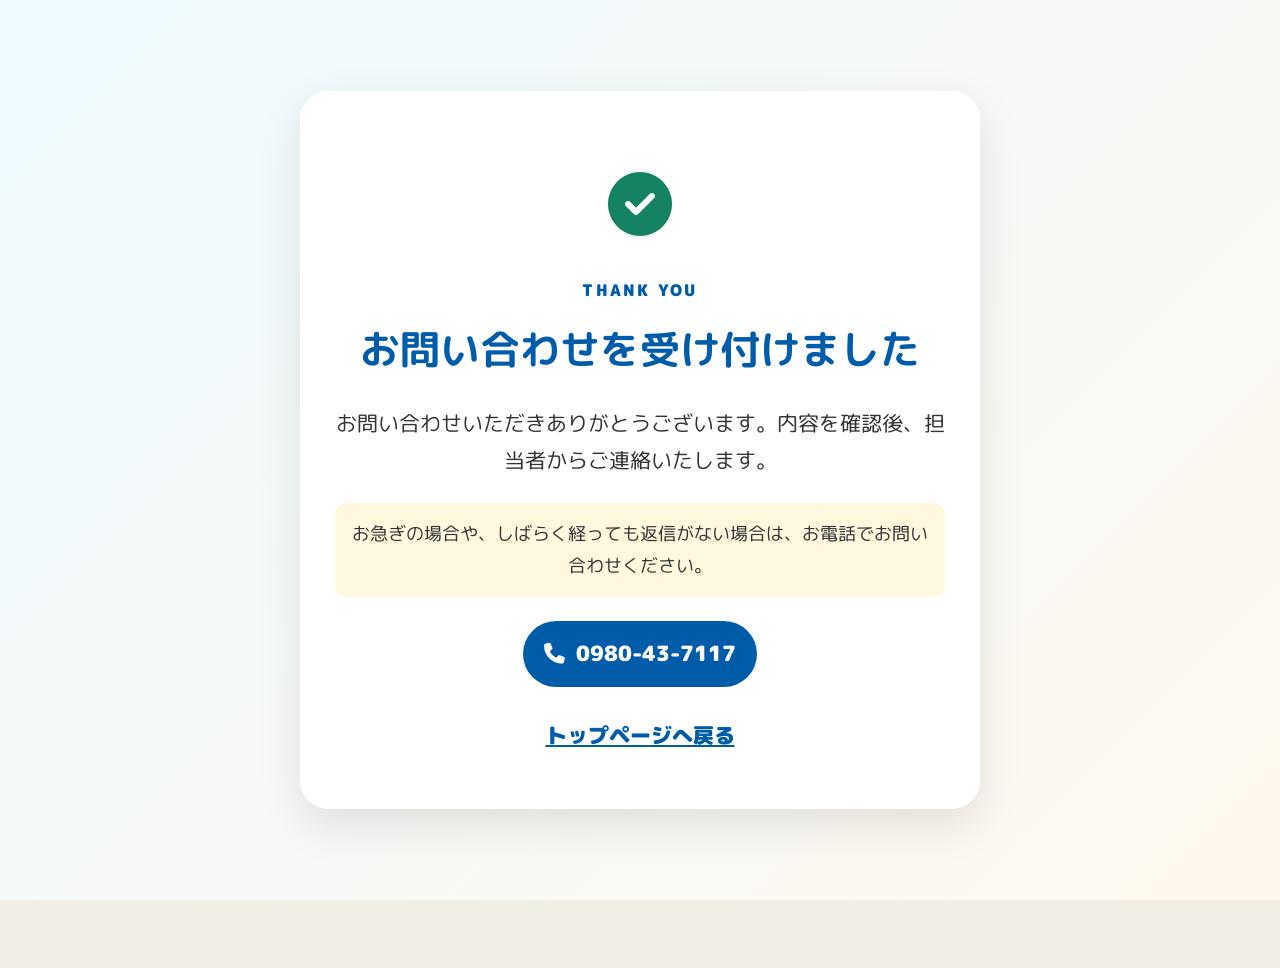
<file: thanks.html>
<!DOCTYPE html>
<html lang="ja">
<head>
  <meta charset="UTF-8">
  <meta name="viewport" content="width=device-width, initial-scale=1.0">
  <link rel="icon" href="favicon.svg" type="image/svg+xml">
    <link rel="canonical" href="https://ailand-happy.jp/thanks.html">
  <title>お問い合わせを受け付けました | 合同会社 愛らんど</title>
  <link href="https://fonts.googleapis.com/css2?family=M+PLUS+Rounded+1c:wght@400;700;900&display=swap" rel="stylesheet">
  <link rel="stylesheet" href="https://cdnjs.cloudflare.com/ajax/libs/font-awesome/6.4.0/css/all.min.css">
  <link rel="stylesheet" href="styles.css">
    <link rel="stylesheet" href="motion.css">
</head>
<body>
  <main class="thanks-page">
    <section class="thanks-card">
      <div class="thanks-icon"><i class="fa-solid fa-circle-check" aria-hidden="true"></i></div>
      <p class="eyebrow">THANK YOU</p>
      <h1>お問い合わせを受け付けました</h1>
      <p>お問い合わせいただきありがとうございます。内容を確認後、担当者からご連絡いたします。</p>
      <p class="thanks-caution">お急ぎの場合や、しばらく経っても返信がない場合は、お電話でお問い合わせください。</p>
      <a href="tel:0980437117" class="phone-button"><i class="fa-solid fa-phone" aria-hidden="true"></i> 0980-43-7117</a>
      <a href="index.html" class="thanks-home-link">トップページへ戻る</a>
    </section>
  </main>
</body>
</html>
</file>
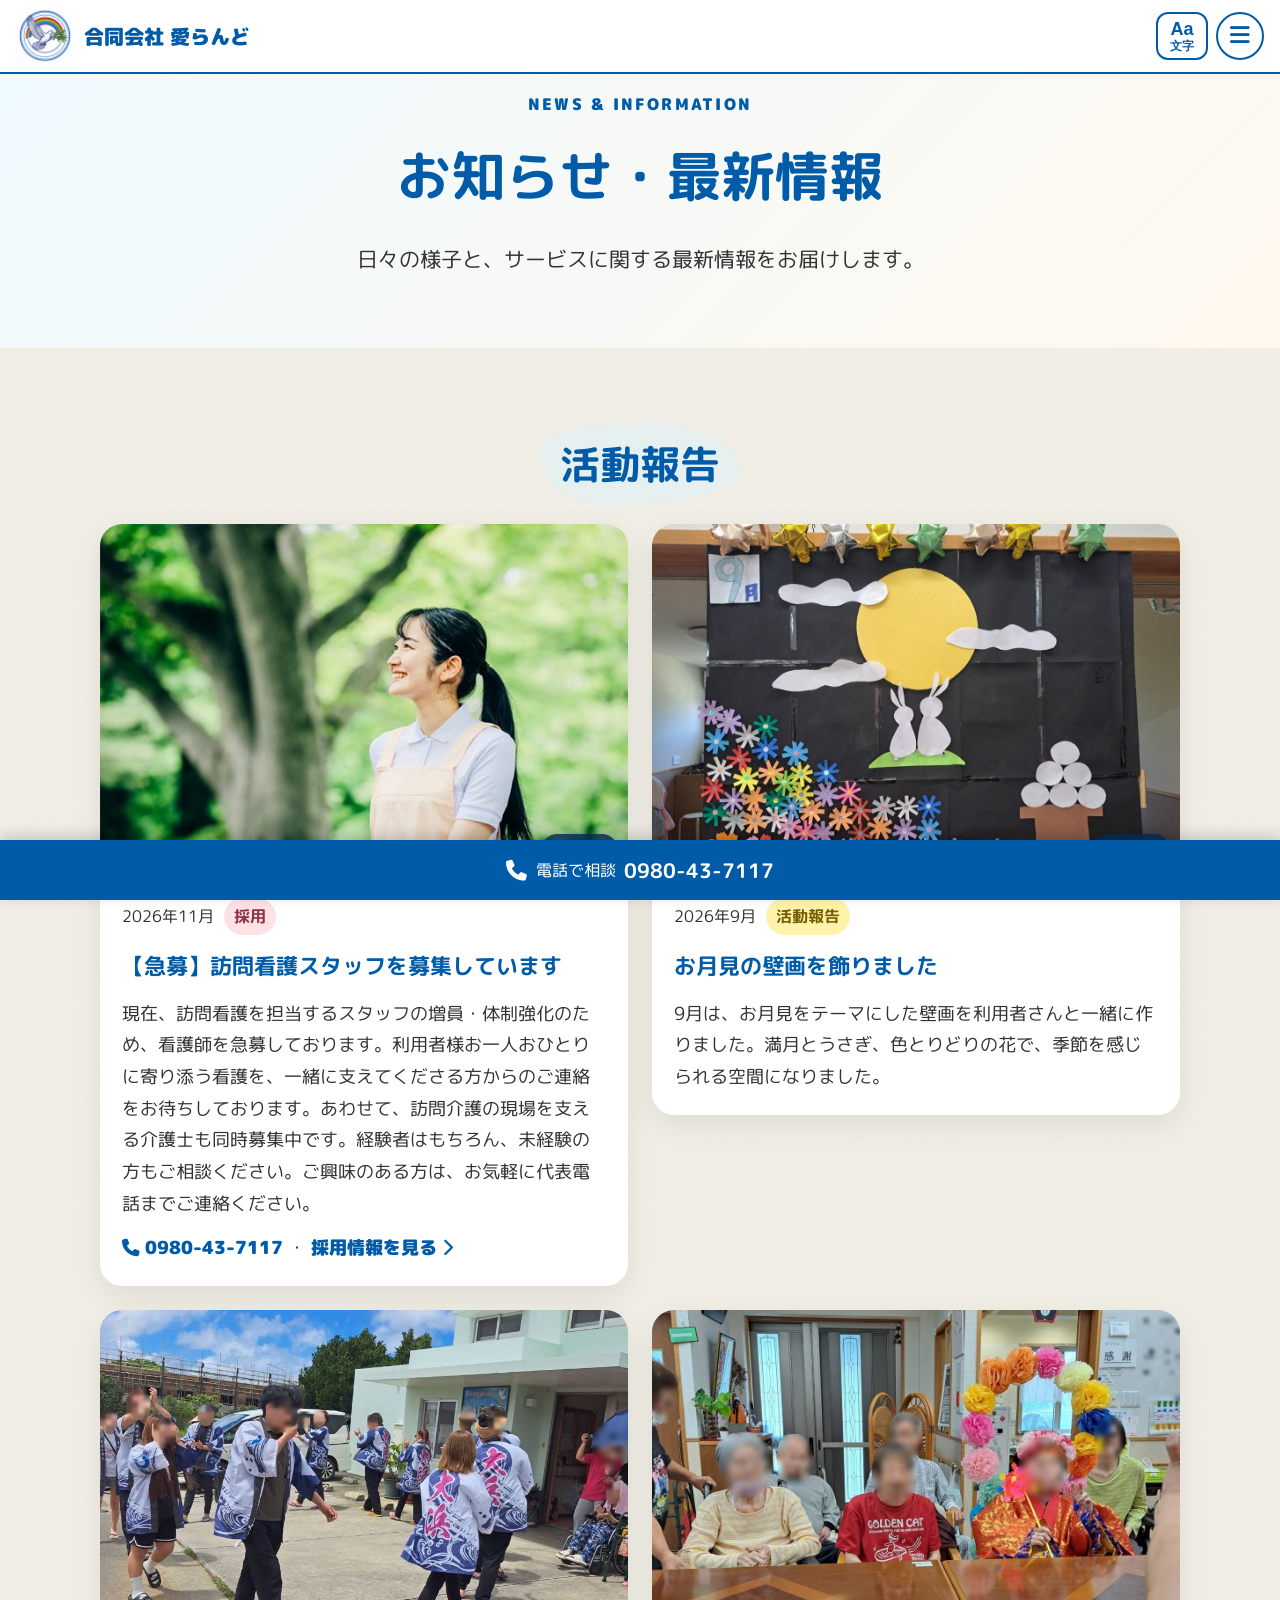
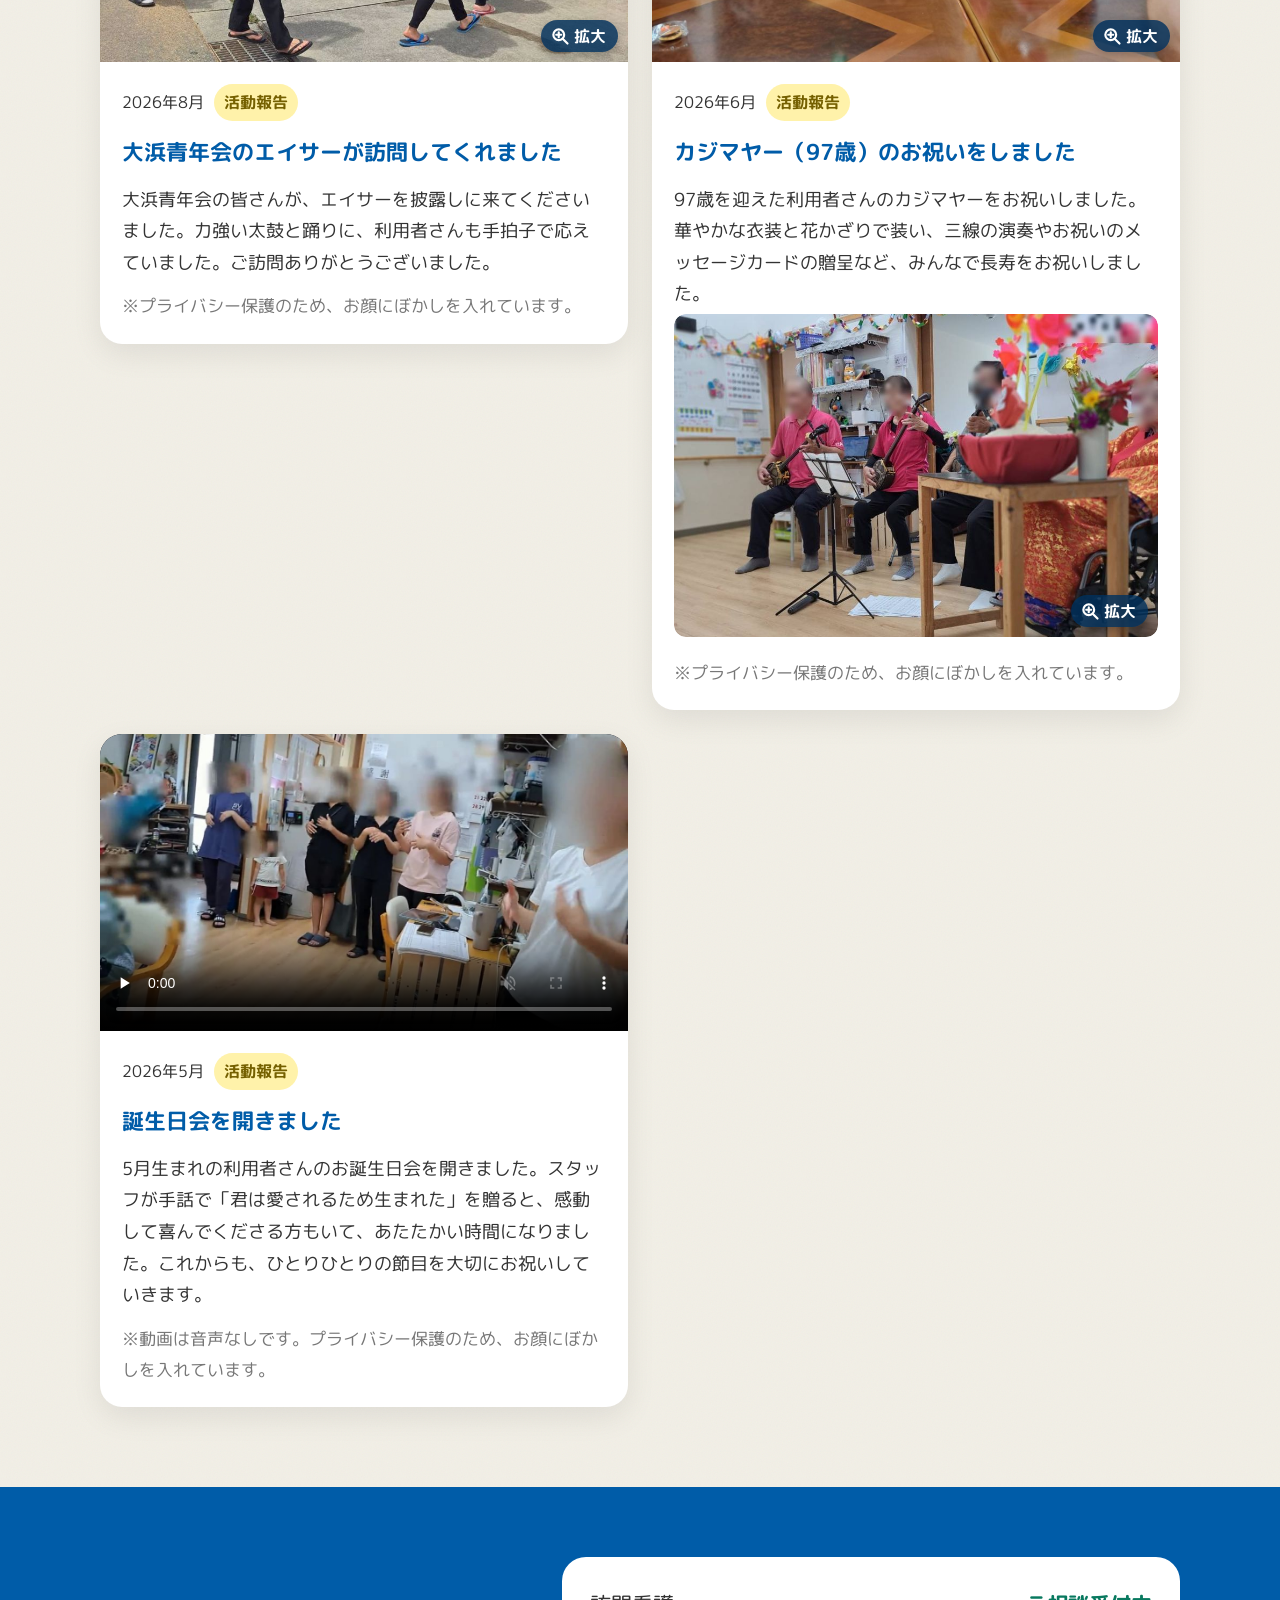
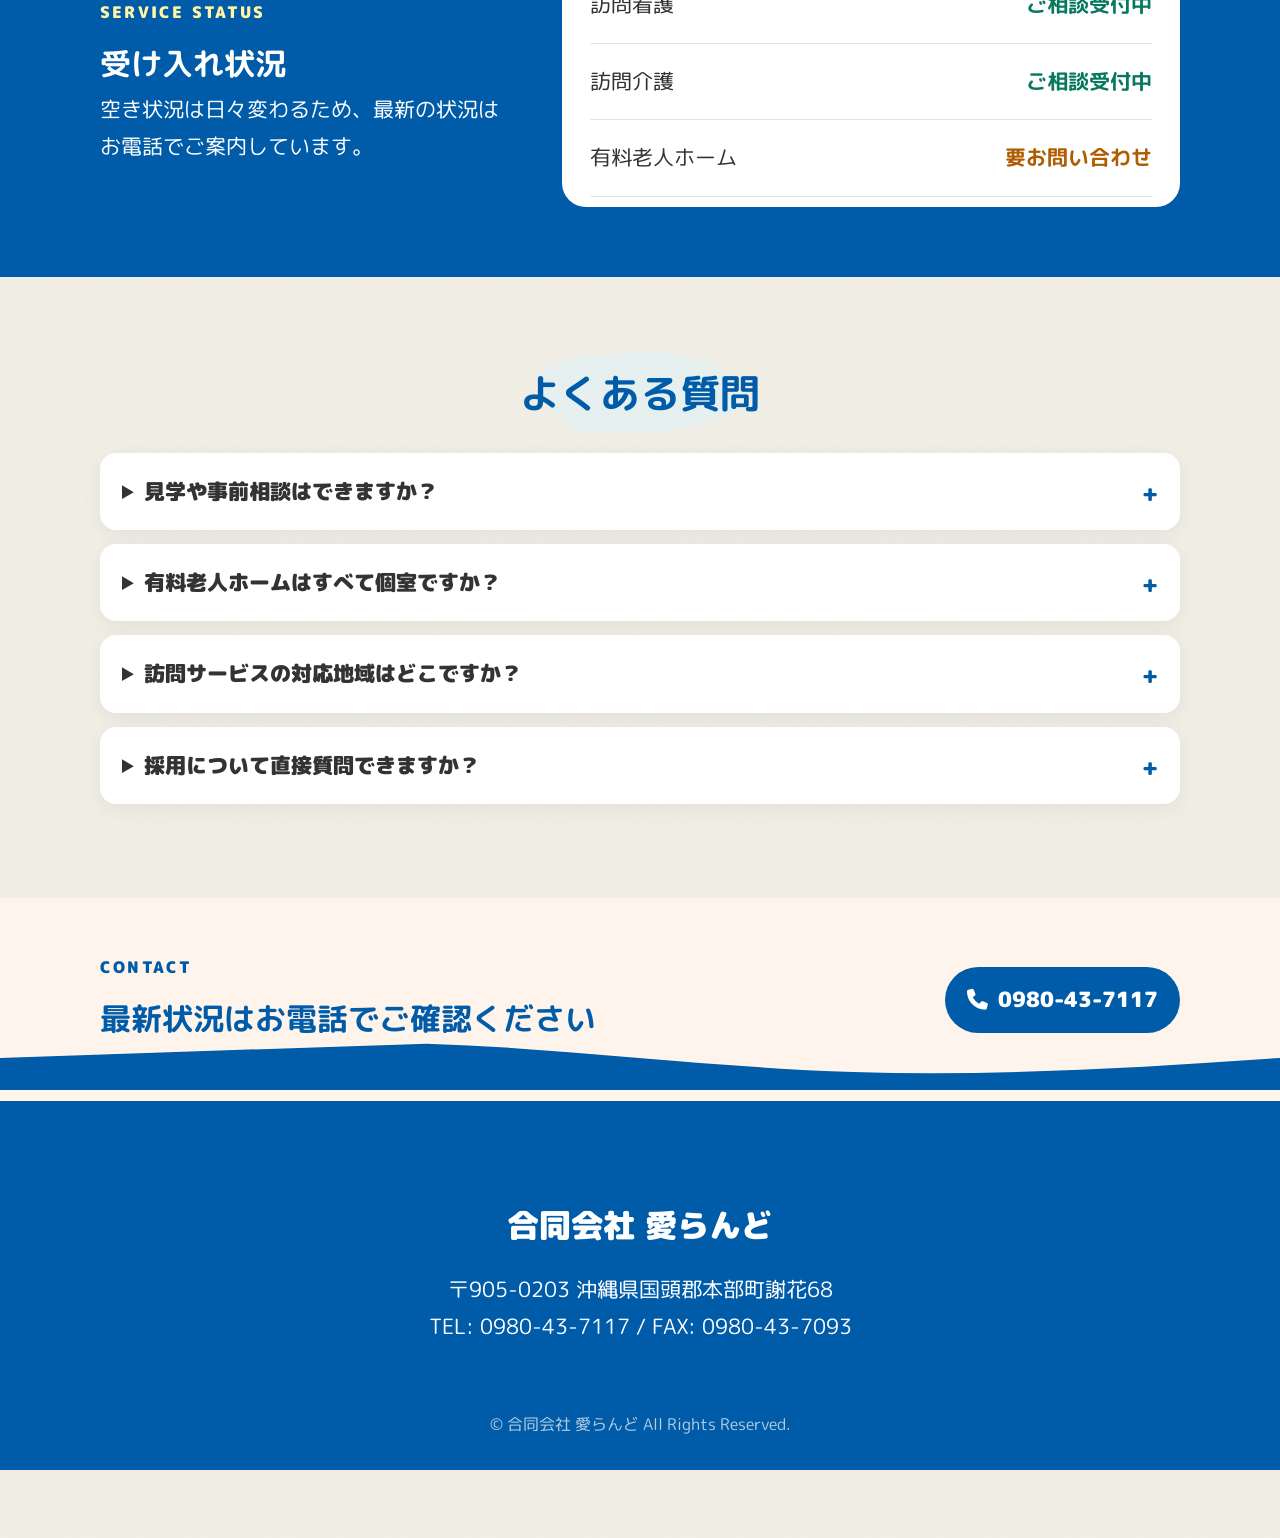
<file: updates.html>
<!DOCTYPE html>
<html lang="ja">
<head>
  <meta charset="UTF-8">
  <meta name="viewport" content="width=device-width, initial-scale=1.0">
  <meta name="description" content="合同会社 愛らんどの活動報告、受け入れ状況、採用情報、よくある質問です。">
  <link rel="icon" href="favicon.svg" type="image/svg+xml">
    <link rel="canonical" href="https://ailand-happy.jp/updates.html">
  <title>お知らせ・最新情報 | 合同会社 愛らんど</title>
  <meta property="og:type" content="website">
  <meta property="og:title" content="お知らせ・最新情報 | 合同会社 愛らんど">
  <meta property="og:description" content="合同会社 愛らんどの活動報告、受け入れ状況、採用情報、よくある質問です。">
  <meta property="og:url" content="https://ailand-happy.jp/updates.html">
  <meta property="og:image" content="https://ailand-happy.jp/images/ocean.jpg">
  <script type="application/ld+json">
    {"@context":"https://schema.org","@type":"MedicalBusiness","name":"合同会社 愛らんど","url":"https://ailand-happy.jp/","image":"https://ailand-happy.jp/images/ocean.jpg","telephone":"0980-43-7117","address":{"@type":"PostalAddress","postalCode":"905-0203","addressRegion":"沖縄県","addressLocality":"国頭郡本部町","streetAddress":"謝花68","addressCountry":"JP"},"areaServed":["本部町","今帰仁村","名護市以北"],"hasMap":"https://maps.app.goo.gl/3Eu3qzjx5qtb6wbb9"}
  </script>
  <link href="https://fonts.googleapis.com/css2?family=M+PLUS+Rounded+1c:wght@400;700;900&display=swap" rel="stylesheet">
  <link rel="stylesheet" href="https://cdnjs.cloudflare.com/ajax/libs/font-awesome/6.4.0/css/all.min.css">
  <link rel="stylesheet" href="styles.css">
    <link rel="stylesheet" href="motion.css">
</head>
<body>
  <header><div class="header-container">
    <a href="index.html" class="logo-section"><img class="brand-logo" src="images/ailand-logo.png" alt="愛らんどロゴ" width="58" height="58">合同会社 愛らんど</a>
    <button class="menu-toggle" type="button" aria-expanded="false" aria-controls="global-nav"><span class="sr-only">メニューを開く</span><i class="fa-solid fa-bars" aria-hidden="true"></i></button>
    <nav class="nav-section" id="global-nav"><ul><li><a href="index.html">トップ</a></li><li><a href="about.html">愛らんどについて</a></li><li><a href="homenurse.html">訪問看護</a></li><li><a href="care.html">訪問介護</a></li><li><a href="senior.html">老人ホーム</a></li><li><a href="recruit.html">採用情報</a></li><li><a href="updates.html" aria-current="page">お知らせ</a></li></ul></nav>
    <div class="header-ctas"><a href="tel:0980437117" class="cta-block tel"><span>お電話でのお問い合わせ</span><strong>0980-43-7117</strong></a><a href="contact.html" class="cta-block contact"><span>メールでのお問い合わせ</span><strong>CONTACT</strong></a></div>
  </div></header>
  <main>
    <section class="updates-hero"><div class="content-container"><p class="eyebrow">NEWS &amp; INFORMATION</p><h1>お知らせ・最新情報</h1><p>日々の様子と、サービスに関する最新情報をお届けします。</p></div></section>
    <section class="updates-section"><div class="content-container">
      <div class="section-title compact-title"><h2>活動報告</h2></div>
      <div class="news-grid news-grid-2">
        <article class="news-card"><img src="images/recruit_01.jpg" alt="訪問看護・訪問介護スタッフの募集イメージ"><div class="news-card-body"><div class="news-meta"><time datetime="2026-11">2026年11月</time><span class="category recruit">採用</span></div><h3>【急募】訪問看護スタッフを募集しています</h3><p>現在、訪問看護を担当するスタッフの増員・体制強化のため、看護師を急募しております。利用者様お一人おひとりに寄り添う看護を、一緒に支えてくださる方からのご連絡をお待ちしております。あわせて、訪問介護の現場を支える介護士も同時募集中です。経験者はもちろん、未経験の方もご相談ください。ご興味のある方は、お気軽に代表電話までご連絡ください。</p><p style="margin-top: 0.8rem;"><a class="text-link" href="tel:0980437117"><i class="fa-solid fa-phone" aria-hidden="true"></i> <span class="tel-nw">0980-43-7117</span></a> ・ <a class="text-link" href="recruit.html">採用情報を見る <i class="fa-solid fa-chevron-right" aria-hidden="true"></i></a></p></div></article>
        <article class="news-card"><img src="images/news/2026-09-tsukimi.jpg" alt="満月とうさぎ、色とりどりの花で飾ったお月見の壁画"><div class="news-card-body"><div class="news-meta"><time datetime="2026-09">2026年9月</time><span class="category activity">活動報告</span></div><h3>お月見の壁画を飾りました</h3><p>9月は、お月見をテーマにした壁画を利用者さんと一緒に作りました。満月とうさぎ、色とりどりの花で、季節を感じられる空間になりました。</p></div></article>
        <article class="news-card"><img src="images/news/2026-08-eisa.jpg" alt="施設の前でエイサーを踊る大浜青年会の皆さん"><div class="news-card-body"><div class="news-meta"><time datetime="2026-08">2026年8月</time><span class="category activity">活動報告</span></div><h3>大浜青年会のエイサーが訪問してくれました</h3><p>大浜青年会の皆さんが、エイサーを披露しに来てくださいました。力強い太鼓と踊りに、利用者さんも手拍子で応えていました。ご訪問ありがとうございました。</p><small>※プライバシー保護のため、お顔にぼかしを入れています。</small></div></article>
        <article class="news-card"><img src="images/news/2026-06-kajimaya.jpg" alt="カジマヤーのお祝いで、花かざりの前に集まった利用者さん"><div class="news-card-body"><div class="news-meta"><time datetime="2026-06">2026年6月</time><span class="category activity">活動報告</span></div><h3>カジマヤー（97歳）のお祝いをしました</h3><p>97歳を迎えた利用者さんのカジマヤーをお祝いしました。華やかな衣装と花かざりで装い、三線の演奏やお祝いのメッセージカードの贈呈など、みんなで長寿をお祝いしました。</p><div class="news-photos"><img src="images/news/2026-06-kajimaya-sanshin.jpg" alt="三線の演奏でカジマヤーをお祝いする様子"></div><small>※プライバシー保護のため、お顔にぼかしを入れています。</small></div></article>
        <article class="news-card"><video class="news-video" controls muted playsinline preload="none" poster="images/news/2026-05-birthday-poster.jpg" aria-label="手話で歌をお贈りする様子の動画（音声なし）"><source src="images/news/2026-05-birthday-shuwa.mp4" type="video/mp4"></video><div class="news-card-body"><div class="news-meta"><time datetime="2026-05">2026年5月</time><span class="category activity">活動報告</span></div><h3>誕生日会を開きました</h3><p>5月生まれの利用者さんのお誕生日会を開きました。スタッフが手話で「君は愛されるため生まれた」を贈ると、感動して喜んでくださる方もいて、あたたかい時間になりました。これからも、ひとりひとりの節目を大切にお祝いしていきます。</p><small>※動画は音声なしです。プライバシー保護のため、お顔にぼかしを入れています。</small></div></article>
      </div>
    </div></section>
    <section class="status-section"><div class="content-container status-layout">
      <div><p class="eyebrow">SERVICE STATUS</p><h2>受け入れ状況</h2><p>空き状況は日々変わるため、最新の状況はお電話でご案内しています。</p></div>
      <div class="status-list"><div class="status-row"><span>訪問看護</span><strong class="status-consult">ご相談受付中</strong></div><div class="status-row"><span>訪問介護</span><strong class="status-consult">ご相談受付中</strong></div><div class="status-row"><span>有料老人ホーム</span><strong class="status-check">要お問い合わせ</strong></div></div>
    </div></section>
    <section class="faq-section"><div class="content-container narrow-container">
      <div class="section-title compact-title"><h2>よくある質問</h2></div>
      <details><summary>見学や事前相談はできますか？</summary><p>はい。担当者の予定を確認しますので、まずはお電話でご希望の日時と相談内容をお知らせください。</p></details>
      <details><summary>有料老人ホームはすべて個室ですか？</summary><p>個室を中心に、一部相部屋もご用意しています。お部屋の状況は見学・入居相談の際にご案内します。</p></details>
      <details><summary>訪問サービスの対応地域はどこですか？</summary><p>本部町、今帰仁村、名護市以北を中心にご相談を承っています。</p></details>
      <details><summary>採用について直接質問できますか？</summary><p>はい。募集中の職種や勤務条件について、代表電話からお問い合わせいただけます。</p></details>
    </div></section>
    <section class="update-contact"><div class="content-container"><div><p class="eyebrow">CONTACT</p><h2>最新状況はお電話で<span class="nw">ご確認ください</span></h2></div><a href="tel:0980437117" class="phone-button"><i class="fa-solid fa-phone"></i> 0980-43-7117</a></div></section>
  </main>
  <footer><svg class="footer-wave" viewBox="0 0 1440 100" preserveAspectRatio="none"><path d="M0,64L480,48C640,53,800,75,960,80C1120,85,1280,75,1440,64L1440,100L0,100Z"></path></svg><div class="container" style="max-width:1000px;margin:0 auto;text-align:center"><div style="font-size:2rem;font-weight:900;margin-bottom:1rem">合同会社 愛らんど</div><p><span class="tel-nw">〒905-0203</span> 沖縄県国頭郡本部町謝花68</p><p>TEL: <span class="tel-nw">0980-43-7117</span> / FAX: <span class="tel-nw">0980-43-7093</span></p><div style="margin-top:4rem;font-size:1rem;opacity:.7">&copy; 合同会社 愛らんど All Rights Reserved.</div></div></footer>
  <a class="mobile-phone-bar" href="tel:0980437117"><i class="fa-solid fa-phone"></i><span>電話で相談</span><strong>0980-43-7117</strong></a>
  <script src="script.js"></script>
    <script src="motion.js"></script>
</body>
</html>
</file>
<file: styles.css>
/* Reset and Base Styles */
* {
    margin: 0;
    padding: 0;
    box-sizing: border-box;
}

:root {
    --primary-blue: #005ca8;
    --accent-red: #e60012;
    --accent-gold: #a87b3b;
    --bg-cream: #f2efe6;
    --text-dark: #333333;
    --white: #ffffff;
    --paper-texture: url("data:image/svg+xml,%3Csvg xmlns='http://www.w3.org/2000/svg' width='100' height='100' viewBox='0 0 100 100'%3E%3Cfilter id='noise'%3E%3CfeTurbulence type='fractalNoise' baseFrequency='0.8' numOctaves='3' stitchTiles='stitch'/%3E%3C/filter%3E%3Crect width='100' height='100' filter='url(%23noise)' opacity='0.05'/%3E%3C/svg%3E");
}

body {
    font-family: "M PLUS Rounded 1c", "Noto Sans JP", sans-serif;
    color: var(--text-dark);
    line-height: 1.8;
    background-color: var(--bg-cream);
    background-image: var(--paper-texture);
    overflow-x: hidden;
    font-size: 1.3rem;
}

/* 明るく動きのあるブランド演出 */
.scroll-progress {
    position: fixed; inset: 0 0 auto; height: 4px; z-index: 4000;
    transform: scaleX(0); transform-origin: left center;
    background: linear-gradient(90deg, #00a8e8, #2bc48a, #ffd23f, #ff7a59, #e83e8c);
    box-shadow: 0 1px 8px rgba(0,92,168,.35);
}
header { transition: height .3s ease, box-shadow .3s ease, background-color .3s ease; }
.has-scrolled header { background-color: rgba(255,255,255,.98); box-shadow: 0 8px 24px rgba(0,68,110,.12); }
.brand-logo { width: 58px; height: 58px; object-fit: contain; flex: 0 0 auto; margin-right: 10px; animation: rainbow-bob 3s ease-in-out infinite; }
.hero { position: relative; isolation: isolate; overflow: hidden; background: linear-gradient(120deg,#dff7ff,#fff8d9,#ffe8ef,#e6f8ef); background-size: 300% 300%; animation: hero-gradient 12s ease infinite; }
.hero::before,.hero::after { content:""; position:absolute; z-index:-1; border-radius:50%; filter:blur(2px); opacity:.48; pointer-events:none; }
.hero::before { width:260px;height:260px;left:-70px;top:130px;background:radial-gradient(circle,#63d8ff,transparent 68%);animation:orb-float 8s ease-in-out infinite; }
.hero::after { width:330px;height:330px;right:-90px;bottom:25px;background:radial-gradient(circle,#ff9bb6,transparent 68%);animation:orb-float 10s ease-in-out infinite reverse; }
.hero h1 { background:linear-gradient(90deg,#005ca8,#00a889,#e67e00,#e6005c,#005ca8);background-size:250% auto;color:transparent;-webkit-background-clip:text;background-clip:text;animation:title-shine 8s linear infinite; }
.hero-illust { animation:hero-rise .9s cubic-bezier(.2,.8,.2,1) both, hero-float 6s ease-in-out 1s infinite; box-shadow:0 24px 55px rgba(0,92,168,.22); }
.btn-round,.phone-button,.btn-submit { position:relative;overflow:hidden;transition:transform .25s ease,box-shadow .25s ease,filter .25s ease; }
.btn-round::after,.phone-button::after,.btn-submit::after { content:"";position:absolute;inset:-100% -45%;background:linear-gradient(110deg,transparent 35%,rgba(255,255,255,.5) 50%,transparent 65%);transform:translateX(-70%);transition:transform .6s ease;pointer-events:none; }
.btn-round:hover::after,.phone-button:hover::after,.btn-submit:hover::after { transform:translateX(70%); }
.btn-round:hover,.phone-button:hover,.btn-submit:hover { transform:translateY(-4px) scale(1.02);filter:saturate(1.1); }
.guide-card,.news-card,.blob-card { transition:transform .35s cubic-bezier(.2,.8,.2,1),box-shadow .35s ease,border-color .35s ease; }
.guide-card:hover,.news-card:hover,.blob-card:hover { transform:translateY(-10px) rotate(-.3deg);box-shadow:0 20px 45px rgba(0,92,168,.18); }
.guide-card i { transition:transform .4s ease,color .3s ease; }
.guide-card:hover i { transform:scale(1.18) rotate(-8deg);color:#e6005c; }
.category { animation:badge-breathe 3.5s ease-in-out infinite; }
.phone-button,.mobile-phone-bar { animation:soft-pulse 3.2s ease-in-out infinite; }
.section-title::before { animation:blob-morph 8s ease-in-out infinite; }
.wavy-divider path,.footer-wave path { animation:wave-color 8s ease-in-out infinite; }
.fade-in-element { opacity:0;transform:translateY(38px) scale(.97);transition:opacity .75s ease var(--reveal-delay,0ms),transform .75s cubic-bezier(.2,.8,.2,1) var(--reveal-delay,0ms); }
.fade-in-element.visible { opacity:1;transform:none; }
@keyframes hero-gradient{0%,100%{background-position:0 50%}50%{background-position:100% 50%}}
@keyframes title-shine{to{background-position:250% center}}
@keyframes hero-rise{from{opacity:0;transform:translateY(28px) scale(.95)}to{opacity:1;transform:none}}
@keyframes hero-float{0%,100%{transform:translateY(0) rotate(0)}50%{transform:translateY(-10px) rotate(.4deg)}}
@keyframes orb-float{0%,100%{transform:translate(0,0) scale(1)}50%{transform:translate(28px,-18px) scale(1.08)}}
@keyframes rainbow-bob{0%,100%{transform:translateY(0) rotate(0)}50%{transform:translateY(-4px) rotate(8deg)}}
@keyframes soft-pulse{0%,100%{box-shadow:0 8px 18px rgba(0,92,168,.12)}50%{box-shadow:0 10px 30px rgba(0,92,168,.28)}}
@keyframes badge-breathe{0%,100%{transform:scale(1)}50%{transform:scale(1.04)}}
@keyframes blob-morph{0%,100%{border-radius:50% 40% 60% 30%/30% 60% 40% 70%;transform:translate(-50%,-50%) rotate(0)}50%{border-radius:35% 65% 40% 60%/55% 35% 65% 45%;transform:translate(-50%,-50%) rotate(5deg)}}
@keyframes wave-color{0%,100%{fill:#005ca8}50%{fill:#00a889}}
@media (prefers-reduced-motion: reduce) {
    *,*::before,*::after { animation-duration:.01ms!important;animation-iteration-count:1!important;scroll-behavior:auto!important;transition-duration:.01ms!important; }
    .fade-in-element { opacity:1;transform:none; }
}

.contact-guidance {
    max-width: 900px; margin: 0 auto 28px; padding: 24px 28px;
    background: #edf8ff; border-left: 5px solid var(--primary-blue); border-radius: 16px;
}
.contact-guidance h2 { font-size: 1.35rem; margin-bottom: 8px; }
.contact-guidance a { display: inline-block; margin-top: 10px; color: var(--primary-blue); font-weight: 900; text-decoration: none; }
.form-status { display: none; margin-bottom: 24px; padding: 16px 18px; border-radius: 12px; }
.form-status.error { display: block; background: #fff0f1; color: #972b39; border: 1px solid #efb3bc; }
.form-status.notice { display: block; background: #fff8df; color: #684f00; border: 1px solid #e5ca70; }
.form-status a { color: inherit; font-weight: 900; }
.badge-optional { display: inline-block; background: #777; color: #fff; border-radius: 4px; padding: 2px 7px; margin-right: 8px; font-size: 1rem; }
.field-help { display: block; text-align: right; color: #777; margin-top: 6px; }
.privacy-box { max-width: 760px; margin: 30px auto 0; padding: 22px; background: #f7f7f7; border-radius: 14px; }
.privacy-box h3 { font-size: 1.4rem; margin-bottom: 8px; }
.privacy-box p { font-size: 1.1rem; line-height: 1.8; }
.consent-label { display: block; margin-top: 14px; font-weight: 700; }
.consent-label input { width: 20px; height: 20px; vertical-align: middle; margin-right: 6px; }
.honeypot { position: absolute !important; left: -10000px !important; width: 1px !important; height: 1px !important; overflow: hidden !important; }
.submit-note { font-size: 1rem; color: #666; margin-top: 14px; }
.form-input-container select { background: #fff; }
.btn-submit:disabled { opacity: .65; cursor: wait; }
.thanks-page { min-height: 100vh; display: grid; place-items: center; padding: 30px 20px; background: linear-gradient(135deg,#eefaff,#fff8ee); }
.thanks-card { width: min(680px,100%); padding: 55px 35px; text-align: center; background: #fff; border-radius: 28px; box-shadow: 0 16px 45px rgba(0,0,0,.1); }
.thanks-icon { color: #168264; font-size: 4rem; margin-bottom: 15px; }
.thanks-card h1 { font-size: clamp(1.7rem,5vw,2.5rem); margin-bottom: 20px; }
.thanks-caution { margin: 24px 0; padding: 15px; background: #fff8df; border-radius: 12px; font-size: 1.1rem; }
.thanks-home-link { display: block; margin-top: 30px; color: var(--primary-blue); font-weight: 900; }

/* お知らせ・毎月の更新 */
.eyebrow{color:var(--primary-blue);font-weight:900;font-size:1rem;letter-spacing:.14em;margin-bottom:.5rem}.updates-hero{padding:90px 20px 70px;text-align:center;background:linear-gradient(135deg,#eefaff,#fff8ee)}.updates-hero h1{font-size:clamp(2rem,5vw,3.4rem);margin-bottom:1rem}.updates-section,.faq-section{padding:80px 20px}.content-container{max-width:1100px;margin:0 auto}.narrow-container{max-width:850px}.sample-notice{background:#fff8df;border:1px solid #f2d98c;border-radius:12px;padding:12px 16px;margin:0 0 24px;font-size:1.05rem}.news-grid{display:grid;grid-template-columns:repeat(3,1fr);gap:24px}.news-card{background:#fff;border-radius:22px;overflow:hidden;box-shadow:0 10px 30px rgba(0,0,0,.08);display:flex;flex-direction:column}.news-card img{width:100%;aspect-ratio:3/2;object-fit:cover}.news-card-body{padding:22px;display:flex;flex-direction:column;flex:1}.news-card-body h3{font-size:1.35rem;margin:12px 0}.news-card-body p{font-size:1.1rem;flex:1}.news-card-body small{color:#777;margin-top:12px}.news-meta{display:flex;gap:10px;align-items:center;flex-wrap:wrap;font-size:1rem}.category{display:inline-block;padding:4px 10px;border-radius:999px;font-size:1rem;font-weight:700;white-space:nowrap}.category.activity{color:#756000;background:#fff2aa}.category.availability{color:#00614f;background:#d9f6ed}.category.recruit{color:#8b3340;background:#ffe1e6}.text-link{color:var(--primary-blue);font-weight:900;text-decoration:none}.status-section{padding:70px 20px;background:var(--primary-blue);color:#fff}.status-section .eyebrow{color:#fff5a6}.status-layout{display:grid;grid-template-columns:.8fr 1.2fr;gap:50px;align-items:center}.status-list{background:#fff;color:#333;border-radius:24px;padding:10px 28px}.status-row{display:flex;justify-content:space-between;gap:20px;padding:19px 0;border-bottom:1px solid #e5e5e5}.status-consult{color:#08795f}.status-check{color:#b05c00}.status-date{text-align:right;font-size:1rem;color:#777;margin:12px 0}.faq-section details{background:#fff;border-radius:16px;margin:14px 0;box-shadow:0 5px 20px rgba(0,0,0,.06)}.faq-section summary{cursor:pointer;padding:20px 54px 20px 22px;font-weight:900;position:relative}.faq-section summary::after{content:'+';position:absolute;right:22px;color:var(--primary-blue);font-size:1.4rem}.faq-section details[open] summary::after{content:'−'}.faq-section details p{padding:0 22px 22px;margin:0}.update-contact{padding:55px 20px;background:#fff4ec}.update-contact .content-container{display:flex;justify-content:space-between;align-items:center;gap:30px}.home-news-section{padding:75px 20px;background:#fff}.home-news-heading{display:flex;justify-content:space-between;align-items:end;gap:20px;margin-bottom:25px}.home-news-list{border-top:2px solid var(--primary-blue)}.home-news-item{display:grid;grid-template-columns:110px 120px 1fr;gap:18px;align-items:center;color:#333;text-decoration:none;padding:18px 8px;border-bottom:1px solid #ddd}.home-news-item:hover strong{color:var(--primary-blue)}.sample-footnote{font-size:1rem;color:#777;margin-top:12px}
@media(max-width:850px){.news-grid,.status-layout{grid-template-columns:1fr}.home-news-item{grid-template-columns:95px 1fr;gap:8px 12px}.home-news-item strong{grid-column:1/-1}.update-contact .content-container{align-items:flex-start;flex-direction:column}}
@media(max-width:560px){.updates-hero{padding:60px 20px 45px}.updates-section,.faq-section{padding:55px 16px}.home-news-heading{align-items:flex-start;flex-direction:column}.status-row{align-items:flex-start;flex-direction:column;gap:5px}}

.sr-only {
    position: absolute;
    width: 1px;
    height: 1px;
    padding: 0;
    margin: -1px;
    overflow: hidden;
    clip: rect(0, 0, 0, 0);
    white-space: nowrap;
    border: 0;
}

/* Typography */
h1, h2, h3 {
    font-weight: 700;
    color: var(--primary-blue);
}

.section-title {
    text-align: center;
    margin-bottom: 4rem;
    position: relative;
}

.section-title h1, .section-title h2 {
    font-size: 2.5rem;
    display: inline-block;
    position: relative;
    z-index: 2;
}

.section-title::before {
    content: '';
    position: absolute;
    top: 50%;
    left: 50%;
    transform: translate(-50%, -50%);
    width: 200px;
    height: 80px;
    background: rgba(224, 242, 247, 0.6);
    border-radius: 50% 40% 60% 30% / 30% 60% 40% 70%;
    z-index: 1;
}

/* Header mimic 1000.care */
header {
    background-color: rgba(255, 255, 255, 0.95);
    position: fixed;
    width: 100%;
    top: 0;
    z-index: 2000;
    border-bottom: 2px solid var(--primary-blue);
}

.header-container {
    display: flex;
    justify-content: space-between;
    align-items: stretch;
    max-width: 1400px;
    margin: 0 auto;
    height: 80px;
}

.logo-section {
    display: flex;
    align-items: center;
    padding: 0 2rem;
    text-decoration: none;
    color: var(--primary-blue);
    font-weight: 900;
    font-size: 1.4rem;
    white-space: nowrap;
}

.nav-section {
    display: flex;
    align-items: center;
}

.nav-section ul {
    display: flex;
    list-style: none;
    gap: 2rem;
    margin-right: 2rem;
}

.nav-section ul li a {
    text-decoration: none;
    color: var(--text-dark);
    font-weight: 700;
    font-size: 1.2rem;
    transition: color 0.3s;
    white-space: nowrap;
}

.menu-toggle {
    display: none;
    align-self: center;
    margin-left: auto;
    margin-right: 1rem;
    width: 48px;
    height: 48px;
    border: 2px solid var(--primary-blue);
    border-radius: 50%;
    background: var(--white);
    color: var(--primary-blue);
    font-size: 1.4rem;
    cursor: pointer;
}

.nav-section ul li a:hover {
    color: var(--accent-red);
}

.header-ctas {
    display: flex;
}

.cta-block {
    display: flex;
    flex-direction: column;
    justify-content: center;
    align-items: center;
    padding: 0 1.5rem;
    color: var(--white);
    text-decoration: none;
    font-weight: 700;
    min-width: 120px;
    transition: opacity 0.3s;
}

.cta-block.tel { background-color: var(--accent-gold); }
.cta-block.contact { background-color: #333; }
.cta-block:hover { opacity: 0.9; }

.cta-block span { font-size: 1rem; margin-bottom: 2px; white-space: nowrap; }
.cta-block strong { font-size: 1.3rem; white-space: nowrap; }

/* Connecting Path Line */
.path-line {
    position: absolute;
    width: 8px;
    background-color: var(--accent-red);
    border-radius: 4px;
    z-index: 0;
    opacity: 0.6;
}

/* Wavy Dividers */
.wavy-divider {
    width: 100%;
    height: 100px;
    fill: var(--bg-cream);
}

/* Illustrative Cards */
.blob-card {
    background: var(--white);
    border-radius: 40px;
    padding: 3rem;
    position: relative;
    box-shadow: 0 10px 30px rgba(0,0,0,0.05);
    margin-bottom: 4rem;
}

.blob-card::after {
    content: '';
    position: absolute;
    top: -10px;
    right: -10px;
    width: 20px;
    height: 20px;
    background: var(--accent-red);
    border-radius: 50%;
    box-shadow: -20px 0 0 rgba(230,0,18,0.2), 0 20px 0 rgba(230,0,18,0.1);
}

/* Hero Section */
.hero {
    padding-top: 150px;
    padding-bottom: 100px;
    text-align: center;
    position: relative;
}

.hero h1 {
    font-size: 3.5rem;
    color: var(--primary-blue);
    margin-bottom: 2rem;
    position: relative;
    z-index: 2;
}

.hero-illust {
    max-width: 800px;
    margin: 3rem auto;
    border-radius: 100px 20px 100px 20px;
    overflow: hidden;
    box-shadow: 20px 20px 0 var(--accent-red);
}

/* Buttons */
.btn-round {
    display: inline-block;
    padding: 1rem 3rem;
    background-color: var(--accent-red);
    color: var(--white);
    border-radius: 50px;
    text-decoration: none;
    font-weight: 700;
    box-shadow: 0 8px 0 #b3000e;
    transition: all 0.2s;
}

.btn-round:active {
    transform: translateY(4px);
    box-shadow: 0 4px 0 #b3000e;
}

.hero-illust img {
    display: block;
    width: 100%;
    height: auto;
    aspect-ratio: auto;
}

.content-container { max-width: 1120px; margin: 0 auto; padding: 0 20px; }
.guide-section { background: var(--white); padding: 80px 0; }
.compact-title { margin-bottom: 1.5rem; }
.section-intro { max-width: 760px; margin: 0 auto 2.5rem; text-align: center; }
.guide-grid { display: grid; grid-template-columns: repeat(4, 1fr); gap: 1rem; }
.guide-card {
    display: flex; min-height: 210px; flex-direction: column; align-items: flex-start;
    gap: .8rem; padding: 1.6rem; border: 2px solid #d7e7f4; border-radius: 22px;
    color: var(--text-dark); text-decoration: none; background: #fafdff;
    transition: transform .2s, border-color .2s, box-shadow .2s;
}
.guide-card:hover, .guide-card:focus-visible { transform: translateY(-4px); border-color: var(--primary-blue); box-shadow: 0 12px 24px rgba(0,92,168,.1); }
.guide-card i { font-size: 2rem; color: var(--primary-blue); }
.guide-card strong { font-size: 1.3rem; line-height: 1.5; }
.guide-card span { margin-top: auto; color: var(--primary-blue); font-size: 1.1rem; font-weight: 700; }
.phone-consultation { display: flex; align-items: center; justify-content: space-between; gap: 1.5rem; margin-top: 2rem; padding: 1.5rem 2rem; background: #f2efe6; border-radius: 20px; }
.phone-consultation strong { display: block; font-size: 1.3rem; }
.support-label { display: block; color: var(--primary-blue); font-size: 1.05rem; font-weight: 700; margin-bottom: .35rem; }
.phone-button { display: inline-flex; align-items: center; justify-content: center; gap: .65rem; padding: .9rem 1.35rem; border-radius: 999px; background: var(--primary-blue); color: var(--white); text-decoration: none; font-weight: 900; white-space: nowrap; }
.partner-section { padding: 80px 0; }
.partner-panel { display: grid; grid-template-columns: 1.6fr .8fr; gap: 2rem; align-items: center; padding: 2.5rem; border-radius: 32px; background: var(--white); box-shadow: 0 10px 30px rgba(0,0,0,.05); }
.partner-panel h2 { font-size: 2rem; margin-bottom: .75rem; }
.partner-contact { display: flex; flex-direction: column; gap: .75rem; align-items: center; }
.partner-contact span { font-size: 1.1rem; }
.mobile-phone-bar { display: none; }
a:focus-visible, button:focus-visible { outline: 4px solid #ffbf47; outline-offset: 3px; }

/* Footer */
footer {
    background-color: var(--primary-blue);
    color: var(--white);
    padding: 6rem 0 2rem;
    position: relative;
}

.footer-wave {
    position: absolute;
    top: -100px;
    left: 0;
    width: 100%;
    fill: var(--primary-blue);
}

/* Grid Layouts */
.grid-2 {
    display: grid;
    grid-template-columns: 1fr 1fr;
    gap: 3rem;
}

@media (max-width: 768px) {
    .header-container { height: 72px; flex-wrap: wrap; align-items: center; }
    .logo-section { padding: 0 1rem; font-size: 1.2rem; }
    .menu-toggle { display: block; }
    .nav-section { display: none; order: 3; width: 100%; background: var(--white); border-top: 1px solid #ddd; box-shadow: 0 8px 20px rgba(0,0,0,.08); }
    .nav-section.is-open { display: block; }
    .nav-section ul { display: block; margin: 0; padding: .5rem 1rem 1rem; }
    .nav-section ul li a { display: block; padding: .7rem .5rem; }
    .header-ctas { display: none; }
    .hero h1 { font-size: 2.2rem; }
    .hero { padding-top: 120px; padding-left: 20px; padding-right: 20px; }
    .hero-illust { margin: 2rem auto; border-radius: 48px 12px 48px 12px; box-shadow: 10px 10px 0 var(--accent-red); }
    .grid-2 { grid-template-columns: 1fr; }
    body { padding-bottom: 68px; }
    .section-title h1, .section-title h2 { font-size: 2rem; }
    .guide-section, .partner-section { padding: 60px 0; }
    .guide-grid { grid-template-columns: 1fr; }
    .guide-card { min-height: auto; }
    .phone-consultation, .partner-panel { display: grid; grid-template-columns: 1fr; padding: 1.5rem; }
    .phone-button { width: 100%; }
    .partner-contact { align-items: stretch; }
    .mobile-phone-bar {
        position: fixed; z-index: 2500; left: 0; right: 0; bottom: 0;
        display: flex; align-items: center; justify-content: center; gap: .55rem;
        min-height: 60px; padding: .55rem 1rem; background: var(--primary-blue);
        color: var(--white); text-decoration: none; box-shadow: 0 -4px 14px rgba(0,0,0,.18);
    }
    .mobile-phone-bar span { font-size: 1rem; }
    .mobile-phone-bar strong { font-size: 1.25rem; }
}

/* ヘッダー：文字拡大に合わせ、1400px以下はハンバーガーメニューに切替 */
@media (max-width: 1400px) {
    .header-container { height: 72px; flex-wrap: wrap; align-items: center; }
    .menu-toggle { display: block; }
    .nav-section { display: none; order: 3; width: 100%; background: var(--white); border-top: 1px solid #ddd; box-shadow: 0 8px 20px rgba(0,0,0,.08); }
    .nav-section.is-open { display: block; }
    .nav-section ul { display: block; margin: 0; padding: .5rem 1rem 1rem; }
    .nav-section ul li a { display: block; padding: .7rem .5rem; }
    .header-ctas { display: none; }
    body { padding-bottom: 68px; }
    .mobile-phone-bar {
        position: fixed; z-index: 2500; left: 0; right: 0; bottom: 0;
        display: flex; align-items: center; justify-content: center; gap: .55rem;
        min-height: 60px; padding: .55rem 1rem; background: var(--primary-blue);
        color: var(--white); text-decoration: none; box-shadow: 0 -4px 14px rgba(0,0,0,.18);
    }
    .mobile-phone-bar span { font-size: 1rem; }
    .mobile-phone-bar strong { font-size: 1.25rem; }
}
@media (min-width: 769px) and (max-width: 1400px) {
    .logo-section { padding: 0 1rem; font-size: 1.25rem; }
}
/* PC幅（1401px以上）：拡大した文字でもナビとボタンが1行に収まるよう余白を詰める */
@media (min-width: 1401px) {
    .logo-section { padding: 0 1rem; font-size: 1.3rem; }
    .nav-section ul { gap: 1.1rem; margin-right: 1rem; }
    .nav-section ul li a { font-size: 1.1rem; }
    .cta-block { padding: 0 .9rem; }
}

/* Contact Page Styles */
.contact-hero {
    background-color: #e5635f;
    color: var(--white);
    padding: 150px 20px 110px;
    text-align: center;
    position: relative;
    background-image: var(--paper-texture);
}

.contact-hero h1 {
    font-size: 3.5rem;
    color: var(--white);
    margin-bottom: 0.5rem;
    font-weight: 700;
    letter-spacing: 2px;
}

.contact-hero .subtitle {
    font-size: 1.4rem;
    font-weight: 700;
    margin-bottom: 2rem;
    letter-spacing: 1px;
    opacity: 0.9;
}

.contact-hero .desc {
    font-size: 1.2rem;
    max-width: 800px;
    margin: 0 auto;
    opacity: 0.95;
    line-height: 1.8;
}

.contact-container {
    max-width: 960px;
    margin: -60px auto 80px;
    padding: 0 20px;
    position: relative;
    z-index: 10;
}

.contact-form-card {
    background: var(--white);
    border-radius: 16px;
    padding: 3.5rem 4rem;
    box-shadow: 0 15px 40px rgba(0, 0, 0, 0.06);
    border: 1px solid rgba(0, 0, 0, 0.05);
}

.form-row {
    display: grid;
    grid-template-columns: 220px 1fr;
    padding: 1.8rem 0;
    border-bottom: 1px solid #f0f0f0;
    align-items: center;
    gap: 1.5rem;
}

.form-row.align-top {
    align-items: flex-start;
}

.form-label-container {
    display: flex;
    align-items: center;
    gap: 10px;
}

.badge-required {
    background-color: var(--accent-red);
    color: var(--white);
    font-size: 1rem;
    padding: 4px 8px;
    border-radius: 4px;
    font-weight: bold;
    white-space: nowrap;
    line-height: 1;
}

.form-label-text {
    font-weight: 700;
    color: var(--text-dark);
    font-size: 1.2rem;
}

.form-input-container {
    width: 100%;
}

.form-input {
    width: 100%;
    padding: 12px 16px;
    border: 1px solid #cccccc;
    border-radius: 6px;
    font-size: 1.15rem;
    font-family: inherit;
    transition: border-color 0.3s, box-shadow 0.3s;
    outline: none;
    background-color: var(--white);
    color: var(--text-dark);
}

.form-input::placeholder {
    color: #b0b0b0;
}

.form-input:focus {
    border-color: #e5635f;
    box-shadow: 0 0 0 3px rgba(229, 99, 95, 0.15);
}

.form-textarea {
    height: 180px;
    resize: vertical;
    line-height: 1.6;
}

/* Custom Styled Radios */
.radio-group {
    display: flex;
    gap: 2rem;
    flex-wrap: wrap;
}

.radio-label {
    display: flex;
    align-items: center;
    gap: 10px;
    cursor: pointer;
    font-size: 1.2rem;
    font-weight: 700;
    user-select: none;
}

.radio-label input[type="radio"] {
    display: none;
}

.radio-custom {
    width: 22px;
    height: 22px;
    border: 2px solid #cccccc;
    border-radius: 50%;
    display: inline-block;
    position: relative;
    transition: border-color 0.3s, background-color 0.3s;
    background-color: var(--white);
}

.radio-label:hover .radio-custom {
    border-color: #e5635f;
}

.radio-label input[type="radio"]:checked + .radio-custom {
    border-color: #e5635f;
}

.radio-label input[type="radio"]:checked + .radio-custom::after {
    content: '';
    width: 10px;
    height: 10px;
    background-color: #e5635f;
    border-radius: 50%;
    position: absolute;
    top: 50%;
    left: 50%;
    transform: translate(-50%, -50%);
}

.form-submit-container {
    text-align: center;
    margin-top: 3.5rem;
}

.btn-submit {
    display: inline-block;
    padding: 1.2rem 6rem;
    background-color: #e5635f;
    color: var(--white);
    border: none;
    border-radius: 50px;
    font-size: 1.3rem;
    font-weight: 700;
    cursor: pointer;
    box-shadow: 0 8px 0 #b24844;
    transition: all 0.2s;
    outline: none;
}

.btn-submit:hover {
    background-color: #eb7471;
    transform: translateY(-2px);
    box-shadow: 0 10px 0 #b24844;
}

.btn-submit:active {
    transform: translateY(6px);
    box-shadow: 0 2px 0 #b24844;
}

/* Modal Styles */
.modal-overlay {
    position: fixed;
    top: 0;
    left: 0;
    width: 100%;
    height: 100%;
    background: rgba(0, 0, 0, 0.6);
    backdrop-filter: blur(4px);
    display: flex;
    align-items: center;
    justify-content: center;
    z-index: 3000;
    opacity: 0;
    pointer-events: none;
    transition: opacity 0.3s ease;
}

.modal-overlay.active {
    opacity: 1;
    pointer-events: auto;
}

.modal-box {
    background: var(--white);
    padding: 3rem 2.5rem;
    border-radius: 16px;
    max-width: 520px;
    width: 90%;
    text-align: center;
    box-shadow: 0 25px 50px rgba(0, 0, 0, 0.2);
    transform: scale(0.85);
    transition: transform 0.3s cubic-bezier(0.34, 1.56, 0.64, 1);
}

.modal-overlay.active .modal-box {
    transform: scale(1);
}

.modal-icon {
    font-size: 4rem;
    color: #4caf50;
    margin-bottom: 1.5rem;
}

.modal-title {
    font-size: 1.6rem;
    color: var(--text-dark);
    margin-bottom: 1rem;
    font-weight: 700;
}

.modal-text {
    color: #555555;
    margin-bottom: 2.5rem;
    font-size: 1.2rem;
    line-height: 1.7;
}

.modal-btn {
    background-color: var(--primary-blue);
    color: var(--white);
    border: none;
    padding: 1rem 3.5rem;
    border-radius: 50px;
    font-size: 1.25rem;
    font-weight: 700;
    cursor: pointer;
    transition: background-color 0.2s, transform 0.2s;
    box-shadow: 0 4px 0 #00457e;
}

.modal-btn:hover {
    background-color: #004d8c;
}

.modal-btn:active {
    transform: translateY(2px);
    box-shadow: 0 2px 0 #00457e;
}

@media (max-width: 1024px) {
    .contact-form-card {
        padding: 3rem 2.5rem;
    }
    .form-row {
        grid-template-columns: 200px 1fr;
    }
}

@media (max-width: 768px) {
    .contact-hero {
        padding: 120px 20px 80px;
    }
    .contact-hero h1 {
        font-size: 2.5rem;
    }
    .contact-hero .subtitle {
        font-size: 1.25rem;
        margin-bottom: 1.5rem;
    }
    .contact-hero .desc {
        font-size: 1.1rem;
    }
    .contact-container {
        margin-top: -30px;
        padding: 0 15px;
    }
    .contact-form-card {
        padding: 2.5rem 1.5rem;
    }
    .form-row {
        grid-template-columns: 1fr;
        padding: 1.5rem 0;
        gap: 0.8rem;
    }
    .form-label-container {
        padding-top: 0;
    }
    .radio-group {
        gap: 1rem;
    }
    .btn-submit {
        width: 100%;
        padding: 1.2rem 2rem;
    }
}

/* 文字拡大に伴うレイアウト調整（改行位置・スマホ表示） */
h1, h2, h3, h4, summary, .btn-round { word-break: auto-phrase; }
.nw { display: inline-block; }
.tel-nw { white-space: nowrap; }
@media (max-width: 600px) {
    .blob-card { padding: 2rem 1.25rem; }
    .blob-card::after { right: 0; }
    /* 表：見出しと内容を縦積みにして1文字ずつの折り返しを防ぐ */
    .blob-card table, .blob-card tbody, .blob-card tr, .blob-card th, .blob-card td { display: block; width: 100% !important; }
    .blob-card th { text-align: left !important; border-right: none !important; padding: 1rem 1rem .25rem !important; }
    .blob-card td { padding: .25rem 1rem 1rem !important; }
    /* ラベル＋説明の横並びを縦並びに */
    div:has(> .service-label), div:has(> .job-label) { flex-direction: column; align-items: flex-start !important; gap: .5rem !important; }
    /* 番号＋説明の行間を詰めて本文幅を確保 */
    div:has(> div[style*="width: 60px"]) { gap: 1rem !important; }
    div[style*="min-width: 300px"] { min-width: 0 !important; flex-basis: 100% !important; }
}

/* お知らせ：2列カード、動画、追加写真 */
.news-grid.news-grid-2 { grid-template-columns: repeat(2, 1fr); align-items: start; }
.status-section h2 { color: #fff; }
.news-video { display: block; width: 100%; aspect-ratio: 16 / 9; background: #000; }
.news-photos { margin: 4px 0 8px; }
.news-photos img { width: 100%; aspect-ratio: 3 / 2; object-fit: cover; border-radius: 12px; }
.news-card-body small { display: block; }
@media (max-width: 850px) { .news-grid.news-grid-2 { grid-template-columns: 1fr; } }
</file>
<file: motion.css>
/* ============================================================
   試作：動きの追加（motion.css）
   - このファイルと motion.js を外せば、元の見た目に戻ります
   ============================================================ */

/* ---------- 1. 既存の動きを落ち着かせる ---------- */
/* 見出しの光る演出を止め、読みやすい単色に */
.hero h1 {
    animation: none;
    background: none;
    color: var(--primary-blue);
    -webkit-background-clip: border-box;
    background-clip: border-box;
}
/* 写真のふわふわ浮く動きを止める（最初に現れる動きだけ残す） */
.hero-illust { animation: hero-rise .9s cubic-bezier(.2,.8,.2,1) both; }

/* ---------- 2. トップのスライドショー ---------- */
.hero-slider { position: relative; aspect-ratio: 2 / 1; background: #dff2fb; }
.hero-slider .slide {
    position: absolute; inset: 0; width: 100%; height: 100%;
    object-fit: cover; opacity: 0; transition: opacity 1.2s ease;
}
.hero-slider .slide.is-active { opacity: 1; }
.slider-btn {
    position: absolute; top: 50%; transform: translateY(-50%); z-index: 2;
    width: 56px; height: 56px; border: none; border-radius: 50%;
    background: rgba(255,255,255,.9); color: var(--primary-blue);
    font-size: 1.6rem; font-weight: 900; line-height: 1; cursor: pointer;
    box-shadow: 0 4px 14px rgba(0,0,0,.18);
}
.slider-btn.prev { left: 14px; }
.slider-btn.next { right: 14px; }
.slider-btn:hover { background: #fff; color: var(--accent-red); }
.slider-bar {
    position: absolute; left: 0; right: 0; bottom: 12px; z-index: 2;
    display: flex; justify-content: center; align-items: center; gap: 4px;
}
.slider-dot {
    width: 36px; height: 36px; border: none; background: transparent; cursor: pointer; padding: 0;
    display: inline-flex; align-items: center; justify-content: center;
}
.slider-dot::before {
    content: ""; width: 14px; height: 14px; border-radius: 50%;
    background: rgba(255,255,255,.7); border: 2px solid var(--primary-blue);
}
.slider-dot[aria-current="true"]::before { background: var(--primary-blue); }
.slider-pause {
    margin-left: 8px; height: 36px; padding: 0 14px; border: none; border-radius: 999px;
    background: rgba(255,255,255,.9); color: var(--primary-blue);
    font-size: 1rem; font-weight: 700; cursor: pointer;
}

/* ---------- 3. 数字のカウントアップ ---------- */
.stats-section { background: var(--white); padding: 10px 20px 60px; }
.stats-grid {
    max-width: 1000px; margin: 0 auto;
    display: grid; grid-template-columns: repeat(3, 1fr); gap: 1.25rem;
}
.stat {
    text-align: center; padding: 1.6rem 1rem; border-radius: 22px;
    background: #f5fbff; border: 2px solid #d7e7f4;
}
.stat-label { display: block; font-weight: 700; color: #444; }
.stat-value { display: block; color: var(--primary-blue); font-weight: 900; line-height: 1.2; margin: .3rem 0; }
.stat-value .num { font-size: 3.4rem; font-variant-numeric: tabular-nums; }
.stat-value .unit { font-size: 1.5rem; margin-left: .15em; }
.stat-note { display: block; font-size: 1.05rem; color: #555; }

/* ---------- 4. 写真の拡大表示 ---------- */
.zoomable { cursor: zoom-in; transition: filter .2s ease; }
.zoomable:hover { filter: brightness(1.06); }
.lightbox {
    position: fixed; inset: 0; z-index: 5000;
    display: none; flex-direction: column; align-items: center; justify-content: center; gap: 14px;
    padding: 70px 16px 24px; background: rgba(0,20,40,.88);
}
.lightbox.is-open { display: flex; animation: lb-in .25s ease; }
@keyframes lb-in { from { opacity: 0; } to { opacity: 1; } }
.lightbox img {
    max-width: min(1100px, 100%); max-height: calc(100vh - 210px);
    border-radius: 14px; box-shadow: 0 20px 50px rgba(0,0,0,.4); background: #fff;
}
.lightbox-caption { color: #fff; font-size: 1.2rem; text-align: center; }
.lightbox-nav { display: flex; gap: 14px; }
.lightbox button {
    min-height: 56px; padding: 0 1.4rem; border: none; border-radius: 999px;
    background: #fff; color: var(--primary-blue); font-size: 1.2rem; font-weight: 900; cursor: pointer;
}
.lightbox button:hover { color: var(--accent-red); }
.lightbox .lightbox-close { position: absolute; top: 12px; right: 12px; }

/* ---------- 5. 上へ戻るボタン ---------- */
.to-top {
    position: fixed; right: 16px; bottom: 24px; z-index: 2400;
    width: 64px; height: 64px; border: none; border-radius: 50%;
    background: var(--primary-blue); color: #fff; cursor: pointer;
    display: flex; flex-direction: column; align-items: center; justify-content: center;
    font-size: 1rem; font-weight: 900; line-height: 1.1;
    box-shadow: 0 6px 18px rgba(0,0,0,.25);
    opacity: 0; transform: translateY(16px); pointer-events: none;
    transition: opacity .3s ease, transform .3s ease;
}
.to-top .arrow { font-size: 1.3rem; }
.to-top.is-visible { opacity: 1; transform: none; pointer-events: auto; }
.to-top:hover { background: var(--accent-red); }

/* ---------- スマホ・タブレット ---------- */
@media (max-width: 1400px) {
    .to-top { bottom: 84px; } /* 下部の電話バーと重ならないように */
}
@media (max-width: 768px) {
    .hero-slider { aspect-ratio: 4 / 3; }
    .slider-btn { width: 48px; height: 48px; font-size: 1.4rem; }
    .slider-btn.prev { left: 8px; }
    .slider-btn.next { right: 8px; }
    .stats-grid { grid-template-columns: 1fr; }
    .stat { display: grid; grid-template-columns: 1fr auto; align-items: center; text-align: left; padding: 1rem 1.25rem; }
    .stat-label { grid-column: 1; }
    .stat-note { grid-column: 1; }
    .stat-value { grid-column: 2; grid-row: 1 / span 2; margin: 0; }
    .stat-value .num { font-size: 2.8rem; }
    .lightbox-caption { font-size: 1.1rem; }
}

/* 「視覚効果を減らす」設定の方には動きを止める */
@media (prefers-reduced-motion: reduce) {
    .hero-slider .slide { transition: none; }
    .to-top { transition: none; }
}

/* ---------- 6. 「拡大」マーク ---------- */
.zoom-wrap { position: relative; display: block; overflow: hidden; }
.zoom-wrap > img { display: block; }
.zoom-badge {
    position: absolute; right: 10px; bottom: 10px; z-index: 1;
    display: inline-flex; align-items: center; gap: 4px;
    padding: 6px 12px 6px 9px; border-radius: 999px;
    background: rgba(0,48,92,.82); color: #fff;
    font-size: 1rem; font-weight: 700; line-height: 1; cursor: zoom-in;
    box-shadow: 0 3px 10px rgba(0,0,0,.25);
}

/* ---------- 7. 文字の大きさ切り替え ---------- */
html.fs-l { font-size: 112.5%; }
html.fs-xl { font-size: 125%; }
.font-switch {
    position: fixed; left: 16px; bottom: 24px; z-index: 2400;
    display: flex; align-items: center; gap: 4px; padding: 6px 6px 6px 12px;
    background: #fff; border: 2px solid var(--primary-blue); border-radius: 999px;
    box-shadow: 0 6px 18px rgba(0,0,0,.18);
    font-size: 16px; /* 切り替えボタン自体の大きさは固定 */
}
.font-switch-label { font-weight: 900; color: var(--primary-blue); margin-right: 4px; }
.fs-btn {
    min-width: 48px; height: 44px; padding: 0 10px; border: none; border-radius: 999px;
    background: #eef6fc; color: var(--primary-blue); font-weight: 900; cursor: pointer;
}
.fs-btn-m { font-size: 15px; }
.fs-btn-l { font-size: 18px; }
.fs-btn-xl { font-size: 21px; }
.fs-btn[aria-pressed="true"] { background: var(--primary-blue); color: #fff; }
/* 文字を大きくしたときは、PCでもメニューを「≡」にまとめて崩れを防ぐ */
html.fs-l .header-container, html.fs-xl .header-container { height: 72px; flex-wrap: wrap; align-items: center; }
html.fs-l .menu-toggle, html.fs-xl .menu-toggle { display: block; }
html.fs-l .nav-section, html.fs-xl .nav-section { display: none; order: 3; width: 100%; background: var(--white); border-top: 1px solid #ddd; box-shadow: 0 8px 20px rgba(0,0,0,.08); }
html.fs-l .nav-section.is-open, html.fs-xl .nav-section.is-open { display: block; }
html.fs-l .nav-section ul, html.fs-xl .nav-section ul { display: block; margin: 0; padding: .5rem 1rem 1rem; }
html.fs-l .nav-section ul li a, html.fs-xl .nav-section ul li a { display: block; padding: .7rem .5rem; }
html.fs-l .header-ctas, html.fs-xl .header-ctas { display: none; }
html.fs-l body, html.fs-xl body { padding-bottom: 68px; }
html.fs-l .mobile-phone-bar, html.fs-xl .mobile-phone-bar {
    position: fixed; z-index: 2500; left: 0; right: 0; bottom: 0;
    display: flex; align-items: center; justify-content: center; gap: .55rem;
    min-height: 60px; padding: .55rem 1rem; background: var(--primary-blue);
    color: var(--white); text-decoration: none; box-shadow: 0 -4px 14px rgba(0,0,0,.18);
}
html.fs-l .to-top, html.fs-xl .to-top { bottom: 84px; }
html.fs-l .font-switch, html.fs-xl .font-switch { bottom: 84px; }

/* ---------- 8. ご利用までの流れ ---------- */
.step-flow { position: relative; }
.step-line {
    position: absolute; width: 6px; border-radius: 3px; z-index: 0;
    background: linear-gradient(var(--accent-red), #f39aa1);
    transform-origin: top; transform: scaleY(1);
}
.step-circle { position: relative; z-index: 1; box-shadow: 0 0 0 6px #fff; }
.step-flow.step-animate .step-line { transform: scaleY(0); transition: transform 1.4s ease .2s; }
.step-flow.step-animate .step-row { opacity: 0; transform: translateX(-24px); transition: opacity .6s ease var(--step-delay), transform .6s ease var(--step-delay); }
.step-flow.step-animate.is-shown .step-line { transform: scaleY(1); }
.step-flow.step-animate.is-shown .step-row { opacity: 1; transform: none; }

@media (max-width: 1400px) {
    .font-switch { bottom: 84px; }
}
@media (max-width: 768px) {
    /* スマホでは「上へ」ボタンと並ぶよう左下に小さめに */
    .font-switch { left: 10px; padding: 4px 4px 4px 10px; }
    .fs-btn { min-width: 44px; height: 42px; padding: 0 8px; }
}

/* ---------- 文字の大きさ：表示場所の切り替え ---------- */
/* PC（1401px以上・標準サイズ）：左下の切り替え欄。それ以外：ヘッダーの「文字」ボタン */
.fs-toggle, .fs-panel { display: none; }
@media (max-width: 1400px) {
    .font-switch { display: none; }
    .fs-toggle { display: inline-flex; }
}
html.fs-l .font-switch, html.fs-xl .font-switch { display: none; }
html.fs-l .fs-toggle, html.fs-xl .fs-toggle { display: inline-flex; }
.fs-toggle {
    align-self: center; margin-left: auto; margin-right: .5rem;
    flex-direction: column; align-items: center; justify-content: center;
    width: 52px; height: 48px; border: 2px solid var(--primary-blue); border-radius: 12px;
    background: #fff; color: var(--primary-blue); cursor: pointer; line-height: 1; padding: 0;
    font-size: 16px; /* ボタン自体の大きさは固定 */
}
.fs-toggle-aa { font-size: 18px; font-weight: 900; }
.fs-toggle-text { font-size: 12px; font-weight: 700; margin-top: 2px; }
.fs-toggle[aria-expanded="true"] { background: var(--primary-blue); color: #fff; }
@media (max-width: 1400px) { .menu-toggle { margin-left: 0; } }
html.fs-l .menu-toggle, html.fs-xl .menu-toggle { margin-left: 0; }
.fs-panel.is-open {
    display: flex; align-items: center; gap: 6px; flex-wrap: wrap;
    position: absolute; right: 12px; top: calc(100% + 8px); z-index: 2100;
    padding: 12px; background: #fff; border: 2px solid var(--primary-blue); border-radius: 16px;
    box-shadow: 0 10px 28px rgba(0,0,0,.2); font-size: 16px;
}
.fs-panel-title { width: 100%; margin: 0 0 4px; font-weight: 900; color: var(--primary-blue); font-size: 16px; }
.fs-panel .fs-btn { min-width: 64px; height: 50px; }

/* 文字を大きくしても、ヘッダーと見出しが画面からはみ出さないように */
@media (max-width: 768px) {
    html.fs-l .logo-section, html.fs-xl .logo-section { font-size: 19px; padding: 0 .75rem; }
    html.fs-xl .hero h1 { font-size: 1.75rem; }
}
@media (max-width: 420px) {
    .brand-logo { width: 44px; height: 44px; margin-right: 8px; }
    .logo-section { padding: 0 .75rem; }
}

/* 特大のとき、区切り指定した見出しが画面幅を超えないように */
.nw { max-width: 100%; }
.grid-2 > * { min-width: 0; }
</file>
